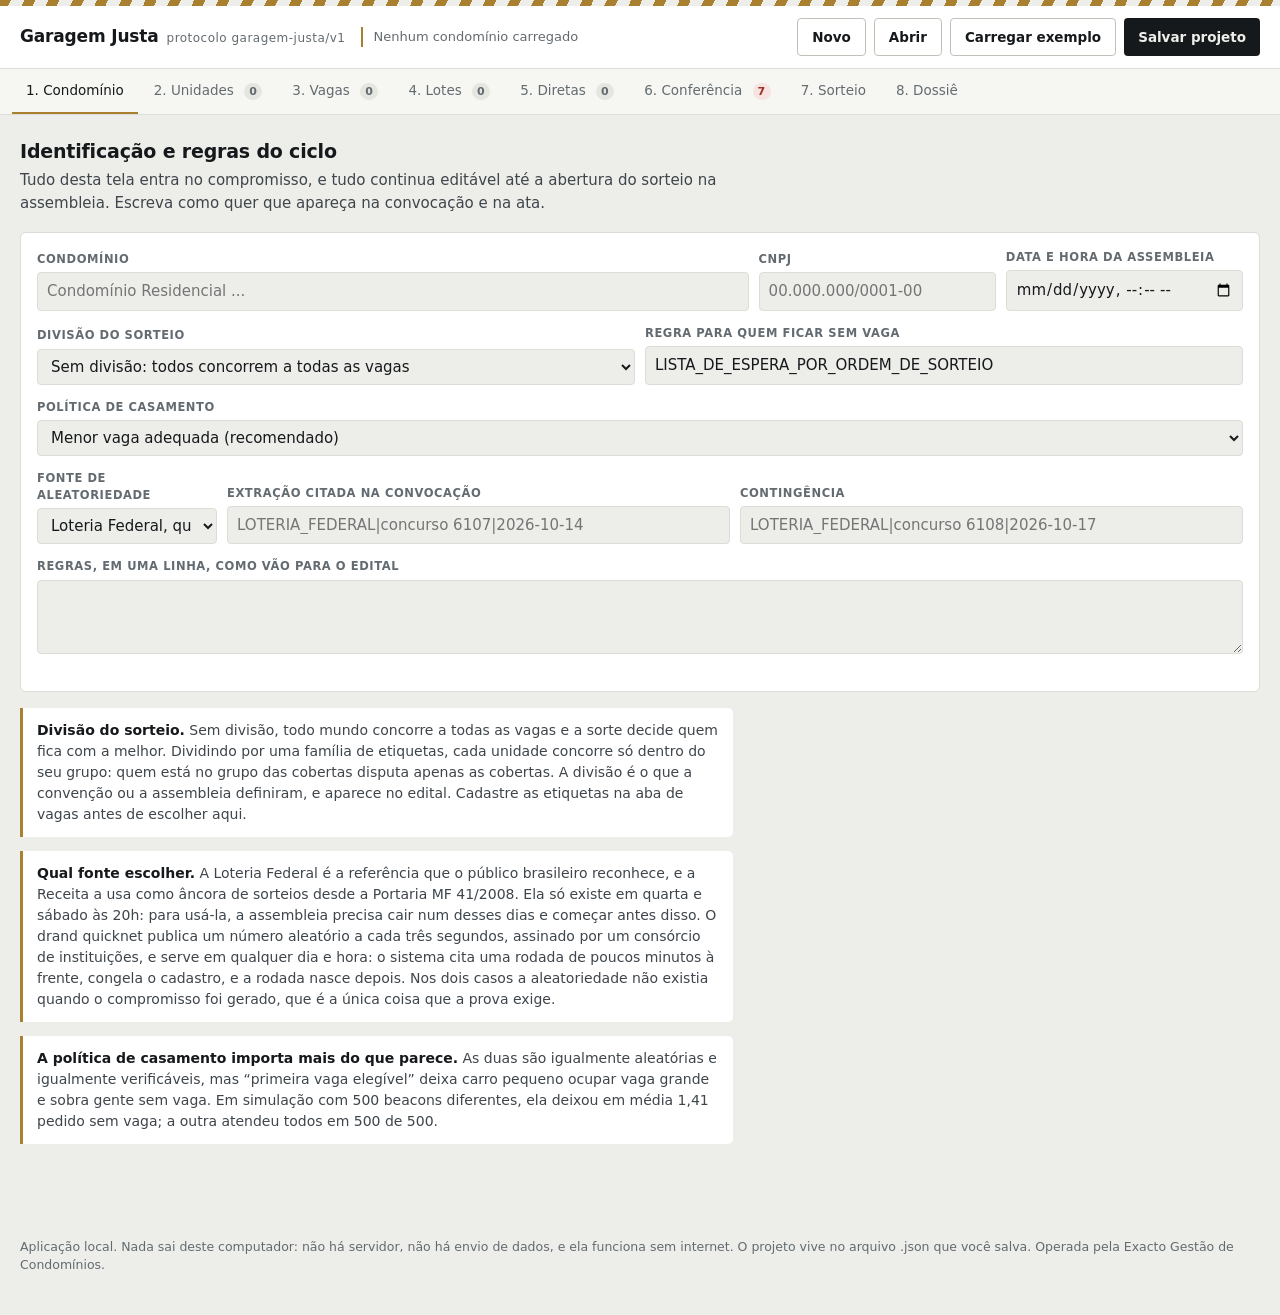
<file: app/index.html>
<!doctype html>
<html lang="pt-BR">
<head>
<meta charset="utf-8">
<meta name="viewport" content="width=device-width, initial-scale=1">
<title>Garagem Justa</title>
<link rel="stylesheet" href="app.css">
</head>
<body>

<div class="faixa"></div>

<header class="topo">
  <div class="topo-in">
    <div class="marca">Garagem Justa<span>protocolo garagem-justa/v1</span></div>
    <div class="ident" id="ident">Nenhum condomínio carregado</div>
    <div class="topo-acoes">
      <button class="b sec" id="btn-novo" type="button">Novo</button>
      <button class="b sec" id="btn-abrir" type="button">Abrir</button>
      <button class="b sec" id="btn-exemplo" type="button">Carregar exemplo</button>
      <button class="b" id="btn-salvar" type="button">Salvar projeto</button>
      <input type="file" id="arquivo-projeto" accept=".json,application/json" class="oculto">
    </div>
  </div>
</header>

<nav class="abas">
  <ul>
    <li><button type="button" data-aba="condominio" aria-current="true">1. Condomínio</button></li>
    <li><button type="button" data-aba="unidades">2. Unidades <span class="selo" id="selo-unidades">0</span></button></li>
    <li><button type="button" data-aba="vagas">3. Vagas <span class="selo" id="selo-vagas">0</span></button></li>
    <li><button type="button" data-aba="lotes">4. Lotes <span class="selo" id="selo-lotes">0</span></button></li>
    <li><button type="button" data-aba="diretas">5. Diretas <span class="selo" id="selo-diretas">0</span></button></li>
    <li><button type="button" data-aba="conferencia">6. Conferência <span class="selo" id="selo-conferencia">-</span></button></li>
    <li><button type="button" data-aba="sorteio">7. Sorteio</button></li>
    <li><button type="button" data-aba="dossie">8. Dossiê</button></li>
  </ul>
</nav>

<main>

<!-- 1 ------------------------------------------------------------------ -->
<section class="aba ativa" id="aba-condominio">
  <h2>Identificação e regras do ciclo</h2>
  <p class="sub">Tudo desta tela entra no compromisso, e tudo continua editável
  até a abertura do sorteio na assembleia. Escreva como quer que apareça na
  convocação e na ata.</p>

  <div class="cartao">
    <div class="linha">
      <div class="campo g"><label for="m-condominio">Condomínio</label>
        <input type="text" id="m-condominio" data-meta="condominio" placeholder="Condomínio Residencial ..."></div>
      <div class="campo"><label for="m-cnpj">CNPJ</label>
        <input type="text" id="m-cnpj" data-meta="cnpj" placeholder="00.000.000/0001-00"></div>
      <div class="campo"><label for="m-assembleia">Data e hora da assembleia</label>
        <input type="datetime-local" id="m-assembleia" data-meta="assembleia"></div>
    </div>
    <div class="linha">
      <div class="campo g"><label for="m-agrupamento">Divisão do sorteio</label>
        <select id="m-agrupamento" data-meta="agrupamento"></select></div>
      <div class="campo g"><label for="m-semvaga">Regra para quem ficar sem vaga</label>
        <input type="text" id="m-semvaga" data-meta="sem_vaga" placeholder="LISTA_DE_ESPERA_POR_ORDEM_DE_SORTEIO"></div>
    </div>
    <div class="linha">
      <div class="campo"><label for="m-politica">Política de casamento</label>
        <select id="m-politica" data-meta="politica_casamento">
          <option value="MENOR_ADEQUADO">Menor vaga adequada (recomendado)</option>
          <option value="PRIMEIRO_ELEGIVEL">Primeira vaga elegível</option>
        </select></div>
    </div>
    <div class="linha">
      <div class="campo"><label for="m-fonte">Fonte de aleatoriedade</label>
        <select id="m-fonte" data-meta="fonte">
          <option value="LOTERIA_FEDERAL">Loteria Federal, quarta e sábado às 20h</option>
          <option value="DRAND_QUICKNET">drand quicknet, qualquer dia e hora</option>
        </select></div>
      <div class="campo g" id="campo-federal"><label for="m-beacon">Extração citada na convocação</label>
        <input type="text" id="m-beacon" data-meta="beacon" placeholder="LOTERIA_FEDERAL|concurso 6107|2026-10-14"></div>
      <div class="campo p oculto" id="campo-antecedencia"><label for="m-antecedencia">Minutos de antecedência</label>
        <input type="number" id="m-antecedencia" data-meta="antecedencia" min="2" max="120" step="1"></div>
      <div class="campo g"><label for="m-fallback">Contingência</label>
        <input type="text" id="m-fallback" data-meta="beacon_fallback" placeholder="LOTERIA_FEDERAL|concurso 6108|2026-10-17"></div>
    </div>
    <div class="linha">
      <div class="campo g"><label for="m-regras">Regras, em uma linha, como vão para o edital</label>
        <textarea id="m-regras" data-meta="regras" rows="3"></textarea></div>
    </div>
  </div>

  <div class="nota">
    <b>Divisão do sorteio.</b> Sem divisão, todo mundo concorre a todas as vagas
    e a sorte decide quem fica com a melhor. Dividindo por uma família de
    etiquetas, cada unidade concorre só dentro do seu grupo: quem está no grupo
    das cobertas disputa apenas as cobertas. A divisão é o que a convenção ou a
    assembleia definiram, e aparece no edital. Cadastre as etiquetas na aba de
    vagas antes de escolher aqui.
  </div>

  <div class="nota">
    <b>Qual fonte escolher.</b> A Loteria Federal é a referência que o público
    brasileiro reconhece, e a Receita a usa como âncora de sorteios desde a
    Portaria MF 41/2008. Ela só existe em quarta e sábado às 20h: para usá-la, a
    assembleia precisa cair num desses dias e começar antes disso. O drand
    quicknet publica um número aleatório a cada três segundos, assinado por um
    consórcio de instituições, e serve em qualquer dia e hora: o sistema cita uma
    rodada de poucos minutos à frente, congela o cadastro, e a rodada nasce
    depois. Nos dois casos a aleatoriedade não existia quando o compromisso foi
    gerado, que é a única coisa que a prova exige.
  </div>

  <div class="nota">
    <b>A política de casamento importa mais do que parece.</b> As duas são
    igualmente aleatórias e igualmente verificáveis, mas “primeira vaga elegível”
    deixa carro pequeno ocupar vaga grande e sobra gente sem vaga. Em simulação
    com 500 beacons diferentes, ela deixou em média 1,41 pedido sem vaga; a
    outra atendeu todos em 500 de 500.
  </div>
</section>

<!-- 2 ------------------------------------------------------------------ -->
<section class="aba" id="aba-unidades">
  <h2>Unidades</h2>
  <p class="sub">Quem concorre, com quantos pedidos e que tamanho de vaga o
  veículo exige. “Importar CSV” acrescenta ao que já existe e pula código
  repetido; “substituir por CSV” apaga o cadastro e põe o arquivo no lugar. Em “pedidos” vai o direito da unidade: vaga já destinada na aba
  de atribuições diretas consome um pedido automaticamente, e a unidade concorre
  com o que sobrar.</p>

  <div class="linha">
    <button class="b sec" id="u-add" type="button">Adicionar unidade</button>
    <button class="b sec" id="u-importar" type="button">Importar CSV</button>
    <button class="b sec" id="u-substituir" type="button">Substituir por CSV</button>
    <button class="b sec" id="u-modelo" type="button">Baixar modelo CSV</button>
    <input type="file" id="u-arquivo" accept=".csv,text/csv" class="oculto">
    <div class="campo busca"><input type="search" id="u-filtro" placeholder="filtrar por código, rótulo ou grupo"></div>
  </div>

  <div class="rolagem">
    <table>
      <thead><tr>
        <th>Código</th><th>Rótulo</th><th>Pedidos</th><th>Porte</th>
        <th id="u-th-grupo" class="oculto">Grupo</th>
        <th>Prioridade</th><th>Doc. conferido</th><th></th>
      </tr></thead>
      <tbody id="u-corpo"></tbody>
    </table>
  </div>
  <p class="sub" style="margin-top:10px" id="u-resumo"></p>
</section>

<!-- 3 ------------------------------------------------------------------ -->
<section class="aba" id="aba-vagas">
  <h2>Vagas e triagem dominial</h2>
  <p class="sub">Antes de sortear é preciso saber o que pode ser sorteado. Vaga
  com matrícula própria e vaga acessória determinada não entram no pool, e o
  sistema bloqueia. Vaga nova criada pelo condomínio entra aqui a qualquer
  momento, uma a uma ou por CSV, até a abertura do sorteio. Vaga acessível e qualquer outra retirada por deliberação
  saem do pool com motivo declarado, que vai para o edital.</p>

  <div class="cartao">
    <h3>Etiquetas das vagas</h3>
    <p class="sub" style="margin:0 0 12px">Cadastre as famílias que fizerem
    sentido para este condomínio e os valores de cada uma: Cobertura com coberta
    e descoberta, Nível com subsolo e térreo, o que for. Uma vaga pode receber
    um valor de cada família. Tudo isso entra no compromisso, de modo que
    ninguém pode dizer depois que a vaga era outra.</p>
    <div class="rolagem">
      <table>
        <thead><tr><th style="width:26%">Família</th><th>Valores, separados por vírgula</th><th style="width:44px"></th></tr></thead>
        <tbody id="f-corpo"></tbody>
      </table>
    </div>
    <div class="linha" style="margin-top:10px">
      <button class="b sec" id="f-add" type="button">Adicionar família</button>
      <button class="b sec" id="f-sugerir" type="button">Usar cobertura e nível</button>
    </div>
  </div>

  <div class="linha">
    <button class="b sec" id="v-add" type="button">Adicionar vaga</button>
    <button class="b sec" id="v-importar" type="button">Importar CSV</button>
    <button class="b sec" id="v-substituir" type="button">Substituir por CSV</button>
    <button class="b sec" id="v-modelo" type="button">Baixar modelo CSV</button>
    <input type="file" id="v-arquivo" accept=".csv,text/csv" class="oculto">
    <div class="campo busca"><input type="search" id="v-filtro" placeholder="filtrar por código, etiqueta, lote ou motivo"></div>
  </div>

  <div class="rolagem">
    <table>
      <thead><tr id="v-cabecalho">
        <th>Código</th><th>Porte</th><th>Classificação dominial</th>
        <th>Lote</th><th>Fora do pool</th><th>Motivo da retirada</th><th></th>
      </tr></thead>
      <tbody id="v-corpo"></tbody>
    </table>
  </div>
  <p class="sub" style="margin-top:10px" id="v-resumo"></p>

  <div class="nota">
    <b>A coluna “concorre em”.</b> Normalmente ela fica vazia e a vaga concorre
    no grupo da própria etiqueta. Preencha quando sobrar vaga de um grupo depois
    de atendidas todas as unidades dele: uma coberta excedente pode concorrer no
    grupo das descobertas, continuando coberta na descrição e na ata. A
    conferência avisa toda vez que isso acontece, porque a exceção precisa ir
    declarada no edital: quem for contemplado leva vantagem sobre os demais do
    grupo, e isso não pode ser decidido em silêncio.
  </div>
</section>

<!-- 4 ------------------------------------------------------------------ -->
<section class="aba" id="aba-lotes">
  <h2>Lotes</h2>
  <p class="sub">Vaga sem código de lote vira um lote sozinha. Vagas com o mesmo
  código de lote formam um conjunto, o caso típico de vagas presas. A capacidade
  diz quantas unidades cabem no lote: igual ao número de vagas quando o par é
  dividido entre dois moradores, ou 1 quando o box inteiro fica com uma unidade só.</p>

  <div class="rolagem">
    <table>
      <thead><tr>
        <th>Lote</th><th>Vagas</th><th>Porte</th><th>Capacidade</th>
        <th id="l-th-grupo" class="oculto">Grupo</th><th>Situação</th>
      </tr></thead>
      <tbody id="l-corpo"></tbody>
    </table>
  </div>
  <p class="sub" style="margin-top:10px" id="l-resumo"></p>
</section>

<!-- 5 ------------------------------------------------------------------ -->
<section class="aba" id="aba-diretas">
  <h2>Atribuições diretas</h2>
  <p class="sub">Vaga que já tem destino certo e por isso não é sorteada: laudo
  médico apresentado, decisão judicial, permuta homologada, direito reconhecido
  em assembleia. Cada linha retira a vaga do pool e consome um pedido da unidade,
  que continua concorrendo com o que sobrar. O motivo é obrigatório e vai para o
  edital e para a ata, exatamente como estiver escrito aqui.</p>

  <div class="linha">
    <button class="b sec" id="a-add" type="button">Adicionar atribuição</button>
  </div>

  <div class="rolagem">
    <table>
      <thead><tr>
        <th style="width:18%">Unidade</th><th style="width:16%">Vaga</th>
        <th>Motivo, com o fundamento</th><th style="width:44px"></th>
      </tr></thead>
      <tbody id="a-corpo"></tbody>
    </table>
  </div>
  <p class="sub" style="margin-top:10px" id="a-resumo"></p>

  <div class="nota">
    <b>Isto não é uma porta dos fundos.</b> Toda atribuição direta aparece no
    bloco da convocação com o nome da unidade, o código da vaga e o motivo, e é
    lida na abertura antes do sorteio. Quanto mais linhas aqui, menos vagas
    restam para os demais, e é por isso que cada uma precisa de fundamento que se
    sustente sozinho diante da assembleia.
  </div>
</section>

<!-- 6 ------------------------------------------------------------------ -->
<section class="aba" id="aba-conferencia">
  <h2>Conferência e abertura do sorteio</h2>
  <p class="sub">O cadastro fica aberto até aqui. Unidades, vagas, exceções e
  regras podem mudar a qualquer momento, inclusive com a assembleia já em curso,
  enquanto ela delibera. O congelamento é o primeiro ato do sorteio, feito diante
  de todos: ele cria o compromisso, e daí em diante nada mais muda. Como a
  aleatoriedade só chega depois, congelar na hora não enfraquece a prova.</p>

  <div class="cartao"><div class="checklist" id="c-lista"></div></div>

  <div class="cartao">
    <h3>Bloco para a convocação</h3>
    <p class="sub" style="margin:0 0 10px">Vai no edital, antes da assembleia.
    Não traz o compromisso, que ainda não existe: anuncia o método, a fonte de
    aleatoriedade, as vagas fora do sorteio e onde conferir depois.</p>
    <textarea id="c-edital" rows="12" readonly></textarea>
    <div class="linha" style="margin-top:10px">
      <button class="b sec" id="c-copiar-edital" type="button">Copiar bloco da convocação</button>
    </div>
  </div>

  <div class="linha">
    <button class="b" id="c-congelar" type="button">Abrir o sorteio e congelar</button>
    <button class="b sec oculto" id="c-descongelar" type="button">Reabrir o cadastro</button>
    <button class="b sec perigo oculto" id="c-anular" type="button">Anular o ciclo</button>
  </div>

  <div class="cartao oculto" id="c-resultado">
    <h3>Compromisso gerado</h3>
    <dl class="kv">
      <dt>Commit</dt><dd id="c-commit">-</dd>
      <dt>Congelado em</dt><dd id="c-quando">-</dd>
      <dt>Fonte declarada</dt><dd id="c-fonte">-</dd>
      <dt>Pedidos</dt><dd id="c-pedidos">-</dd>
      <dt>Capacidade</dt><dd id="c-capacidade">-</dd>
    </dl>
    <h3>Para ler em voz alta e lançar na ata, antes de apurar</h3>
    <textarea id="c-abertura" rows="11" readonly></textarea>
    <div class="linha" style="margin-top:10px">
      <button class="b sec" id="c-copiar-abertura" type="button">Copiar bloco da abertura</button>
      <button class="b sec" id="c-baixar-payload" type="button">Baixar payload</button>
    </div>
  </div>
</section>

<!-- 7 ------------------------------------------------------------------ -->
<section class="aba" id="aba-sorteio">
  <h2>Sorteio</h2>
  <p class="sub">A aleatoriedade vem de fora e chega depois do compromisso. O
  sistema só a transcreve, deriva a semente e apura. Nada aqui usa relógio,
  sessão ou número aleatório do navegador.</p>

  <div class="cartao" id="s-bloqueio">
    <p class="sub" style="margin:0">Abra o sorteio na aba de conferência antes de apurar.</p>
  </div>

  <div class="cartao oculto" id="s-painel">
    <div id="s-federal">
      <h3>Prêmios da Loteria Federal</h3>
      <div class="linha">
        <div class="campo p"><label for="p1">1º prêmio</label><input type="text" id="p1" inputmode="numeric" maxlength="6"></div>
        <div class="campo p"><label for="p2">2º prêmio</label><input type="text" id="p2" inputmode="numeric" maxlength="6"></div>
        <div class="campo p"><label for="p3">3º prêmio</label><input type="text" id="p3" inputmode="numeric" maxlength="6"></div>
        <div class="campo p"><label for="p4">4º prêmio</label><input type="text" id="p4" inputmode="numeric" maxlength="6"></div>
        <div class="campo p"><label for="p5">5º prêmio</label><input type="text" id="p5" inputmode="numeric" maxlength="6"></div>
      </div>
      <p class="sub" style="margin:0">Zero à esquerda pode ser digitado ou não: 064423 e 64423 dão o mesmo resultado.</p>
    </div>

    <div id="s-drand" class="oculto">
      <h3>Rodada do drand citada no compromisso</h3>
      <dl class="kv">
        <dt>Rodada</dt><dd id="dr-rodada">-</dd>
        <dt>Publicação prevista</dt><dd id="dr-quando">-</dd>
        <dt>Endereço público</dt><dd id="dr-url">-</dd>
      </dl>
      <div class="linha">
        <div class="campo g"><label for="dr-valor">Aleatoriedade da rodada, 64 caracteres hexadecimais</label>
          <input type="text" id="dr-valor" spellcheck="false" autocomplete="off"></div>
        <div class="campo p"><label>&nbsp;</label>
          <button class="b sec" id="dr-buscar" type="button">Buscar na internet</button></div>
      </div>
      <p class="sub" style="margin:0">Projete o endereço acima na tela: qualquer
      pessoa presente pode abri-lo no próprio celular e conferir que o número
      transcrito é o mesmo. Sem internet, digite à mão.</p>
    </div>

    <div class="linha" style="margin-top:14px">
      <button class="b" id="s-rodar" type="button">Apurar</button>
      <button class="b sec" id="s-apresentar" type="button" disabled>Modo apresentação</button>
    </div>

    <div class="oculto" id="s-saida">
      <h3>Apuração</h3>
      <dl class="kv">
        <dt>Fonte</dt><dd id="s-fonte">-</dd>
        <dt>Beacon</dt><dd id="s-beacon">-</dd>
        <dt>Semente</dt><dd id="s-semente">-</dd>
        <dt>Hash do resultado</dt><dd id="s-hash">-</dd>
      </dl>
      <div class="rolagem" style="max-height:46vh;margin-top:12px">
        <table>
          <thead><tr><th>Pedido</th><th>Unidade</th><th id="s-th-grupo" class="oculto">Grupo</th><th>Lote</th><th>Vaga</th></tr></thead>
          <tbody id="s-corpo"></tbody>
        </table>
      </div>
    </div>
  </div>
</section>

<!-- 8 ------------------------------------------------------------------ -->
<section class="aba" id="aba-dossie">
  <h2>Dossiê probatório</h2>
  <p class="sub">Os arquivos que sustentam a deliberação se alguém questionar.
  Guarde junto com a ata e mantenha por dez anos.</p>

  <div class="cartao">
    <h3>Cadeia de eventos</h3>
    <p class="sub" style="margin:0 0 10px">Cada evento carrega o hash do anterior.
    Alterar qualquer linha muda o hash final, que é o que vai assinado na ata.</p>
    <div class="rolagem" style="max-height:34vh">
      <table>
        <thead><tr><th>#</th><th>Quando</th><th>Evento</th><th>Hash</th></tr></thead>
        <tbody id="d-log"></tbody>
      </table>
    </div>
    <dl class="kv" style="margin-top:12px"><dt>Hash final</dt><dd id="d-hashfinal">-</dd></dl>
  </div>

  <div class="cartao">
    <h3>Exportar</h3>
    <div class="linha">
      <button class="b sec" id="d-payload" type="button">payload.txt</button>
      <button class="b sec" id="d-resultado" type="button">resultado.txt</button>
      <button class="b sec" id="d-ata" type="button">trecho-da-ata.md</button>
      <button class="b sec" id="d-planilha" type="button">resultado.csv</button>
      <button class="b sec" id="d-cadeia" type="button">cadeia-de-eventos.txt</button>
      <button class="b" id="d-tudo" type="button">Projeto completo (.json)</button>
    </div>
  </div>

  <div class="nota">
    <b>O verificador anda junto.</b> Publique <span class="mono">verificador.html</span>
    em endereço acessível, registre o SHA-256 dele na ata e cite o endereço. É o
    que permite a um condômino refazer a conta sozinho, e é o que transforma a
    alegação de fraude em algo que se responde com um arquivo em vez de com a
    palavra do síndico.
  </div>
</section>

</main>

<footer class="rodape">
  Aplicação local. Nada sai deste computador: não há servidor, não há envio de
  dados, e ela funciona sem internet. O projeto vive no arquivo .json que você
  salva. Operada pela Exacto Gestão de Condomínios.
</footer>

<!-- telão ------------------------------------------------------------- -->
<div id="apresentacao">
  <div class="ap-topo">
    <div class="ap-ident">
      <div class="ap-sobre" id="ap-sobre">Assembleia</div>
      <h2 id="ap-titulo">Sorteio de vagas de garagem</h2>
      <div class="ap-cond" id="ap-cond"></div>
    </div>
    <div class="ap-meta" id="ap-meta"></div>
  </div>
  <div class="ap-corpo"><div id="ap-lista"></div></div>
  <div class="ap-rodape">
    <button class="b" id="ap-proximo" type="button">Revelar próxima</button>
    <button class="b sec" id="ap-todas" type="button">Revelar todas</button>
    <span class="progresso" id="ap-progresso"></span>
    <button class="b sec" id="ap-fechar" type="button" style="margin-left:auto">Fechar</button>
  </div>
</div>

<div id="aviso-flutuante"></div>

<script src="../core/sorteio.browser.js"></script>
<script src="app.js"></script>
</body>
</html>
</file>
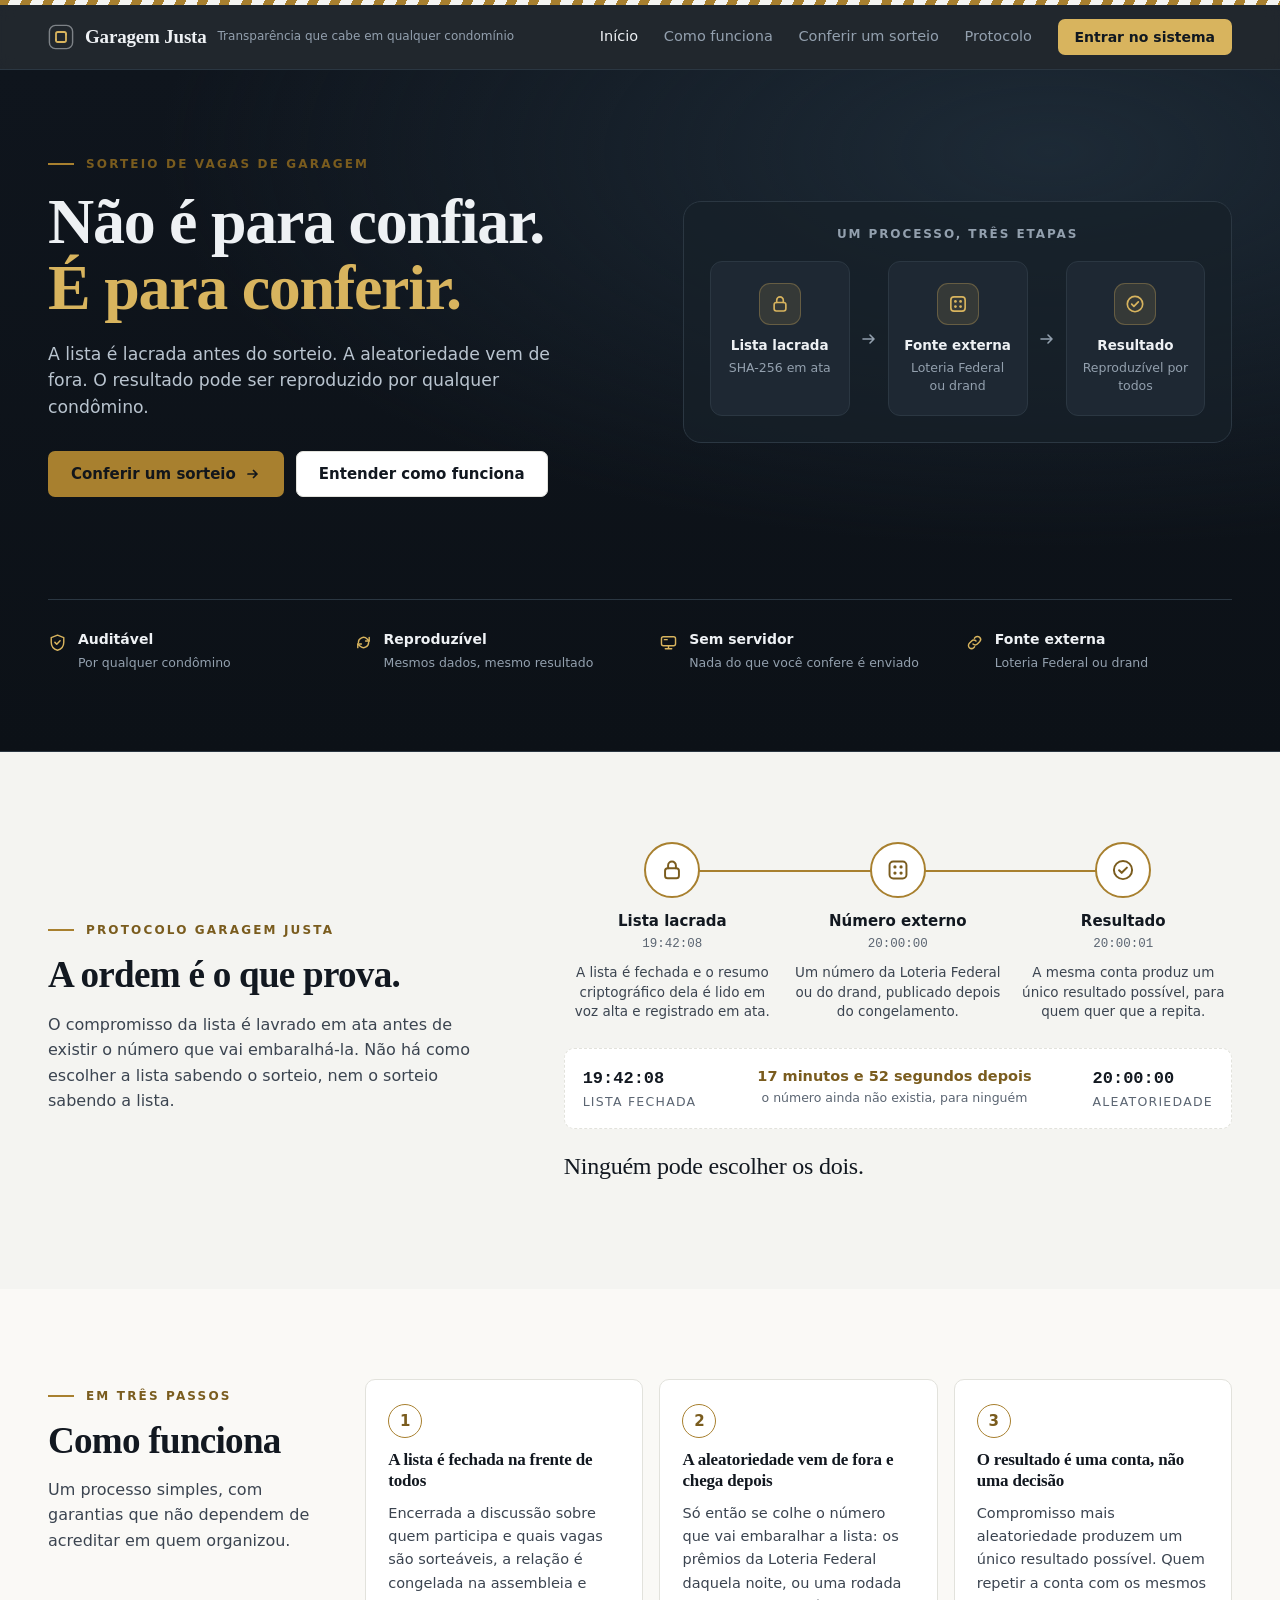
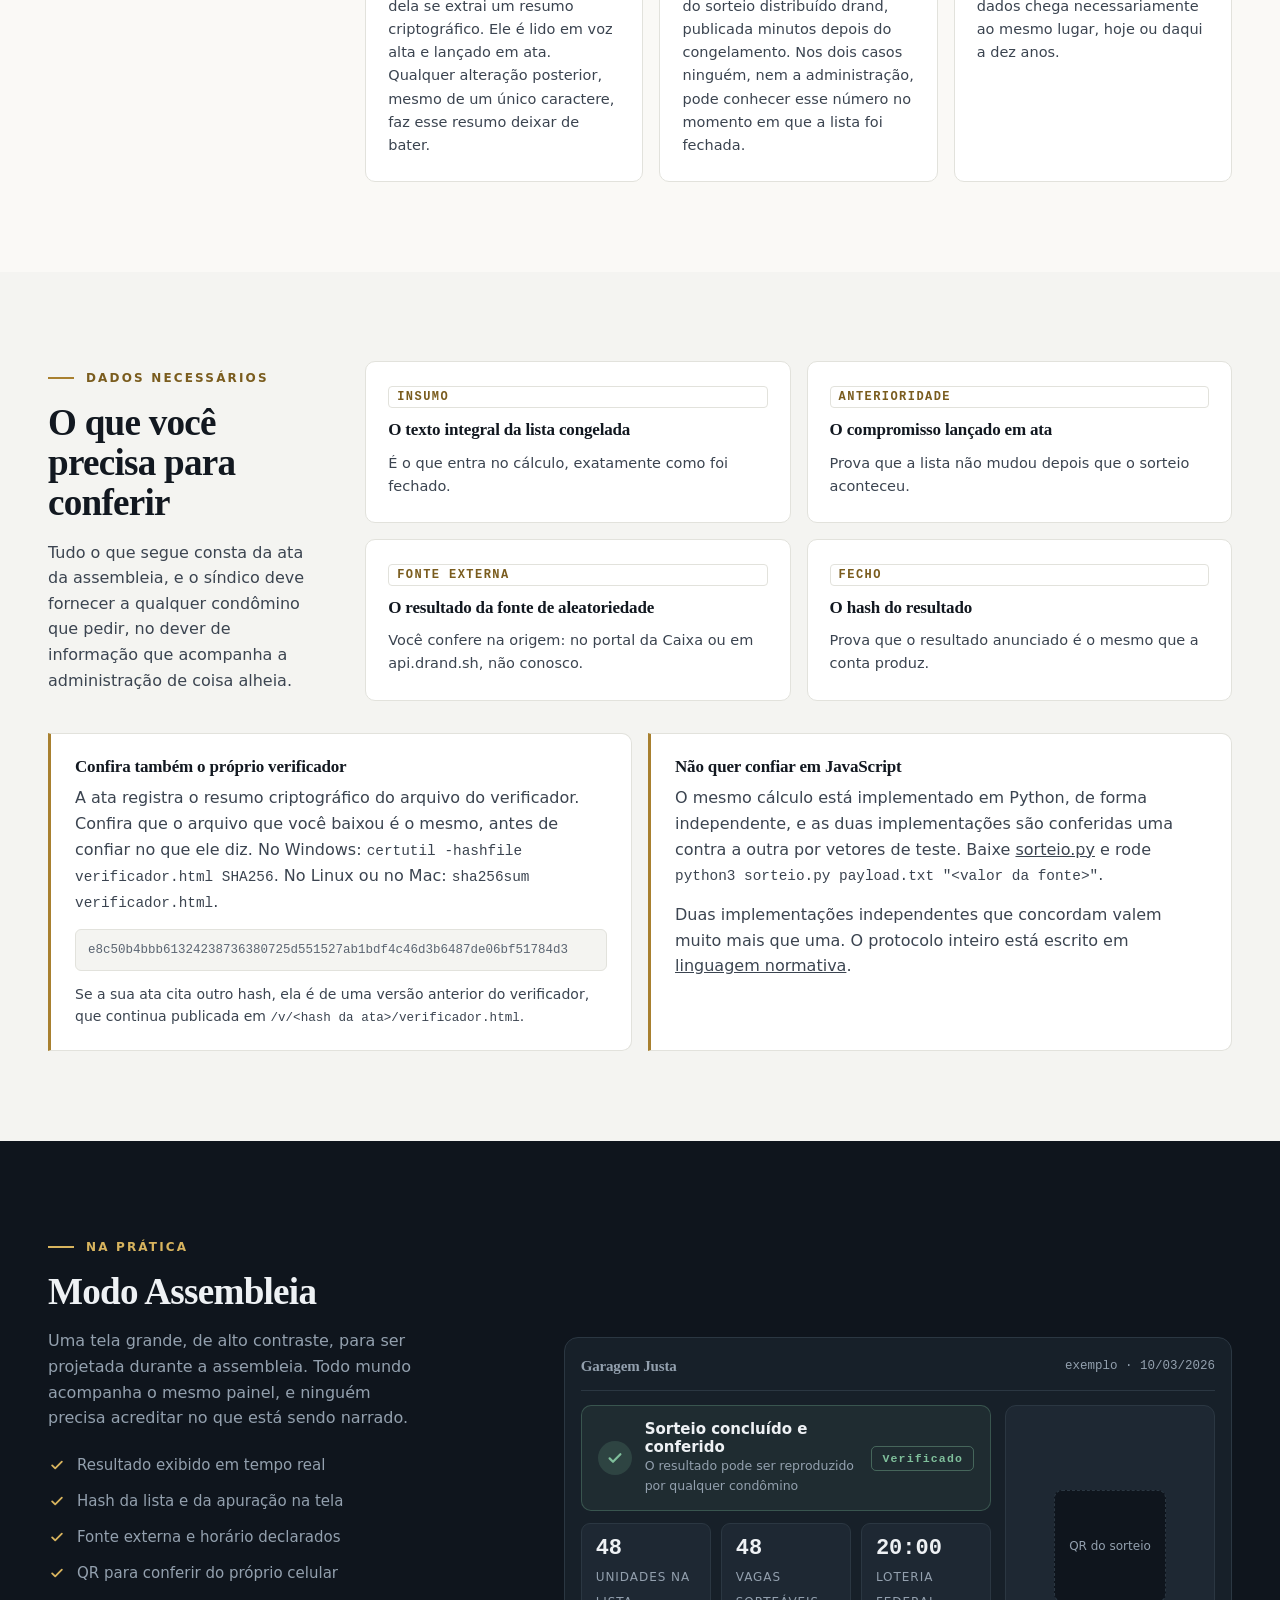
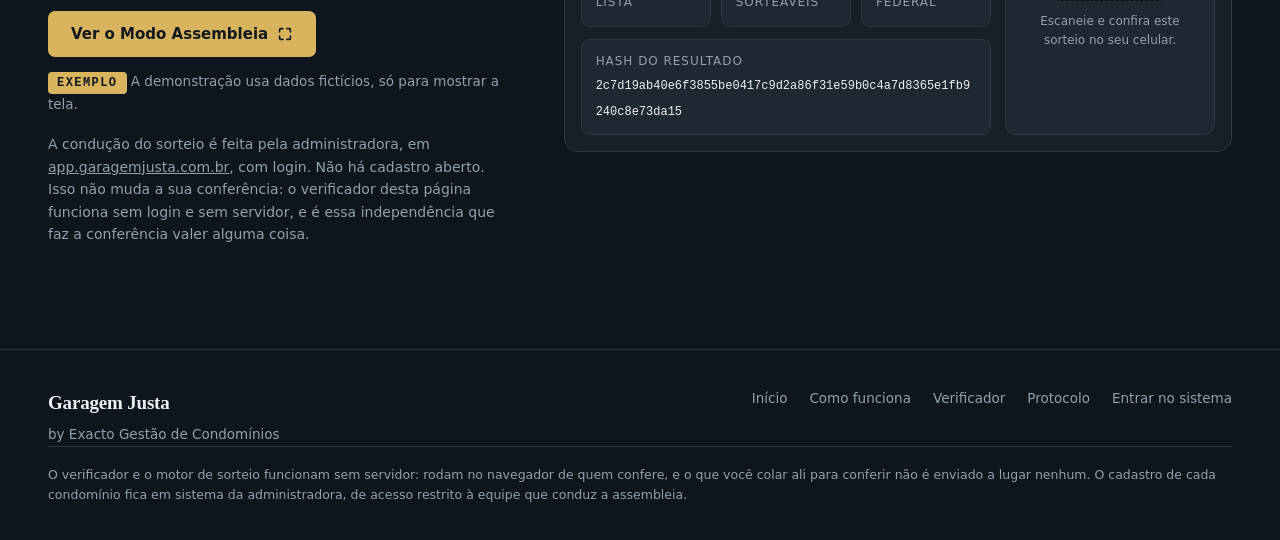
<file: site/index.html>
<!doctype html>
<html lang="pt-BR">
<head>
<meta charset="utf-8">
<meta name="viewport" content="width=device-width, initial-scale=1">
<title>Garagem Justa — sorteio de vagas de garagem verificável</title>
<meta name="description" content="A lista é lacrada antes do sorteio, a aleatoriedade vem de fora e o resultado pode ser reproduzido por qualquer condômino.">
<meta name="color-scheme" content="light dark">
<style>/* ===================================================================
   Garagem Justa — página inicial
   Identidade Exacto: grafite, azul acinzentado, off-white, dourado.
   Nada aqui toca o motor, o protocolo ou o verificador.
   =================================================================== */

:root{
  --ground:#f4f4f1;
  --painel:#ffffff;
  --painel2:#faf9f6;
  --tinta:#121820;
  --tinta2:#3b4450;
  --apagado:#5b6572;
  --regua:#e2e2dc;
  --ouro:#a8802f;
  --ouro-tinta:#7a5c1e;
  --escuro:#0f151d;
  --escuro2:#172029;
  --escuro3:#1e2833;
  --escuro-regua:#2b3742;
  --escuro-tinta:#eef1f4;
  --escuro-apagado:#93a0ae;
  --ouro-escuro:#d8b45e;
  --certo:#2f6b4f;
  --certo-escuro:#7fbf9b;
  --serif:ui-serif,Georgia,Cambria,"Times New Roman",serif;
  --sans:system-ui,-apple-system,"Segoe UI",Roboto,Helvetica,Arial,sans-serif;
  --mono:ui-monospace,SFMono-Regular,"SF Mono",Menlo,Consolas,monospace;
  --borda:10px;
  --gutter:clamp(20px,4vw,48px);
}

@media (prefers-color-scheme:dark){
  :root:not([data-tema="claro"]){
    --ground:#0c1117;
    --painel:#141c25;
    --painel2:#111922;
    --tinta:#eef1f4;
    --tinta2:#c4ccd5;
    --apagado:#8d99a6;
    --regua:#26313c;
    --ouro:#d8b45e;
    --ouro-tinta:#e2c98a;
    --certo:#7fbf9b;
  }
}

*{box-sizing:border-box}
html{scroll-behavior:smooth}
body{margin:0;background:var(--ground);color:var(--tinta);
  font:16px/1.6 var(--sans);-webkit-font-smoothing:antialiased}
a{color:inherit}
:focus-visible{outline:2px solid var(--ouro);outline-offset:3px;border-radius:3px}

.env{max-width:1440px;margin:0 auto;padding-inline:var(--gutter)}
.serif{font-family:var(--serif)}
.mono{font-family:var(--mono)}

/* ---------- faixas ---------- */
.faixa-marca{height:5px;background:repeating-linear-gradient(115deg,var(--ouro) 0 9px,transparent 9px 20px)}
.bloco{padding-block:clamp(56px,7vw,96px)}
.bloco-claro{background:var(--ground)}
.bloco-painel{background:var(--painel2)}
.bloco-escuro{background:var(--escuro);color:var(--escuro-tinta)}

.olho{display:inline-flex;align-items:center;gap:12px;font:600 12px var(--sans);
  letter-spacing:.18em;text-transform:uppercase;color:var(--ouro-tinta);margin-bottom:18px}
.olho::before{content:"";width:26px;height:2px;background:var(--ouro)}
.bloco-escuro .olho{color:var(--ouro-escuro)}
.bloco-escuro .olho::before{background:var(--ouro-escuro)}

h1,h2,h3{font-family:var(--serif);font-weight:600;letter-spacing:-.02em;margin:0}
h1{font-size:clamp(38px,5vw,78px);line-height:1.03}
h2{font-size:clamp(28px,2.9vw,50px);line-height:1.08}
h3{font-size:clamp(17px,1.15vw,21px);line-height:1.25;letter-spacing:-.01em}
p{margin:0 0 14px;color:var(--tinta2)}
.bloco-escuro p{color:var(--escuro-apagado)}

/* ---------- topo ---------- */
.topo{position:sticky;top:0;z-index:40;background:rgba(15,21,29,.92);
  border-bottom:1px solid var(--escuro-regua);color:var(--escuro-tinta);
  backdrop-filter:saturate(140%) blur(8px)}
.topo .env{display:flex;align-items:center;gap:18px;min-height:64px;flex-wrap:wrap}
.marca{display:flex;align-items:center;gap:11px;text-decoration:none;flex:none}
.marca b{font-family:var(--serif);font-size:19px;font-weight:600;letter-spacing:-.01em}
.marca small{color:var(--escuro-apagado);font-size:12px;display:none}
@media (min-width:1080px){ .marca small{display:inline} }
.topo nav{margin-left:auto;display:flex;align-items:center;flex-wrap:wrap;justify-content:flex-end;
  gap:clamp(14px,2vw,28px);font-size:14.5px;min-width:0}
@media (max-width:719px){ .topo nav a:not(.btn){display:none} }
.topo nav a{color:var(--escuro-apagado);text-decoration:none}
.topo nav a:hover{color:var(--escuro-tinta)}
.topo nav a[aria-current]{color:var(--escuro-tinta)}

.btn{display:inline-flex;align-items:center;justify-content:center;gap:9px;
  border-radius:7px;padding:13px 22px;font:600 15px var(--sans);text-decoration:none;
  border:1px solid transparent;cursor:pointer;transition:transform .15s ease,opacity .15s ease}
.btn:hover{transform:translateY(-1px)}
.btn-ouro{background:var(--ouro);color:#12161b}
.bloco-escuro .btn-ouro,.topo .btn-ouro{background:var(--ouro-escuro);color:#111820}
.btn-linha{border-color:var(--regua);color:var(--tinta);background:var(--painel)}
.bloco-escuro .btn-linha,.topo .btn-linha{border-color:var(--escuro-regua);color:var(--escuro-tinta);background:transparent}
.btn-peq{padding:9px 16px;font-size:14px}

/* ---------- herói ---------- */
.heroi{background:
   radial-gradient(120% 100% at 82% 12%, #1d2a36 0%, transparent 58%),
   linear-gradient(180deg,#0f151d 0%,#0c1117 100%);
  color:var(--escuro-tinta);border-bottom:1px solid var(--escuro-regua)}
.heroi .env{display:grid;gap:clamp(32px,5vw,64px);padding-block:clamp(48px,6vw,86px);align-items:center}
@media (min-width:1000px){ .heroi .env{grid-template-columns:1.02fr .98fr} }
.heroi .env>*{min-width:0}
.heroi h1 .ouro{color:var(--ouro-escuro);display:block}
.heroi .sub{font-size:clamp(16.5px,1.35vw,19px);line-height:1.55;color:#b9c4cf;max-width:46ch;margin:20px 0 30px}
.heroi .ctas{display:flex;flex-wrap:wrap;gap:12px}
.selos{grid-column:1/-1;display:grid;grid-template-columns:repeat(2,minmax(0,1fr));
  gap:20px clamp(26px,3vw,56px);margin-top:clamp(26px,3vw,44px);
  padding-top:clamp(22px,2.4vw,32px);border-top:1px solid var(--escuro-regua)}
@media (min-width:760px){ .selos{grid-template-columns:repeat(4,minmax(0,1fr))} }
.selo{display:flex;gap:11px;align-items:flex-start}
.selo svg{flex:none;margin-top:2px;color:var(--ouro-escuro)}
.selo b{display:block;font:600 clamp(14px,.9vw,16px) var(--sans);color:var(--escuro-tinta);margin-bottom:2px}
.selo span{font-size:clamp(12.5px,.78vw,14px);color:var(--escuro-apagado);line-height:1.4}

/* painel de três etapas do herói */
.vitrine{background:rgba(23,32,41,.72);border:1px solid var(--escuro-regua);
  border-radius:18px;padding:clamp(22px,2vw,34px)}
.vitrine .titulo{font:600 12px var(--sans);letter-spacing:.16em;text-transform:uppercase;
  color:var(--escuro-apagado);text-align:center;margin-bottom:20px}
.etapas{display:flex;align-items:stretch;gap:10px}
.etapa{flex:1;background:var(--escuro3);border:1px solid var(--escuro-regua);
  border-radius:12px;padding:clamp(18px,1.6vw,26px) clamp(12px,1.2vw,18px);
  text-align:center;min-width:0}
.etapa .ic{width:42px;height:42px;margin:0 auto 12px;border-radius:11px;
  background:rgba(216,180,94,.12);border:1px solid rgba(216,180,94,.3);
  display:flex;align-items:center;justify-content:center;color:var(--ouro-escuro)}
.etapa b{display:block;font:600 clamp(13.5px,.92vw,16px) var(--sans);
  color:var(--escuro-tinta);margin-bottom:6px}
.etapa span{display:block;font-size:clamp(12.5px,.8vw,14px);line-height:1.45;
  color:var(--escuro-apagado);overflow-wrap:anywhere}
.seta{align-self:center;color:var(--escuro-apagado);flex:none}

/* ---------- linha do tempo ---------- */
.duasCol{display:grid;gap:clamp(28px,4vw,56px)}
.duasCol>*{min-width:0}
@media (min-width:1040px){ .duasColLargo{display:grid;gap:clamp(32px,3.4vw,64px);
  grid-template-columns:minmax(260px,.72fr) 2.28fr;align-items:start} }
.duasColLargo>*{min-width:0}
@media (min-width:940px){ .duasCol{grid-template-columns:.82fr 1.18fr;align-items:center} }
.tl{position:relative;min-width:0}
.tl-nos{display:grid;grid-template-columns:repeat(3,1fr);gap:8px;position:relative}
.tl-no{text-align:center;min-width:0}
.tl-bolha{width:56px;height:56px;margin:0 auto 14px;border-radius:50%;
  background:var(--painel);border:2px solid var(--ouro);
  display:flex;align-items:center;justify-content:center;color:var(--ouro-tinta);position:relative;z-index:2}
.tl-no b{display:block;font:600 15px var(--sans);margin-bottom:4px}
.tl-hora{font-family:var(--mono);font-size:12.5px;color:var(--apagado);margin-bottom:9px}
.tl-no p{font-size:13.5px;line-height:1.45;margin:0;max-width:24ch;margin-inline:auto}
.tl-linha{position:absolute;top:28px;left:16.6%;right:16.6%;height:2px;
  background:var(--regua);z-index:1;overflow:hidden}
.tl-linha i{display:block;height:100%;width:100%;background:var(--ouro);
  transform:scaleX(0);transform-origin:left center}
.reveal .tl-linha i{transform:scaleX(1);transition:transform .9s cubic-bezier(.65,0,.35,1) .15s}

.intervalo{margin-top:26px;border:1px dashed var(--regua);border-radius:var(--borda);
  padding:16px 18px;display:flex;flex-wrap:wrap;align-items:center;gap:10px 18px;background:var(--painel)}
.intervalo .par{display:flex;flex-direction:column}
.intervalo .par b{font-family:var(--mono);font-size:17px}
.intervalo .par span{font-size:12.5px;letter-spacing:.1em;text-transform:uppercase;color:var(--apagado)}
.intervalo .meio{flex:1;text-align:center;min-width:180px}
.intervalo .meio b{display:block;font:600 14.5px var(--sans);color:var(--ouro-tinta)}
.intervalo .meio span{font-size:12.5px;color:var(--apagado)}
.fecho{margin-top:18px;font-family:var(--serif);font-size:clamp(19px,2vw,24px);
  color:var(--tinta);letter-spacing:-.01em}

/* ---------- grades de cartão ---------- */
.grade{display:grid;gap:16px}
@media (min-width:760px){ .g3{grid-template-columns:repeat(3,1fr)} .g2{grid-template-columns:repeat(2,1fr)} }
@media (min-width:1060px){ .g4{grid-template-columns:repeat(4,1fr)} }
@media (min-width:640px) and (max-width:1059px){ .g4{grid-template-columns:repeat(2,1fr)} }
.cartao{background:var(--painel);border:1px solid var(--regua);border-radius:var(--borda);
  padding:24px 22px;display:flex;flex-direction:column;gap:11px}
.cartao .topo-cartao{display:flex;align-items:center;justify-content:space-between;gap:12px}
.num{width:34px;height:34px;border-radius:50%;border:1px solid var(--ouro);color:var(--ouro-tinta);
  display:flex;align-items:center;justify-content:center;font:600 15px var(--sans);flex:none}
.cartao svg{color:var(--ouro)}
.cartao p{font-size:clamp(14.5px,.95vw,16px);margin:0}
.etiqueta{display:inline-block;font:600 12px var(--mono);letter-spacing:.12em;text-transform:uppercase;
  color:var(--ouro-tinta);border:1px solid var(--regua);border-radius:4px;padding:3px 8px}

/* ---------- modo assembleia (vitrine) ---------- */
.tela{background:var(--escuro2);border:1px solid var(--escuro-regua);border-radius:14px;
  padding:16px;display:grid;gap:14px}
@media (min-width:860px){ .tela{grid-template-columns:1fr 210px} }
.tela-barra{grid-column:1/-1;display:flex;flex-wrap:wrap;gap:10px;align-items:center;
  padding-bottom:12px;border-bottom:1px solid var(--escuro-regua);font-size:12.5px;color:var(--escuro-apagado)}
.tela-barra .marca b{font-size:15px}
.tela-barra .dir{margin-left:auto;font-family:var(--mono)}
.tela-ok{display:flex;align-items:center;gap:13px;background:rgba(127,191,155,.08);
  border:1px solid rgba(127,191,155,.28);border-radius:10px;padding:14px 16px}
.tela-ok .bola{width:34px;height:34px;border-radius:50%;background:rgba(127,191,155,.16);
  display:flex;align-items:center;justify-content:center;color:var(--certo-escuro);flex:none}
.tela-ok b{display:block;font:600 15px var(--sans);color:var(--escuro-tinta)}
.tela-ok span{font-size:12.5px;color:var(--escuro-apagado)}
.tela-ok .verificado{margin-left:auto;font:600 11.5px var(--mono);letter-spacing:.1em;
  color:var(--certo-escuro);border:1px solid rgba(127,191,155,.4);border-radius:5px;padding:5px 10px;white-space:nowrap}
.tela-num{display:grid;gap:10px;grid-template-columns:repeat(2,1fr)}
@media (min-width:620px){ .tela-num{grid-template-columns:repeat(3,1fr)} }
.tela-num div{background:var(--escuro3);border:1px solid var(--escuro-regua);border-radius:9px;padding:12px 14px}
.tela-num b{display:block;font-family:var(--mono);font-size:22px;color:var(--escuro-tinta);line-height:1.2}
.tela-num span{font-size:12px;letter-spacing:.08em;text-transform:uppercase;color:var(--escuro-apagado)}
.tela-hash{background:var(--escuro3);border:1px solid var(--escuro-regua);border-radius:9px;padding:12px 14px}
.tela-hash span{display:block;font-size:12px;letter-spacing:.08em;text-transform:uppercase;color:var(--escuro-apagado)}
.tela-hash code{font-family:var(--mono);font-size:12px;color:var(--escuro-tinta);overflow-wrap:anywhere}
.qr{background:var(--escuro3);border:1px solid var(--escuro-regua);border-radius:11px;
  padding:16px;text-align:center;display:flex;flex-direction:column;gap:10px;align-items:center;justify-content:center}
.qr .quadro{width:112px;height:112px;border-radius:8px;background:var(--escuro);
  border:1px dashed var(--escuro-regua);display:flex;align-items:center;justify-content:center;
  color:var(--escuro-apagado);font-size:12px;text-align:center;padding:8px}
.qr p{font-size:12px;margin:0;color:var(--escuro-apagado)}
.lista-check{list-style:none;padding:0;margin:22px 0 0;display:grid;gap:12px}
.lista-check li{display:flex;gap:11px;align-items:flex-start;font-size:15px;color:var(--escuro-apagado)}
.lista-check svg{flex:none;margin-top:3px;color:var(--ouro-escuro)}

.exemplo{display:inline-flex;align-items:center;gap:7px;font:600 12px var(--mono);
  letter-spacing:.12em;text-transform:uppercase;color:#12161b;background:var(--ouro-escuro);
  border-radius:4px;padding:4px 9px}

/* ---------- conferir ---------- */
.hash-cartao{background:var(--painel);border:1px solid var(--regua);border-left:3px solid var(--ouro);
  border-radius:0 var(--borda) var(--borda) 0;padding:22px 24px}
.hash-cartao .valor{font-family:var(--mono);font-size:12.5px;overflow-wrap:anywhere;color:var(--apagado);
  background:var(--ground);border:1px solid var(--regua);border-radius:6px;padding:10px 12px;margin:12px 0}
code{font-family:var(--mono);font-size:.9em}

/* ---------- rodapé ---------- */
.rodape{background:var(--escuro);color:var(--escuro-apagado);border-top:1px solid var(--escuro-regua);
  padding-block:38px;font-size:13.5px}
.rodape .env{display:flex;flex-wrap:wrap;gap:22px 40px;align-items:flex-start}
.rodape nav{margin-left:auto;display:flex;gap:22px}
.rodape a{color:var(--escuro-apagado);text-decoration:none}
.rodape a:hover{color:var(--escuro-tinta)}
.rodape .fim{margin-top:24px;padding-top:18px;border-top:1px solid var(--escuro-regua);
  font-size:12.5px;line-height:1.6}

/* ---------- entrada dos elementos ---------- */
.sobe{opacity:0;transform:translateY(18px)}
.reveal.sobe,.reveal .sobe{opacity:1;transform:none;
  transition:opacity .5s ease,transform .55s cubic-bezier(.2,.65,.3,1)}
.reveal .d1{transition-delay:.06s} .reveal .d2{transition-delay:.12s}
.reveal .d3{transition-delay:.18s} .reveal .d4{transition-delay:.24s}

.cadeado .arco{transform-origin:12px 10px;transform:translateY(-3px) rotate(-14deg)}
.reveal .cadeado .arco{transform:none;transition:transform .5s cubic-bezier(.4,1.4,.5,1) .25s}

.surge{opacity:0;transform:translateY(-22px)}
.reveal .surge{opacity:1;transform:none;transition:opacity .45s ease .5s,transform .6s cubic-bezier(.2,.7,.3,1) .5s}

.cresce{opacity:0;transform:scale(.93)}
.reveal .cresce{opacity:1;transform:none;transition:opacity .4s ease .95s,transform .5s cubic-bezier(.2,.8,.3,1) .95s}

@media (prefers-reduced-motion:reduce){
  html{scroll-behavior:auto}
  .sobe,.surge,.cresce{opacity:1;transform:none;transition:none}
  .tl-linha i{transform:scaleX(1);transition:none}
  .cadeado .arco{transform:none;transition:none}
  .btn:hover{transform:none}
}

/* ---------- modo assembleia em tela cheia ---------- */
.palco{position:fixed;inset:0;z-index:90;background:#080c11;color:#f2f5f8;
  display:none;flex-direction:column;padding:clamp(20px,3vw,44px);overflow-y:auto}
.palco[data-aberto]{display:flex}
.palco-topo{display:flex;flex-wrap:wrap;align-items:center;gap:14px;
  padding-bottom:18px;border-bottom:1px solid #232e3a}
.palco-topo .cond{font-family:var(--serif);font-size:clamp(22px,2.4vw,34px);font-weight:600}
.palco-topo .meta{font-family:var(--mono);font-size:clamp(12px,1vw,15px);color:#8e9bab}
.palco-topo .fim{margin-left:auto;display:flex;gap:10px;align-items:center}
.palco-corpo{flex:1;display:grid;gap:clamp(18px,2.4vw,34px);align-content:center;padding-block:clamp(18px,3vw,40px)}
@media (min-width:1100px){ .palco-corpo{grid-template-columns:1.15fr .85fr;align-items:center} }
.passos{display:grid;gap:14px}
.passo-linha{display:flex;align-items:center;gap:16px;padding:16px 20px;border-radius:12px;
  background:#111923;border:1px solid #232e3a}
.passo-linha .bola{width:40px;height:40px;border-radius:50%;flex:none;
  display:flex;align-items:center;justify-content:center;
  background:rgba(216,180,94,.12);border:1px solid rgba(216,180,94,.32);color:var(--ouro-escuro)}
.passo-linha b{font-size:clamp(17px,1.7vw,24px);font-weight:600}
.passo-linha .quando{margin-left:auto;font-family:var(--mono);font-size:clamp(13px,1.1vw,17px);color:#8e9bab}
.passo-linha[data-feito]{border-color:rgba(127,191,155,.34);background:rgba(127,191,155,.06)}
.passo-linha[data-feito] .bola{background:rgba(127,191,155,.14);border-color:rgba(127,191,155,.4);color:var(--certo-escuro)}
.certificado{background:#111923;border:1px solid #232e3a;border-radius:14px;padding:clamp(18px,2vw,26px)}
.certificado h3{font-size:clamp(18px,1.7vw,23px);margin-bottom:14px}
.certificado dl{display:grid;gap:12px;margin:0}
.certificado .par{display:grid;gap:3px;padding-bottom:11px;border-bottom:1px solid #1c2631}
.certificado dt{font-size:12.5px;letter-spacing:.1em;text-transform:uppercase;color:#8e9bab}
.certificado dd{margin:0;font-family:var(--mono);font-size:clamp(13px,1.05vw,16px);overflow-wrap:anywhere}
.certificado .grande{font-family:var(--sans);font-weight:600;font-size:clamp(19px,1.9vw,26px)}
.palco .qr{background:#111923;border-color:#232e3a}
@media (prefers-reduced-motion:no-preference){
  .palco[data-aberto] .passo-linha{animation:entra .45s cubic-bezier(.2,.7,.3,1) both}
  .palco[data-aberto] .passo-linha:nth-child(2){animation-delay:.1s}
  .palco[data-aberto] .passo-linha:nth-child(3){animation-delay:.2s}
  .palco[data-aberto] .passo-linha:nth-child(4){animation-delay:.3s}
  .palco[data-aberto] .certificado{animation:entra .5s cubic-bezier(.2,.7,.3,1) .42s both}
}
@keyframes entra{from{opacity:0;transform:translateY(14px)}to{opacity:1;transform:none}}
body[data-travado]{overflow:hidden}
</style>
</head>
<body>
<div class="faixa-marca"></div>
<header class="topo">
  <div class="env">
    <a class="marca" href="/">
      <svg width="26" height="26" viewBox="0 0 26 26" aria-hidden="true" fill="none">
        <rect x="1.4" y="1.4" width="23.2" height="23.2" rx="6" stroke="currentColor" stroke-opacity=".45" stroke-width="1.4"/>
        <path d="M8 16.2V9.8a1.8 1.8 0 0 1 1.8-1.8h6.4A1.8 1.8 0 0 1 18 9.8v.9" stroke="#d8b45e" stroke-width="1.8" stroke-linecap="round"/>
        <path d="M18 9.8v6.4a1.8 1.8 0 0 1-1.8 1.8H9.8A1.8 1.8 0 0 1 8 16.2v-.9" stroke="#d8b45e" stroke-width="1.8" stroke-linecap="round"/>
      </svg>
      <b>Garagem Justa</b>
      <small>Transparência que cabe em qualquer condomínio</small>
    </a>
    <nav>
      <a href="#inicio" aria-current="page">Início</a>
      <a href="#como-funciona">Como funciona</a>
      <a href="/verificador.html">Conferir um sorteio</a>
      <a href="/protocolo.html">Protocolo</a>
      <a class="btn btn-ouro btn-peq" href="https://app.garagemjusta.com.br">Entrar no sistema</a>
    </nav>
  </div>
</header>

<!-- ============================ HERÓI ============================ -->
<section class="heroi" id="inicio">
  <div class="env">
    <div class="sobe">
      <span class="olho">Sorteio de vagas de garagem</span>
      <h1>Não é para confiar.<span class="ouro">É para conferir.</span></h1>
      <p class="sub">A lista é lacrada antes do sorteio. A aleatoriedade vem de fora.
      O resultado pode ser reproduzido por qualquer condômino.</p>
      <div class="ctas">
        <a class="btn btn-ouro" href="/verificador.html">
          Conferir um sorteio
          <svg width="16" height="16" viewBox="0 0 16 16" fill="none" aria-hidden="true">
            <path d="M3 8h9m0 0L8.5 4.5M12 8l-3.5 3.5" stroke="currentColor" stroke-width="1.7" stroke-linecap="round" stroke-linejoin="round"/>
          </svg>
        </a>
        <a class="btn btn-linha" href="#como-funciona">Entender como funciona</a>
      </div>

    </div>

    <div class="vitrine sobe d2" role="img" aria-label="Três etapas do processo: lista lacrada, fonte externa e resultado.">
      <p class="titulo">Um processo, três etapas</p>
      <div class="etapas">
        <div class="etapa">
          <div class="ic cadeado">
            <svg width="22" height="22" viewBox="0 0 24 24" fill="none" aria-hidden="true">
              <path class="arco" d="M8.4 10.4V7.8a3.6 3.6 0 0 1 7.2 0v2.6" stroke="currentColor" stroke-width="1.8" stroke-linecap="round"/>
              <rect x="5.6" y="10.4" width="12.8" height="9.2" rx="2.4" stroke="currentColor" stroke-width="1.8"/>
            </svg>
          </div>
          <b>Lista lacrada</b>
          <span>SHA-256 em ata</span>
        </div>
        <svg class="seta" width="18" height="18" viewBox="0 0 18 18" fill="none" aria-hidden="true">
          <path d="M3 9h11m0 0-4-4m4 4-4 4" stroke="currentColor" stroke-width="1.6" stroke-linecap="round" stroke-linejoin="round"/>
        </svg>
        <div class="etapa">
          <div class="ic">
            <svg width="22" height="22" viewBox="0 0 24 24" fill="none" aria-hidden="true">
              <rect x="4.2" y="4.2" width="15.6" height="15.6" rx="3.4" stroke="currentColor" stroke-width="1.8"/>
              <circle cx="9.2" cy="9.2" r="1.5" fill="currentColor"/>
              <circle cx="14.8" cy="9.2" r="1.5" fill="currentColor"/>
              <circle cx="9.2" cy="14.8" r="1.5" fill="currentColor"/>
              <circle cx="14.8" cy="14.8" r="1.5" fill="currentColor"/>
            </svg>
          </div>
          <b>Fonte externa</b>
          <span>Loteria Federal ou drand</span>
        </div>
        <svg class="seta" width="18" height="18" viewBox="0 0 18 18" fill="none" aria-hidden="true">
          <path d="M3 9h11m0 0-4-4m4 4-4 4" stroke="currentColor" stroke-width="1.6" stroke-linecap="round" stroke-linejoin="round"/>
        </svg>
        <div class="etapa">
          <div class="ic">
            <svg width="22" height="22" viewBox="0 0 24 24" fill="none" aria-hidden="true">
              <circle cx="12" cy="12" r="8.4" stroke="currentColor" stroke-width="1.8"/>
              <path d="m8.4 12.2 2.4 2.4 4.8-4.8" stroke="currentColor" stroke-width="1.9" stroke-linecap="round" stroke-linejoin="round"/>
            </svg>
          </div>
          <b>Resultado</b>
          <span>Reproduzível por todos</span>
        </div>
      </div>
    </div>
      <div class="selos sobe d3">
        <div class="selo">
          <svg width="19" height="19" viewBox="0 0 20 20" fill="none" aria-hidden="true">
            <path d="M10 2.2 3.4 4.8v5c0 4 2.7 7.3 6.6 8.4 3.9-1.1 6.6-4.4 6.6-8.4v-5L10 2.2Z" stroke="currentColor" stroke-width="1.5" stroke-linejoin="round"/>
            <path d="m7.3 9.9 1.9 1.9 3.5-3.6" stroke="currentColor" stroke-width="1.6" stroke-linecap="round" stroke-linejoin="round"/>
          </svg>
          <div><b>Auditável</b><span>Por qualquer condômino</span></div>
        </div>
        <div class="selo">
          <svg width="19" height="19" viewBox="0 0 20 20" fill="none" aria-hidden="true">
            <path d="M4.6 10a5.4 5.4 0 0 1 9.2-3.8L16 8.4" stroke="currentColor" stroke-width="1.5" stroke-linecap="round" stroke-linejoin="round"/>
            <path d="M16 4.6v3.8h-3.8M15.4 10a5.4 5.4 0 0 1-9.2 3.8L4 11.6" stroke="currentColor" stroke-width="1.5" stroke-linecap="round" stroke-linejoin="round"/>
            <path d="M4 15.4v-3.8h3.8" stroke="currentColor" stroke-width="1.5" stroke-linecap="round" stroke-linejoin="round"/>
          </svg>
          <div><b>Reproduzível</b><span>Mesmos dados, mesmo resultado</span></div>
        </div>
        <div class="selo">
          <svg width="19" height="19" viewBox="0 0 20 20" fill="none" aria-hidden="true">
            <rect x="2.6" y="4" width="14.8" height="9.4" rx="2" stroke="currentColor" stroke-width="1.5"/>
            <path d="M6.6 16.6h6.8M10 13.4v3.2" stroke="currentColor" stroke-width="1.5" stroke-linecap="round"/>
            <path d="M5.6 7h3" stroke="currentColor" stroke-width="1.5" stroke-linecap="round"/>
          </svg>
          <div><b>Sem servidor</b><span>Nada do que você confere é enviado</span></div>
        </div>
        <div class="selo">
          <svg width="19" height="19" viewBox="0 0 20 20" fill="none" aria-hidden="true">
            <path d="M8.4 11.6a3.2 3.2 0 0 0 4.6 0l2.4-2.4a3.25 3.25 0 0 0-4.6-4.6l-.9.9" stroke="currentColor" stroke-width="1.5" stroke-linecap="round" stroke-linejoin="round"/>
            <path d="M11.6 8.4a3.2 3.2 0 0 0-4.6 0l-2.4 2.4a3.25 3.25 0 0 0 4.6 4.6l.9-.9" stroke="currentColor" stroke-width="1.5" stroke-linecap="round" stroke-linejoin="round"/>
          </svg>
          <div><b>Fonte externa</b><span>Loteria Federal ou drand</span></div>
        </div>
  </div>
</section>

<!-- ======================= A ORDEM É O QUE PROVA ======================= -->
<section class="bloco bloco-claro" id="ordem">
  <div class="env duasCol">
    <div class="sobe">
      <span class="olho">Protocolo Garagem Justa</span>
      <h2>A ordem é o que prova.</h2>
      <p style="margin-top:16px;max-width:42ch">O compromisso da lista é lavrado em ata
      antes de existir o número que vai embaralhá-la. Não há como escolher a lista
      sabendo o sorteio, nem o sorteio sabendo a lista.</p>
    </div>

    <div class="tl">
      <div class="tl-nos">
        <div class="tl-linha" aria-hidden="true"><i></i></div>
        <div class="tl-no sobe d1">
          <div class="tl-bolha cadeado">
            <svg width="26" height="26" viewBox="0 0 24 24" fill="none" aria-hidden="true">
              <path class="arco" d="M8.4 10.4V7.8a3.6 3.6 0 0 1 7.2 0v2.6" stroke="currentColor" stroke-width="1.8" stroke-linecap="round"/>
              <rect x="5.6" y="10.4" width="12.8" height="9.2" rx="2.4" stroke="currentColor" stroke-width="1.8"/>
            </svg>
          </div>
          <b>Lista lacrada</b>
          <div class="tl-hora">19:42:08</div>
          <p>A lista é fechada e o resumo criptográfico dela é lido em voz alta e registrado em ata.</p>
        </div>
        <div class="tl-no surge">
          <div class="tl-bolha">
            <svg width="26" height="26" viewBox="0 0 24 24" fill="none" aria-hidden="true">
              <rect x="4.2" y="4.2" width="15.6" height="15.6" rx="3.4" stroke="currentColor" stroke-width="1.8"/>
              <circle cx="9.2" cy="9.2" r="1.5" fill="currentColor"/>
              <circle cx="14.8" cy="9.2" r="1.5" fill="currentColor"/>
              <circle cx="9.2" cy="14.8" r="1.5" fill="currentColor"/>
              <circle cx="14.8" cy="14.8" r="1.5" fill="currentColor"/>
            </svg>
          </div>
          <b>Número externo</b>
          <div class="tl-hora">20:00:00</div>
          <p>Um número da Loteria Federal ou do drand, publicado depois do congelamento.</p>
        </div>
        <div class="tl-no cresce">
          <div class="tl-bolha">
            <svg width="26" height="26" viewBox="0 0 24 24" fill="none" aria-hidden="true">
              <circle cx="12" cy="12" r="8.4" stroke="currentColor" stroke-width="1.8"/>
              <path d="m8.4 12.2 2.4 2.4 4.8-4.8" stroke="currentColor" stroke-width="1.9" stroke-linecap="round" stroke-linejoin="round"/>
            </svg>
          </div>
          <b>Resultado</b>
          <div class="tl-hora">20:00:01</div>
          <p>A mesma conta produz um único resultado possível, para quem quer que a repita.</p>
        </div>
      </div>

      <div class="intervalo sobe d3">
        <div class="par"><b>19:42:08</b><span>Lista fechada</span></div>
        <div class="meio"><b>17 minutos e 52 segundos depois</b><span>o número ainda não existia, para ninguém</span></div>
        <div class="par"><b>20:00:00</b><span>Aleatoriedade</span></div>
      </div>
      <p class="fecho sobe d4">Ninguém pode escolher os dois.</p>
    </div>
  </div>
</section>

<!-- ========================== COMO FUNCIONA ========================== -->
<section class="bloco bloco-painel" id="como-funciona">
  <div class="env">
    <div class="duasColLargo">
      <div class="sobe">
        <span class="olho">Em três passos</span>
        <h2>Como funciona</h2>
        <p style="margin-top:16px;max-width:34ch">Um processo simples, com garantias
        que não dependem de acreditar em quem organizou.</p>
      </div>
      <div class="grade g3">
        <article class="cartao sobe d1">
          <div class="topo-cartao"><span class="num">1</span></div>
          <h3>A lista é fechada na frente de todos</h3>
          <p>Encerrada a discussão sobre quem participa e quais vagas são sorteáveis, a
          relação é congelada na assembleia e dela se extrai um resumo criptográfico. Ele
          é lido em voz alta e lançado em ata. Qualquer alteração posterior, mesmo de um
          único caractere, faz esse resumo deixar de bater.</p>
        </article>
        <article class="cartao sobe d2">
          <div class="topo-cartao"><span class="num">2</span></div>
          <h3>A aleatoriedade vem de fora e chega depois</h3>
          <p>Só então se colhe o número que vai embaralhar a lista: os prêmios da Loteria
          Federal daquela noite, ou uma rodada do sorteio distribuído drand, publicada
          minutos depois do congelamento. Nos dois casos ninguém, nem a administração,
          pode conhecer esse número no momento em que a lista foi fechada.</p>
        </article>
        <article class="cartao sobe d3">
          <div class="topo-cartao"><span class="num">3</span></div>
          <h3>O resultado é uma conta, não uma decisão</h3>
          <p>Compromisso mais aleatoriedade produzem um único resultado possível. Quem
          repetir a conta com os mesmos dados chega necessariamente ao mesmo lugar, hoje
          ou daqui a dez anos.</p>
        </article>
      </div>
    </div>
  </div>
</section>

<!-- ===================== O QUE VOCÊ PRECISA ===================== -->
<section class="bloco bloco-claro" id="conferir">
  <div class="env">
    <div class="duasColLargo">
      <div class="sobe">
        <span class="olho">Dados necessários</span>
        <h2>O que você precisa para conferir</h2>
        <p style="margin-top:16px;max-width:38ch">Tudo o que segue consta da ata da
        assembleia, e o síndico deve fornecer a qualquer condômino que pedir, no dever de
        informação que acompanha a administração de coisa alheia.</p>
      </div>
      <div class="grade g2">
        <article class="cartao sobe d1">
          <span class="etiqueta">Insumo</span>
          <h3>O texto integral da lista congelada</h3>
          <p>É o que entra no cálculo, exatamente como foi fechado.</p>
        </article>
        <article class="cartao sobe d2">
          <span class="etiqueta">Anterioridade</span>
          <h3>O compromisso lançado em ata</h3>
          <p>Prova que a lista não mudou depois que o sorteio aconteceu.</p>
        </article>
        <article class="cartao sobe d3">
          <span class="etiqueta">Fonte externa</span>
          <h3>O resultado da fonte de aleatoriedade</h3>
          <p>Você confere na origem: no portal da Caixa ou em api.drand.sh, não conosco.</p>
        </article>
        <article class="cartao sobe d4">
          <span class="etiqueta">Fecho</span>
          <h3>O hash do resultado</h3>
          <p>Prova que o resultado anunciado é o mesmo que a conta produz.</p>
        </article>
      </div>
    </div>

    <div class="grade g2" style="margin-top:26px">
      <div class="hash-cartao sobe">
        <h3>Confira também o próprio verificador</h3>
        <p style="margin-top:8px">A ata registra o resumo criptográfico do arquivo do
        verificador. Confira que o arquivo que você baixou é o mesmo, antes de confiar no
        que ele diz. No Windows: <code>certutil -hashfile verificador.html SHA256</code>.
        No Linux ou no Mac: <code>sha256sum verificador.html</code>.</p>
        <div class="valor">e8c50b4bbb61324238736380725d551527ab1bdf4c46d3b6487de06bf51784d3</div>
        <p style="margin:0;font-size:14px">Se a sua ata cita outro hash, ela é de uma versão
        anterior do verificador, que continua publicada em
        <code>/v/&lt;hash da ata&gt;/verificador.html</code>.</p>
      </div>
      <div class="hash-cartao sobe d2">
        <h3>Não quer confiar em JavaScript</h3>
        <p style="margin-top:8px">O mesmo cálculo está implementado em Python, de forma
        independente, e as duas implementações são conferidas uma contra a outra por
        vetores de teste. Baixe <a href="/core/sorteio.py">sorteio.py</a> e rode
        <code>python3 sorteio.py payload.txt "&lt;valor da fonte&gt;"</code>.</p>
        <p style="margin:0">Duas implementações independentes que concordam valem muito
        mais que uma. O protocolo inteiro está escrito em
        <a href="/protocolo.html">linguagem normativa</a>.</p>
      </div>
    </div>
  </div>
</section>

<!-- ======================= MODO ASSEMBLEIA ======================= -->
<section class="bloco bloco-escuro" id="assembleia">
  <div class="env duasCol">
    <div class="sobe">
      <span class="olho">Na prática</span>
      <h2>Modo Assembleia</h2>
      <p style="margin-top:16px;max-width:36ch">Uma tela grande, de alto contraste, para
      ser projetada durante a assembleia. Todo mundo acompanha o mesmo painel, e ninguém
      precisa acreditar no que está sendo narrado.</p>
      <ul class="lista-check">
        <li><svg width="18" height="18" viewBox="0 0 20 20" fill="none" aria-hidden="true"><path d="m4.6 10.4 3.4 3.4 7.4-7.6" stroke="currentColor" stroke-width="2" stroke-linecap="round" stroke-linejoin="round"/></svg> Resultado exibido em tempo real</li>
        <li><svg width="18" height="18" viewBox="0 0 20 20" fill="none" aria-hidden="true"><path d="m4.6 10.4 3.4 3.4 7.4-7.6" stroke="currentColor" stroke-width="2" stroke-linecap="round" stroke-linejoin="round"/></svg> Hash da lista e da apuração na tela</li>
        <li><svg width="18" height="18" viewBox="0 0 20 20" fill="none" aria-hidden="true"><path d="m4.6 10.4 3.4 3.4 7.4-7.6" stroke="currentColor" stroke-width="2" stroke-linecap="round" stroke-linejoin="round"/></svg> Fonte externa e horário declarados</li>
        <li><svg width="18" height="18" viewBox="0 0 20 20" fill="none" aria-hidden="true"><path d="m4.6 10.4 3.4 3.4 7.4-7.6" stroke="currentColor" stroke-width="2" stroke-linecap="round" stroke-linejoin="round"/></svg> QR para conferir do próprio celular</li>
      </ul>
      <div class="ctas" style="margin-top:26px">
        <button class="btn btn-ouro" type="button" data-abrir-palco>
          Ver o Modo Assembleia
          <svg width="16" height="16" viewBox="0 0 16 16" fill="none" aria-hidden="true">
            <path d="M2.6 6V3.4a.8.8 0 0 1 .8-.8H6M10 2.6h2.6a.8.8 0 0 1 .8.8V6M13.4 10v2.6a.8.8 0 0 1-.8.8H10M6 13.4H3.4a.8.8 0 0 1-.8-.8V10" stroke="currentColor" stroke-width="1.6" stroke-linecap="round"/>
          </svg>
        </button>
      </div>
      <p style="margin-top:14px;font-size:13.5px"><span class="exemplo">Exemplo</span>
      A demonstração usa dados fictícios, só para mostrar a tela.</p>

      <p style="margin-top:18px;font-size:14px">A condução do sorteio é feita pela
      administradora, em <a href="https://app.garagemjusta.com.br">app.garagemjusta.com.br</a>,
      com login. Não há cadastro aberto. Isso não muda a sua conferência: o
      verificador desta página funciona sem login e sem servidor, e é essa
      independência que faz a conferência valer alguma coisa.</p>
    </div>

    <div class="tela sobe d2" role="img" aria-label="Exemplo da tela de assembleia com resultado verificado, números do sorteio e espaço para QR Code.">
      <div class="tela-barra">
        <span class="marca"><b>Garagem Justa</b></span>
        <span class="dir">exemplo &middot; 10/03/2026</span>
      </div>
      <div style="display:grid;gap:12px;min-width:0">
        <div class="tela-ok">
          <span class="bola">
            <svg width="20" height="20" viewBox="0 0 20 20" fill="none" aria-hidden="true"><path d="m4.6 10.4 3.4 3.4 7.4-7.6" stroke="currentColor" stroke-width="2.2" stroke-linecap="round" stroke-linejoin="round"/></svg>
          </span>
          <span>
            <b>Sorteio concluído e conferido</b>
            <span>O resultado pode ser reproduzido por qualquer condômino</span>
          </span>
          <span class="verificado">Verificado</span>
        </div>
        <div class="tela-num">
          <div><b>48</b><span>Unidades na lista</span></div>
          <div><b>48</b><span>Vagas sorteáveis</span></div>
          <div><b>20:00</b><span>Loteria Federal</span></div>
        </div>
        <div class="tela-hash">
          <span>Hash do resultado</span>
          <code>2c7d19ab40e6f3855be0417c9d2a86f31e59b0c4a7d8365e1fb9240c8e73da15</code>
        </div>
      </div>
      <div class="qr">
        <div class="quadro">QR do sorteio</div>
        <p>Escaneie e confira este sorteio no seu celular.</p>
      </div>
    </div>
  </div>
</section>

<footer class="rodape">
  <div class="env" style="display:block">
    <div style="display:flex;flex-wrap:wrap;gap:22px 40px;align-items:flex-start">
      <div>
        <span class="marca" style="color:inherit"><b style="color:var(--escuro-tinta)">Garagem Justa</b></span>
        <div style="margin-top:6px">by Exacto Gestão de Condomínios</div>
      </div>
      <nav>
        <a href="#inicio">Início</a>
        <a href="#como-funciona">Como funciona</a>
        <a href="/verificador.html">Verificador</a>
        <a href="/protocolo.html">Protocolo</a>
        <a href="https://app.garagemjusta.com.br">Entrar no sistema</a>
      </nav>
    </div>
    <p class="fim" style="color:inherit;margin:0">O verificador e o motor de sorteio
    funcionam sem servidor: rodam no navegador de quem confere, e o que você colar
    ali para conferir não é enviado a lugar nenhum. O cadastro de cada condomínio
    fica em sistema da administradora, de acesso restrito à equipe que conduz a
    assembleia.</p>
  </div>
</footer>

<!-- ================== MODO ASSEMBLEIA EM TELA CHEIA ================== -->
<div class="palco" id="palco" role="dialog" aria-modal="true" aria-labelledby="palco-titulo" hidden>
  <div class="palco-topo">
    <div>
      <div class="cond" id="palco-titulo">Condomínio Exemplo</div>
      <div class="meta">Sorteio de vagas de garagem &middot; 10/03/2026 &middot; 48 unidades &middot; 48 vagas</div>
    </div>
    <div class="fim">
      <span class="exemplo">Demonstração com dados fictícios</span>
      <button class="btn btn-linha btn-peq" type="button" data-fechar-palco>Fechar</button>
    </div>
  </div>

  <div class="palco-corpo">
    <div class="passos">
      <div class="passo-linha" data-feito>
        <span class="bola">
          <svg width="20" height="20" viewBox="0 0 24 24" fill="none" aria-hidden="true">
            <path d="M8.4 10.4V7.8a3.6 3.6 0 0 1 7.2 0v2.6" stroke="currentColor" stroke-width="1.8" stroke-linecap="round"/>
            <rect x="5.6" y="10.4" width="12.8" height="9.2" rx="2.4" stroke="currentColor" stroke-width="1.8"/>
          </svg>
        </span>
        <b>Lista lacrada</b>
        <span class="quando">19:42:08</span>
      </div>
      <div class="passo-linha" data-feito>
        <span class="bola">
          <svg width="20" height="20" viewBox="0 0 24 24" fill="none" aria-hidden="true">
            <rect x="4.2" y="4.2" width="15.6" height="15.6" rx="3.4" stroke="currentColor" stroke-width="1.8"/>
            <circle cx="9.2" cy="9.2" r="1.5" fill="currentColor"/><circle cx="14.8" cy="9.2" r="1.5" fill="currentColor"/>
            <circle cx="9.2" cy="14.8" r="1.5" fill="currentColor"/><circle cx="14.8" cy="14.8" r="1.5" fill="currentColor"/>
          </svg>
        </span>
        <b>Fonte externa recebida</b>
        <span class="quando">20:00:00</span>
      </div>
      <div class="passo-linha" data-feito>
        <span class="bola">
          <svg width="20" height="20" viewBox="0 0 24 24" fill="none" aria-hidden="true">
            <path d="M12 4.2v3M12 16.8v3M4.2 12h3M16.8 12h3M6.5 6.5l2.1 2.1M15.4 15.4l2.1 2.1M17.5 6.5l-2.1 2.1M8.6 15.4l-2.1 2.1" stroke="currentColor" stroke-width="1.8" stroke-linecap="round"/>
          </svg>
        </span>
        <b>Apuração</b>
        <span class="quando">20:00:01</span>
      </div>
      <div class="passo-linha" data-feito>
        <span class="bola">
          <svg width="20" height="20" viewBox="0 0 24 24" fill="none" aria-hidden="true">
            <circle cx="12" cy="12" r="8.4" stroke="currentColor" stroke-width="1.8"/>
            <path d="m8.4 12.2 2.4 2.4 4.8-4.8" stroke="currentColor" stroke-width="1.9" stroke-linecap="round" stroke-linejoin="round"/>
          </svg>
        </span>
        <b>Resultado certificado</b>
        <span class="quando">Verificado</span>
      </div>
    </div>

    <div class="certificado">
      <h3>Certificado do sorteio</h3>
      <dl>
        <div class="par"><dt>Data e hora</dt><dd>10/03/2026 &middot; 20:00:01 (UTC-03:00)</dd></div>
        <div class="par"><dt>Hash da lista congelada</dt><dd>a3f0e9c6d2b74188fe0c5a2d9b41e7c3a8d55f2019bb4c7e6d3a91f08b24c5e7d</dd></div>
        <div class="par"><dt>Fonte de aleatoriedade</dt><dd>Loteria Federal &middot; concurso 5881</dd></div>
        <div class="par"><dt>Valor externo utilizado</dt><dd>48219|07734|91650|22408|63915</dd></div>
        <div class="par"><dt>Hash do resultado</dt><dd>2c7d19ab40e6f3855be0417c9d2a86f31e59b0c4a7d8365e1fb9240c8e73da15</dd></div>
        <div class="par"><dt>Status</dt><dd class="grande" style="color:#7fbf9b">Verificado</dd></div>
      </dl>
      <div class="qr" style="margin-top:16px">
        <div class="quadro">QR do sorteio</div>
        <p>Escaneie e confira este sorteio no seu celular.</p>
      </div>
    </div>
  </div>
</div>

<script>/* Garagem Justa — microinterações da página inicial.
   Só apresentação: nada aqui calcula, altera ou simula sorteio. */
(function () {
  "use strict";

  var paradoQuemPede = window.matchMedia("(prefers-reduced-motion: reduce)");

  /* ---- entrada dos elementos ao aparecerem na tela, uma vez só ---- */
  var alvos = document.querySelectorAll(".sobe, .tl, .vitrine");
  if (paradoQuemPede.matches || !("IntersectionObserver" in window)) {
    Array.prototype.forEach.call(alvos, function (el) { el.classList.add("reveal"); });
  } else {
    var olho = new IntersectionObserver(function (entradas) {
      entradas.forEach(function (e) {
        if (!e.isIntersecting) return;
        e.target.classList.add("reveal");
        olho.unobserve(e.target);
      });
    }, { threshold: 0.22, rootMargin: "0px 0px -8% 0px" });
    Array.prototype.forEach.call(alvos, function (el) { olho.observe(el); });
  }

  /* ---- navegação: marca a seção em que se está ---- */
  var secoes = document.querySelectorAll("section[id]");
  var elos = {};
  Array.prototype.forEach.call(document.querySelectorAll('.topo nav a[href^="#"]'), function (a) {
    elos[a.getAttribute("href").slice(1)] = a;
  });
  if ("IntersectionObserver" in window && secoes.length) {
    var olhoNav = new IntersectionObserver(function (entradas) {
      entradas.forEach(function (e) {
        var a = elos[e.target.id];
        if (!a) return;
        if (e.isIntersecting) {
          Object.keys(elos).forEach(function (k) { elos[k].removeAttribute("aria-current"); });
          a.setAttribute("aria-current", "page");
        }
      });
    }, { threshold: 0.5 });
    Array.prototype.forEach.call(secoes, function (s) { olhoNav.observe(s); });
  }

  /* ---- Modo Assembleia em tela cheia ---- */
  var palco = document.getElementById("palco");
  var abrir = document.querySelector("[data-abrir-palco]");
  var fechar = palco && palco.querySelector("[data-fechar-palco]");
  var voltarFoco = null;

  function abrirPalco() {
    if (!palco) return;
    voltarFoco = document.activeElement;
    palco.hidden = false;
    palco.setAttribute("data-aberto", "");
    document.body.setAttribute("data-travado", "");
    if (document.documentElement.requestFullscreen) {
      document.documentElement.requestFullscreen().catch(function () { /* sem tela cheia, segue */ });
    }
    if (fechar) fechar.focus();
  }

  function fecharPalco() {
    if (!palco) return;
    palco.removeAttribute("data-aberto");
    palco.hidden = true;
    document.body.removeAttribute("data-travado");
    if (document.fullscreenElement && document.exitFullscreen) {
      document.exitFullscreen().catch(function () { /* já saiu */ });
    }
    if (voltarFoco && voltarFoco.focus) voltarFoco.focus();
  }

  if (abrir) abrir.addEventListener("click", abrirPalco);
  if (fechar) fechar.addEventListener("click", fecharPalco);

  document.addEventListener("keydown", function (e) {
    if (!palco || palco.hidden) return;
    if (e.key === "Escape") { e.preventDefault(); fecharPalco(); return; }
    if (e.key !== "Tab") return;
    // mantém o foco dentro do painel enquanto ele estiver aberto
    var focaveis = palco.querySelectorAll("button, [href], input, select, textarea, [tabindex]:not([tabindex='-1'])");
    if (!focaveis.length) return;
    var primeiro = focaveis[0];
    var ultimo = focaveis[focaveis.length - 1];
    if (e.shiftKey && document.activeElement === primeiro) { e.preventDefault(); ultimo.focus(); }
    else if (!e.shiftKey && document.activeElement === ultimo) { e.preventDefault(); primeiro.focus(); }
  });

  // sair da tela cheia pelo navegador fecha o painel junto
  document.addEventListener("fullscreenchange", function () {
    if (!document.fullscreenElement && palco && !palco.hidden) fecharPalco();
  });
})();
</script>
</body>
</html>
</file>
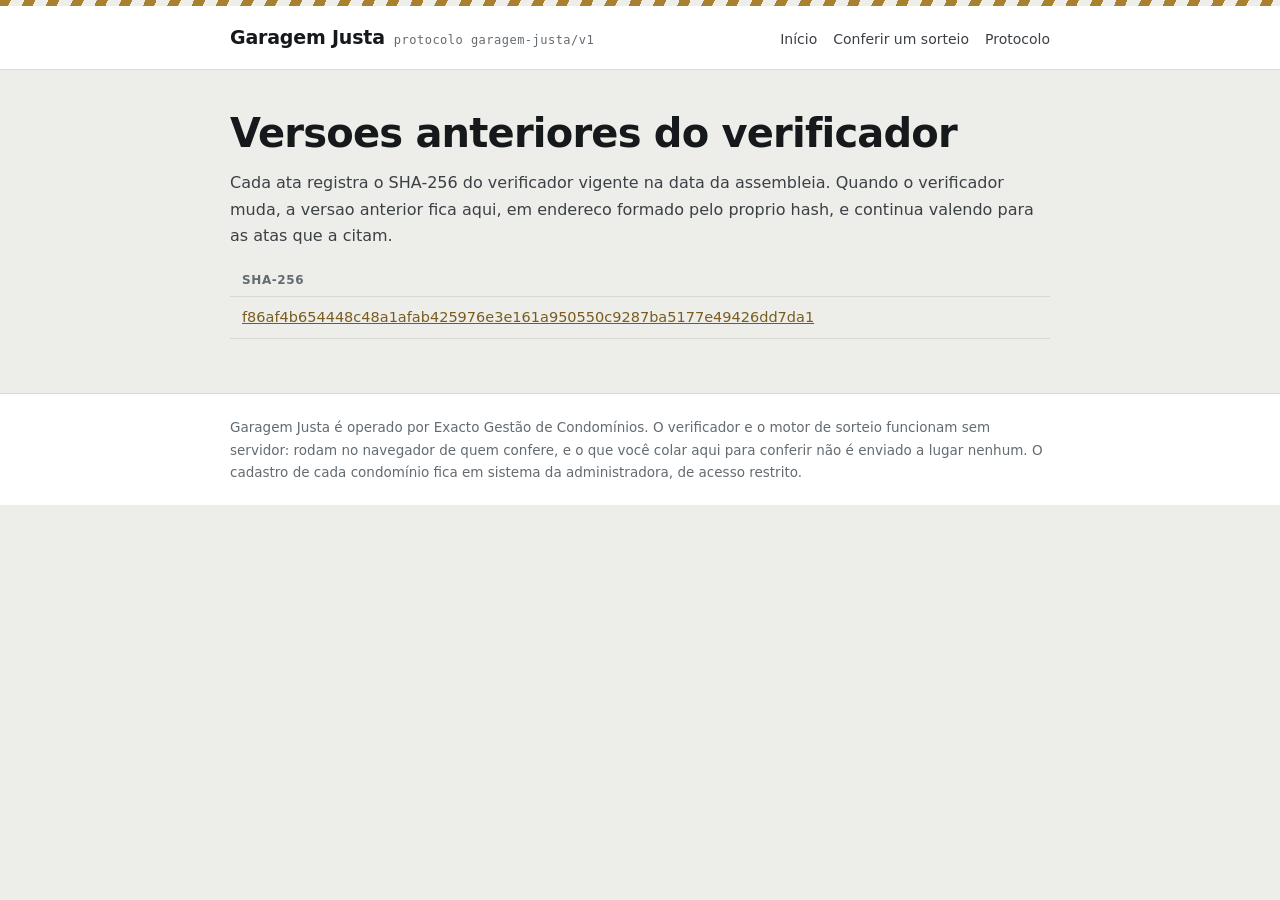
<file: site/v/index.html>
<!doctype html>
<html lang="pt-BR">
<head>
<meta charset="utf-8">
<meta name="viewport" content="width=device-width, initial-scale=1">
<title>Versoes anteriores do verificador</title>
<meta name="description" content="Acervo das versoes do verificador citadas em atas ja lavradas.">
<style>
:root{
  --ground:#edeee9; --panel:#fff; --ink:#16191c; --ink2:#3b4046; --muted:#636b71;
  --rule:#d7d9d2; --marca:#a8802f; --marca-ink:#7a5c1e; --ok:#2f6b4f;
  --sans:system-ui,-apple-system,"Segoe UI",Roboto,Helvetica,Arial,sans-serif;
  --mono:ui-monospace,SFMono-Regular,"SF Mono",Menlo,Consolas,monospace;
}
@media (prefers-color-scheme:dark){
  :root:not([data-tema="claro"]){
    --ground:#14161a; --panel:#1b1e23; --ink:#f0ede4; --ink2:#cfcbc0; --muted:#9aa0a6;
    --rule:#2c3036; --marca:#d8b45e; --marca-ink:#e6c87f; --ok:#7fbf9b;
  }
}
*{box-sizing:border-box}
body{margin:0;background:var(--ground);color:var(--ink);font:16px/1.65 var(--sans);
  -webkit-font-smoothing:antialiased}
.faixa{height:6px;background:repeating-linear-gradient(115deg,var(--marca) 0 10px,transparent 10px 22px)}
.wrap{max-width:860px;margin:0 auto;padding:0 20px}
header.topo{background:var(--panel);border-bottom:1px solid var(--rule)}
header.topo .wrap{padding-block:16px;display:flex;align-items:baseline;gap:14px;flex-wrap:wrap}
.marca{font-weight:700;font-size:19px;letter-spacing:-.01em}
.marca span{color:var(--muted);font-weight:400;font-size:12px;margin-left:9px;letter-spacing:.04em;
  font-family:var(--mono)}
nav.topo-links{margin-left:auto;display:flex;gap:16px;font-size:14px}
nav.topo-links a{color:var(--ink2);text-decoration:none;border-bottom:1px solid transparent}
nav.topo-links a:hover{color:var(--marca-ink);border-bottom-color:var(--marca)}
h1{font-size:clamp(28px,4.2vw,40px);line-height:1.15;letter-spacing:-.02em;margin:40px 0 14px}
h2{font-size:22px;letter-spacing:-.01em;margin:38px 0 10px}
h3{font-size:17px;margin:26px 0 8px}
p{margin:0 0 14px;color:var(--ink2)}
a{color:var(--marca-ink)}
.chamada{font-size:19px;line-height:1.55;color:var(--ink)}
.botoes{display:flex;gap:12px;flex-wrap:wrap;margin:26px 0 8px}
.b{display:inline-block;background:var(--ink);color:var(--ground);border-radius:5px;
  padding:12px 22px;font-weight:600;font-size:15px;text-decoration:none}
.b.sec{background:var(--panel);color:var(--ink);border:1px solid var(--rule)}
.cartao{background:var(--panel);border:1px solid var(--rule);border-radius:7px;padding:20px 22px;margin:18px 0}
.passos{counter-reset:p;list-style:none;padding:0;margin:18px 0}
.passos li{counter-increment:p;position:relative;padding:0 0 0 44px;margin:0 0 18px;color:var(--ink2)}
.passos li::before{content:counter(p);position:absolute;left:0;top:1px;width:28px;height:28px;
  border-radius:50%;border:1px solid var(--marca);color:var(--marca-ink);
  display:flex;align-items:center;justify-content:center;font-weight:700;font-size:14px}
.passos b{color:var(--ink)}
code,.mono{font-family:var(--mono);font-size:.9em}
.hash{font-family:var(--mono);font-size:12.5px;word-break:break-all;color:var(--muted)}
table{border-collapse:collapse;width:100%;font-size:14.5px;margin:14px 0}
th,td{text-align:left;padding:9px 12px;border-bottom:1px solid var(--rule);vertical-align:top}
th{font:600 12px var(--sans);letter-spacing:.05em;text-transform:uppercase;color:var(--muted)}
blockquote{margin:16px 0;padding:2px 0 2px 16px;border-left:3px solid var(--marca);color:var(--ink2)}
pre{background:var(--panel);border:1px solid var(--rule);border-radius:6px;padding:14px 16px;
  overflow-x:auto;font-family:var(--mono);font-size:13px;line-height:1.55}
pre code{font-size:inherit}
hr{border:0;border-top:1px solid var(--rule);margin:34px 0}
footer.rodape{border-top:1px solid var(--rule);margin-top:54px;background:var(--panel)}
footer.rodape .wrap{padding-block:22px;font-size:13.5px;color:var(--muted)}
@media (max-width:560px){ .botoes .b{width:100%;text-align:center} }

/* ---- cartões, grades e figuras da página inicial ---- */
.heroi{padding:52px 0 10px}
.heroi h1{margin:0 0 16px}
.grade{display:grid;gap:16px;margin:22px 0}
@media (min-width:720px){ .grade-3{grid-template-columns:repeat(3,1fr)} .grade-2{grid-template-columns:repeat(2,1fr)} }
.passo{background:var(--panel);border:1px solid var(--rule);border-radius:7px;padding:20px 20px 22px;
  display:flex;flex-direction:column;gap:10px}
.passo .n{width:30px;height:30px;border-radius:50%;border:1px solid var(--marca);color:var(--marca-ink);
  display:flex;align-items:center;justify-content:center;font-weight:700;font-size:14px;flex:none}
.passo h3{margin:0;font-size:16.5px;letter-spacing:-.005em}
.passo p{margin:0;font-size:14.5px}
.precisa{background:var(--panel);border:1px solid var(--rule);border-radius:7px;padding:18px 20px}
.precisa h3{margin:0 0 6px;font-size:15.5px}
.precisa p{margin:0;font-size:14px;color:var(--muted)}
.precisa .tag{display:inline-block;font-family:var(--mono);font-size:11px;letter-spacing:.06em;
  text-transform:uppercase;color:var(--marca-ink);border:1px solid var(--rule);border-radius:3px;
  padding:2px 7px;margin-bottom:9px}
.figura{background:var(--panel);border:1px solid var(--rule);border-radius:7px;padding:18px 16px 10px;margin:26px 0}
.figura .rolagem{overflow-x:auto}
.figura svg{display:block;width:100%;min-width:620px;height:auto}
.figura figcaption{font-size:13.5px;color:var(--muted);padding:6px 6px 8px;margin:0}
.linha-tempo .trilho{stroke:var(--rule);stroke-width:2}
.linha-tempo .vao{fill:var(--marca);opacity:.07}
.linha-tempo .marco{fill:var(--panel);stroke:var(--marca);stroke-width:2}
.linha-tempo .rot{fill:var(--ink);font:600 14px var(--sans)}
.linha-tempo .sub{fill:var(--muted);font:12px var(--mono)}
.linha-tempo .chip{fill:var(--ground);stroke:var(--rule)}
.linha-tempo .glifo{fill:var(--marca-ink)}
.linha-tempo .pulso{fill:var(--marca);animation:correr 7s cubic-bezier(.65,0,.35,1) infinite}
.linha-tempo .pulsa{animation:pulsar 7s ease-in-out infinite}
@keyframes correr{
  0%,8%    {transform:translateX(0);opacity:0}
  14%      {transform:translateX(0);opacity:1}
  52%      {transform:translateX(380px);opacity:1}
  62%      {transform:translateX(380px);opacity:1}
  86%,100% {transform:translateX(590px);opacity:0}
}
@keyframes pulsar{0%,30%{opacity:.07} 48%{opacity:.17} 66%,100%{opacity:.07}}
@media (prefers-reduced-motion:reduce){
  .linha-tempo .pulso,.linha-tempo .pulsa{animation:none}
  .linha-tempo .pulso{opacity:0}
}
.aviso{background:var(--panel);border:1px solid var(--rule);border-left:3px solid var(--marca);
  border-radius:0 7px 7px 0;padding:16px 18px;margin:22px 0}
.aviso h3{margin:0 0 6px;font-size:15.5px}
.aviso p{margin:0;font-size:14.5px}

</style>
</head>
<body>
<div class="faixa"></div>
<header class="topo"><div class="wrap">
  <div class="marca"><a href="/" style="color:inherit;text-decoration:none">Garagem Justa</a><span>protocolo garagem-justa/v1</span></div>
  <nav class="topo-links">
    <a href="/">Início</a>
    <a href="/verificador.html">Conferir um sorteio</a>
    <a href="/protocolo.html">Protocolo</a>
  </nav>
</div></header>
<main class="wrap">
<h1>Versoes anteriores do verificador</h1><p>Cada ata registra o SHA-256 do verificador vigente na data da assembleia. Quando o verificador muda, a versao anterior fica aqui, em endereco formado pelo proprio hash, e continua valendo para as atas que a citam.</p><table><tr><th>SHA-256</th></tr>
  <tr><td><a href="/v/f86af4b654448c48a1afab425976e3e161a950550c9287ba5177e49426dd7da1/verificador.html">f86af4b654448c48a1afab425976e3e161a950550c9287ba5177e49426dd7da1</a></td></tr>
</table>
</main>
<footer class="rodape"><div class="wrap">
  Garagem Justa é operado por Exacto Gestão de Condomínios. O verificador e o
  motor de sorteio funcionam sem servidor: rodam no navegador de quem confere, e
  o que você colar aqui para conferir não é enviado a lugar nenhum. O cadastro de
  cada condomínio fica em sistema da administradora, de acesso restrito.
</div></footer>
</body>
</html>
</file>
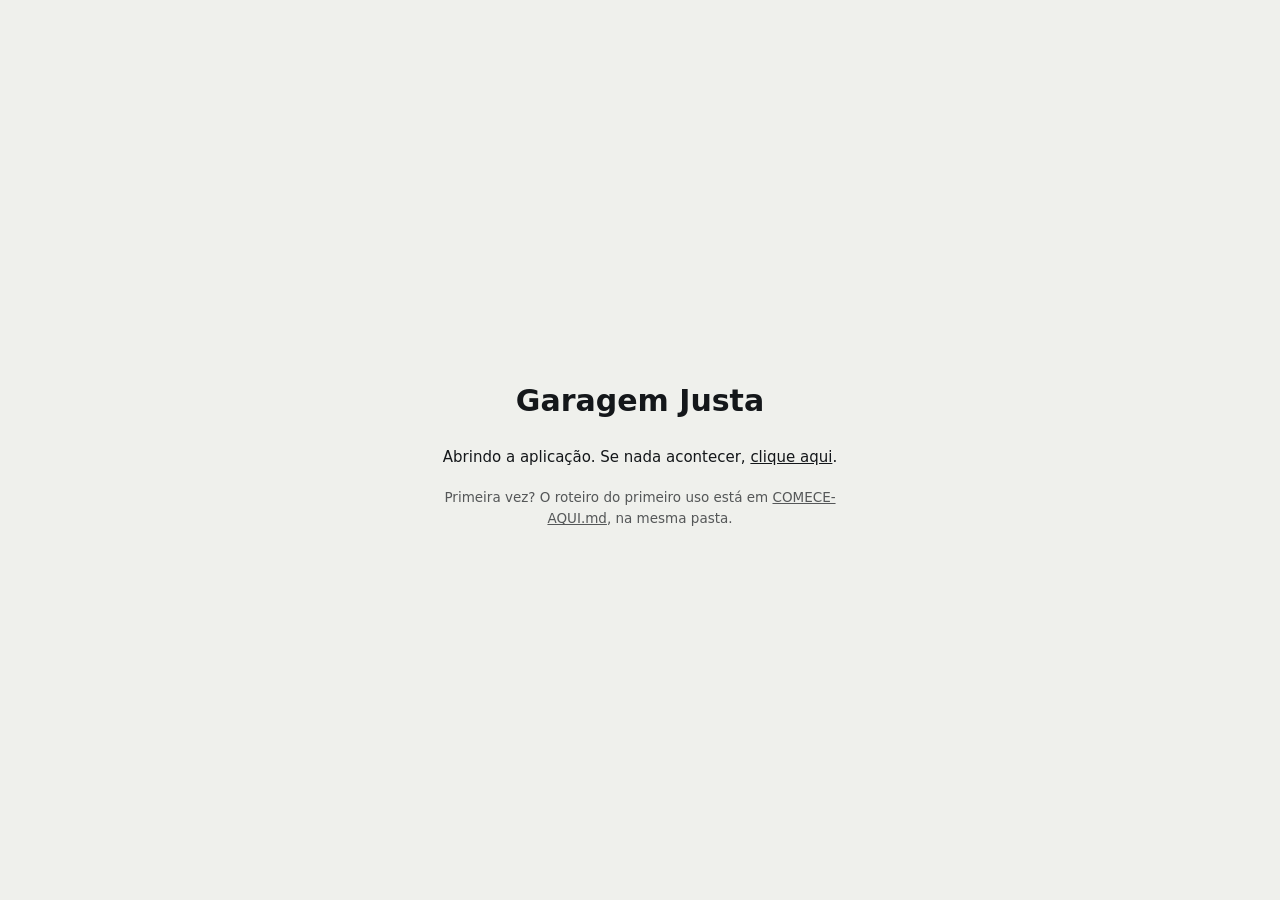
<file: ABRIR-GARAGEM-JUSTA.html>
<!doctype html>
<html lang="pt-BR">
<head>
<meta charset="utf-8">
<title>Garagem Justa</title>
<meta http-equiv="refresh" content="4; url=app/index.html">
<style>
body{margin:0;min-height:100vh;display:grid;place-items:center;background:#eff0ec;color:#14171a;
  font:15px/1.6 system-ui,-apple-system,"Segoe UI",Roboto,Arial,sans-serif}
@media (prefers-color-scheme:dark){body{background:#111316;color:#e9eae6}}
.c{text-align:center;max-width:44ch;padding:24px}
a{color:inherit}
.p{opacity:.7;font-size:13.5px;margin-top:18px}
</style>
</head>
<body>
<div class="c">
  <h1>Garagem Justa</h1>
  <p>Abrindo a aplicação. Se nada acontecer,
  <a href="app/index.html">clique aqui</a>.</p>
  <p class="p">Primeira vez? O roteiro do primeiro uso está em
  <a href="COMECE-AQUI.md">COMECE-AQUI.md</a>, na mesma pasta.</p>
</div>
</body>
</html>
</file>
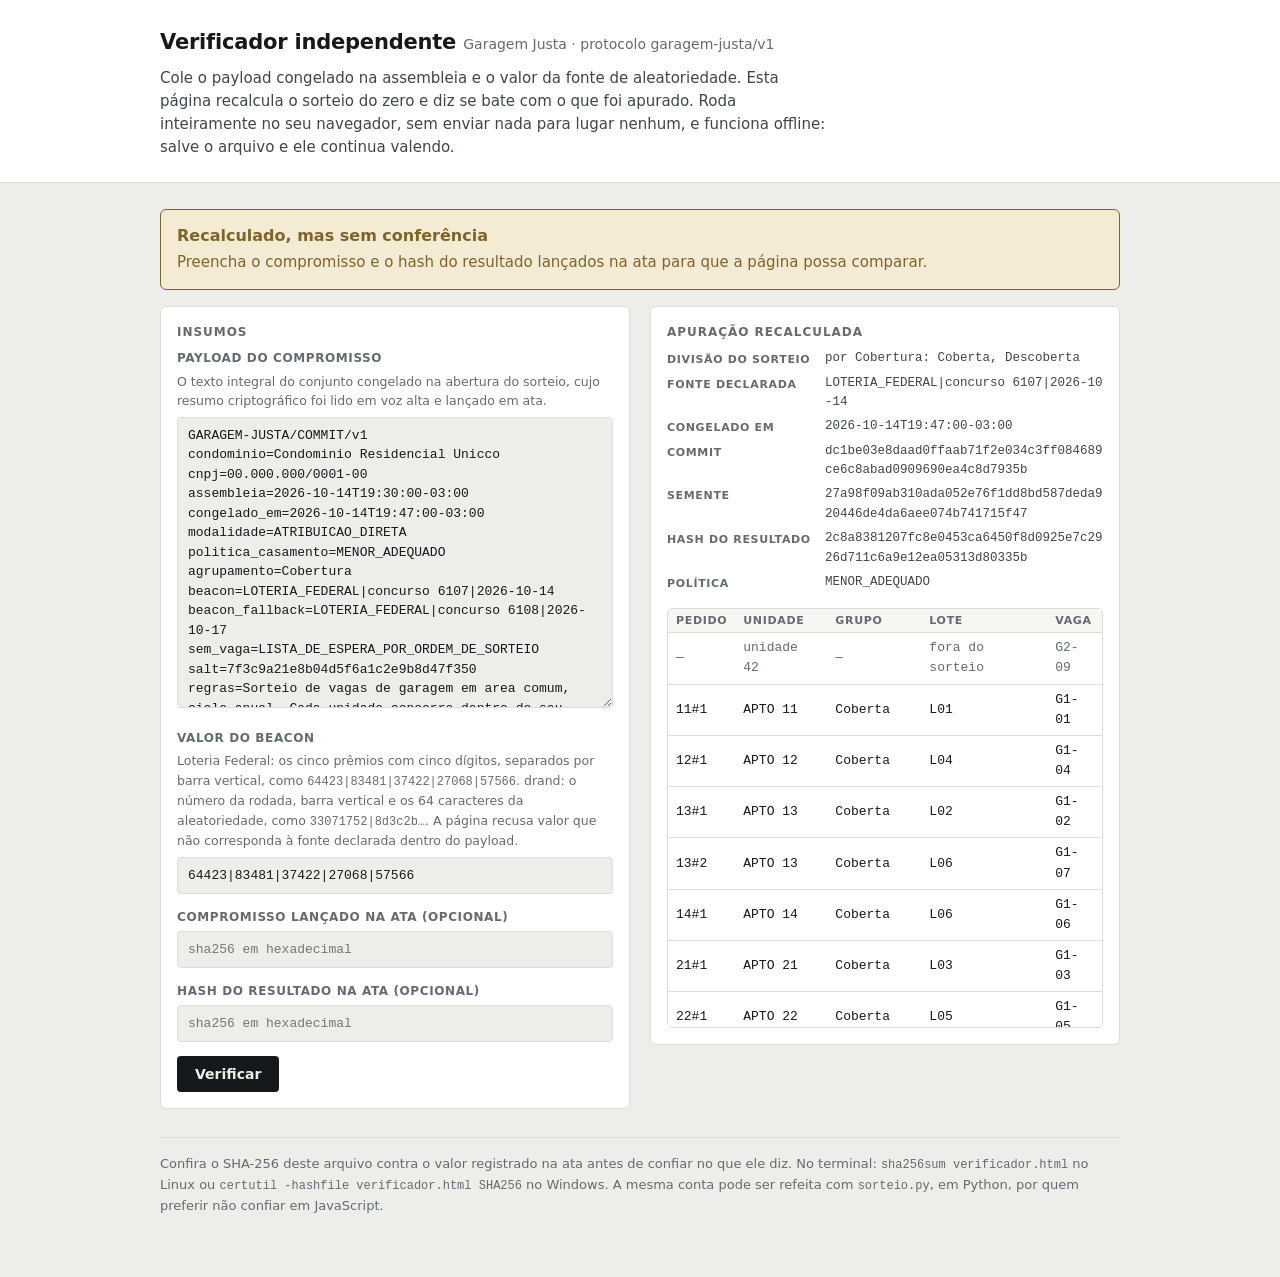
<file: app/verificador.html>
<!doctype html>
<html lang="pt-BR">
<head>
<meta charset="utf-8">
<meta name="viewport" content="width=device-width, initial-scale=1">
<title>Verificador independente — Garagem Justa</title>
<style>
/* Sem fontes externas, sem CDN, sem bundler: este arquivo tem que funcionar
   offline daqui a dez anos, salvo em um pen drive, sem internet nenhuma. */
:root{
  --ground:#edeee9; --panel:#fff; --panel2:#f6f7f2;
  --ink:#16191c; --ink2:#3e454b; --muted:#636b71;
  --rule:#dbddd6; --rule2:#bec2b9;
  --marca:#a8802f; --marca-ink:#7a5c1e;
  --ok:#2c6b4f; --ok-bg:#e2efe8;
  --erro:#9b3128; --erro-bg:#f7e3e0;
  --aviso:#7f6427; --aviso-bg:#f4ebd5;
  --mono:ui-monospace,SFMono-Regular,"SF Mono",Menlo,Consolas,monospace;
  --sans:system-ui,-apple-system,"Segoe UI",Roboto,Helvetica,Arial,sans-serif;
}
@media (prefers-color-scheme:dark){
  :root{
    --ground:#14161a; --panel:#1c1f24; --panel2:#23272d;
    --ink:#f0ede4; --ink2:#c6c3b9; --muted:#939790;
    --rule:#2c3137; --rule2:#3e444b;
    --marca:#d8b45e; --marca-ink:#d8b45e;
    --ok:#6dbe93; --ok-bg:#1a2c22;
    --erro:#dd8077; --erro-bg:#33201d;
    --aviso:#d8b45e; --aviso-bg:#302814;
  }
}
*{box-sizing:border-box}
body{margin:0;background:var(--ground);color:var(--ink);font:15px/1.55 var(--sans)}
.wrap{max-width:1000px;margin:0 auto;padding:0 20px 64px}
header{border-bottom:1px solid var(--rule);background:var(--panel);margin-bottom:26px}
header .wrap{padding-block:26px 22px}
h1{font-size:21px;margin:0 0 4px;letter-spacing:-.01em}
h1 small{font-weight:400;color:var(--muted);font-size:14px;letter-spacing:0}
header p{margin:8px 0 0;color:var(--ink2);max-width:70ch}
h2{font-size:12px;letter-spacing:.08em;text-transform:uppercase;color:var(--muted);margin:0 0 8px}
.cols{display:grid;grid-template-columns:1fr 1fr;gap:20px;align-items:start}
@media (max-width:800px){.cols{grid-template-columns:1fr}}
.card{background:var(--panel);border:1px solid var(--rule);border-radius:6px;padding:16px}
label{display:block;font-size:12px;letter-spacing:.05em;text-transform:uppercase;color:var(--muted);margin:0 0 4px;font-weight:600}
.hint{font-size:12.5px;color:var(--muted);margin:0 0 6px}
textarea,input[type=text]{width:100%;font:13px/1.5 var(--mono);color:var(--ink);background:var(--ground);
  border:1px solid var(--rule);border-radius:4px;padding:8px 10px;resize:vertical}
textarea:focus,input:focus{outline:2px solid var(--marca);outline-offset:1px}
.field{margin-bottom:14px}
button{font:600 14px var(--sans);background:var(--ink);color:var(--ground);border:0;border-radius:4px;
  padding:10px 18px;cursor:pointer}
button:hover{background:var(--ink2)}
button:focus-visible{outline:2px solid var(--marca);outline-offset:2px}
.veredito{border-radius:6px;padding:14px 16px;margin-bottom:16px;border:1px solid transparent;display:none}
.veredito.on{display:block}
.veredito b{display:block;font-size:16px;margin-bottom:3px}
.v-ok{background:var(--ok-bg);border-color:var(--ok);color:var(--ok)}
.v-erro{background:var(--erro-bg);border-color:var(--erro);color:var(--erro)}
.v-aviso{background:var(--aviso-bg);border-color:var(--aviso);color:var(--aviso)}
dl.kv{display:grid;grid-template-columns:auto 1fr;gap:5px 14px;margin:0 0 16px;font-size:13px}
dl.kv dt{font-size:11px;letter-spacing:.06em;text-transform:uppercase;color:var(--muted);font-weight:600;padding-top:2px}
.mono{font-family:var(--mono);font-size:12px}
dl.kv dd{margin:0;font-family:var(--mono);font-size:12.5px;word-break:break-all;color:var(--ink2)}
table{border-collapse:collapse;width:100%;font-size:13px;font-family:var(--mono)}
th,td{text-align:left;padding:5px 8px;border-bottom:1px solid var(--rule)}
th{font:600 11px var(--sans);letter-spacing:.06em;text-transform:uppercase;color:var(--muted);
  background:var(--panel2);position:sticky;top:0}
.rolagem{max-height:420px;overflow:auto;border:1px solid var(--rule);border-radius:5px;background:var(--panel)}
.sem{color:var(--erro)}
.pre{color:var(--muted)}
footer{margin-top:28px;padding-top:16px;border-top:1px solid var(--rule);font-size:13px;color:var(--muted)}
footer code{font-family:var(--mono);font-size:12px}
</style>
</head>
<body>

<header><div class="wrap">
  <h1>Verificador independente <small>Garagem Justa · protocolo garagem-justa/v1</small></h1>
  <p>Cole o payload congelado na assembleia e o valor da fonte de aleatoriedade.
  Esta página recalcula o sorteio do zero e diz se bate com o que foi apurado.
  Roda inteiramente no seu navegador, sem enviar nada para lugar nenhum, e
  funciona offline: salve o arquivo e ele continua valendo.</p>
</div></header>

<div class="wrap">

  <div id="veredito" class="veredito"></div>

  <div class="cols">
    <div class="card">
      <h2>Insumos</h2>

      <div class="field">
        <label for="payload">Payload do compromisso</label>
        <p class="hint">O texto integral do conjunto congelado na abertura do sorteio,
        cujo resumo criptográfico foi lido em voz alta e lançado em ata.</p>
        <textarea id="payload" rows="14" spellcheck="false"></textarea>
      </div>

      <div class="field">
        <label for="beacon">Valor do beacon</label>
        <p class="hint">Loteria Federal: os cinco prêmios com cinco dígitos, separados
        por barra vertical, como <span class="mono">64423|83481|37422|27068|57566</span>.
        drand: o número da rodada, barra vertical e os 64 caracteres da aleatoriedade,
        como <span class="mono">33071752|8d3c2b…</span>. A página recusa valor que não
        corresponda à fonte declarada dentro do payload.</p>
        <input type="text" id="beacon" spellcheck="false" value="64423|83481|37422|27068|57566">
      </div>

      <div class="field">
        <label for="commitEsperado">Compromisso lançado na ata (opcional)</label>
        <input type="text" id="commitEsperado" spellcheck="false" placeholder="sha256 em hexadecimal">
      </div>

      <div class="field">
        <label for="hashEsperado">Hash do resultado na ata (opcional)</label>
        <input type="text" id="hashEsperado" spellcheck="false" placeholder="sha256 em hexadecimal">
      </div>

      <button id="btn" type="button">Verificar</button>
    </div>

    <div class="card">
      <h2>Apuração recalculada</h2>
      <dl class="kv">
        <dt>Divisão do sorteio</dt><dd id="o-agrupamento">-</dd>
        <dt>Fonte declarada</dt><dd id="o-fonte">-</dd>
        <dt>Congelado em</dt><dd id="o-congelado">-</dd>
        <dt>Commit</dt><dd id="o-commit">-</dd>
        <dt>Semente</dt><dd id="o-semente">-</dd>
        <dt>Hash do resultado</dt><dd id="o-hash">-</dd>
        <dt>Política</dt><dd id="o-politica">-</dd>
      </dl>
      <div class="rolagem">
        <table>
          <thead><tr><th>Pedido</th><th>Unidade</th><th>Grupo</th><th>Lote</th><th>Vaga</th></tr></thead>
          <tbody id="o-tabela"></tbody>
        </table>
      </div>
    </div>
  </div>

  <footer>
    Confira o SHA-256 deste arquivo contra o valor registrado na ata antes de
    confiar no que ele diz. No terminal: <code>sha256sum verificador.html</code>
    no Linux ou <code>certutil -hashfile verificador.html SHA256</code> no Windows.
    A mesma conta pode ser refeita com <code>sorteio.py</code>, em Python, por
    quem preferir não confiar em JavaScript.
  </footer>

</div>

<script type="module">
/* ==========================================================================
   Motor de sorteio, embutido aqui de propósito.
   Este arquivo não importa nada de fora e não depende de servidor: é isso que
   o torna verificável de forma independente. É uma cópia fiel de core/sorteio.mjs;
   core/teste.py garante que a versão em Python chega ao mesmo resultado.
   ========================================================================== */
const PROTO = "garagem-justa/v1";
const CABECALHO = "GARAGEM-JUSTA/COMMIT/v1";
const CAMPOS_ORDEM = ["condominio","cnpj","assembleia","congelado_em","modalidade","politica_casamento","agrupamento",
  "beacon","beacon_fallback","sem_vaga","salt","regras"];
const PORTES = { P:1, M:2, G:3 };
const enc = new TextEncoder();

const hex = (b) => Array.from(b, (x) => x.toString(16).padStart(2,"0")).join("");
function concat(...ps){const t=ps.reduce((s,p)=>s+p.length,0);const o=new Uint8Array(t);let f=0;
  for(const p of ps){o.set(p,f);f+=p.length;}return o;}
function u32be(n){const b=new Uint8Array(4);new DataView(b.buffer).setUint32(0,n,false);return b;}
const sha256 = async (b) => new Uint8Array(await crypto.subtle.digest("SHA-256", b));
async function hmac(k,m){const key=await crypto.subtle.importKey("raw",k,{name:"HMAC",hash:"SHA-256"},false,["sign"]);
  return new Uint8Array(await crypto.subtle.sign("HMAC",key,m));}
function cmpBytes(a,b){const A=enc.encode(a),B=enc.encode(b),n=Math.min(A.length,B.length);
  for(let i=0;i<n;i++){if(A[i]!==B[i])return A[i]-B[i];}return A.length-B.length;}

const normalizarEntrada = (t) => t.normalize("NFC").replace(/\r\n?/g,"\n").replace(/\n+$/,"");

const GRUPO_UNICO="GERAL";
const grupoDe = (x) => ((x.grupo||"").trim()===""?GRUPO_UNICO:(x.grupo||"").trim());

function serializePayload(s){
  const L=[CABECALHO];
  for(const c of CAMPOS_ORDEM){
    const v=s.meta[c];
    if(v===undefined||v==="")throw new Error("campo obrigatório ausente: "+c);
    L.push(c+"="+String(v).trim());
  }
  L.push("[DEMANDANTES]");
  for(const d of [...s.demandantes].sort((a,b)=>cmpBytes(a.codigo,b.codigo)))
    L.push(`${d.codigo};${d.rotulo};tickets=${d.tickets};porte=${d.porte};grupo=${grupoDe(d)}`);
  L.push("[LOTES]");
  for(const l of [...s.lotes].sort((a,b)=>cmpBytes(a.codigo,b.codigo)))
    L.push(`${l.codigo};${l.vagas.join("+")};porte=${l.porte};capacidade=${l.capacidade};grupo=${grupoDe(l)}`);
  L.push("[ETIQUETAS]");
  for(const e of [...(s.etiquetas||[])].sort((a,b)=>cmpBytes(a.vaga,b.vaga))){
    const pares=Object.keys(e.valores).sort(cmpBytes).map(f=>`${f}=${e.valores[f]}`);
    if(pares.length) L.push(`${e.vaga};${pares.join(";")}`);
  }
  L.push("[PRE_ATRIBUIDAS]");
  for(const a of [...(s.preAtribuidas||[])].sort((x,y)=>cmpBytes(x.vaga,y.vaga)))
    L.push(`${a.vaga};${a.unidade};${a.motivo}`);
  L.push("[FORA_DO_POOL]");
  for(const f of [...(s.foraDoPool||[])].sort((a,b)=>cmpBytes(a.vaga,b.vaga)))
    L.push(`${f.vaga};${f.motivo}`);
  return L.join("\n").normalize("NFC");
}

function parsePayload(texto){
  const linhas = normalizarEntrada(texto).split("\n");
  if(linhas[0]!==CABECALHO) throw new Error("payload não começa com "+CABECALHO);
  const meta={},demandantes=[],lotes=[],etiquetas=[],preAtribuidas=[],foraDoPool=[];let secao="META";
  for(let i=1;i<linhas.length;i++){
    const L=linhas[i];
    if(L==="") throw new Error(`linha ${i+1}: payload canônico não tem linha em branco`);
    if(L!==L.trim()) throw new Error(`linha ${i+1}: espaço no início ou no fim não é permitido`);
    if(L==="[DEMANDANTES]"){secao="DEMANDANTES";continue;}
    if(L==="[LOTES]"){secao="LOTES";continue;}
    if(L==="[ETIQUETAS]"){secao="ETIQUETAS";continue;}
    if(L==="[PRE_ATRIBUIDAS]"){secao="PRE_ATRIBUIDAS";continue;}
    if(L==="[FORA_DO_POOL]"){secao="FORA_DO_POOL";continue;}
    if(secao==="META"){
      const eq=L.indexOf("="); if(eq<1) throw new Error(`linha ${i+1}: esperado campo=valor`);
      meta[L.slice(0,eq)]=L.slice(eq+1);
    } else if(secao==="DEMANDANTES"){
      const [codigo,rotulo,...r]=L.split(";");const kv=kvp(r,i+1);
      demandantes.push({codigo,rotulo,tickets:inteiro(kv.tickets,"tickets",i+1),
                        porte:porte(kv.porte,i+1),grupo:nome(kv.grupo,"grupo",i+1)});
    } else if(secao==="LOTES"){
      const [codigo,vagas,...r]=L.split(";");const kv=kvp(r,i+1);
      lotes.push({codigo,vagas:vagas.split("+"),porte:porte(kv.porte,i+1),
                  capacidade:inteiro(kv.capacidade,"capacidade",i+1),
                  grupo:nome(kv.grupo,"grupo",i+1)});
    } else if(secao==="ETIQUETAS"){
      const [vaga,...r]=L.split(";");
      if(!vaga||!r.length) throw new Error(`linha ${i+1}: esperado vaga;familia=valor`);
      etiquetas.push({vaga,valores:kvp(r,i+1)});
    } else if(secao==="PRE_ATRIBUIDAS"){
      const p=L.split(";");
      if(p.length<3) throw new Error(`linha ${i+1}: esperado vaga;unidade;motivo`);
      preAtribuidas.push({vaga:p[0],unidade:p[1],motivo:p.slice(2).join(";")});
    } else {
      const idx=L.indexOf(";"); if(idx<1) throw new Error(`linha ${i+1}: esperado vaga;motivo`);
      foraDoPool.push({vaga:L.slice(0,idx),motivo:L.slice(idx+1)});
    }
  }
  for(const c of CAMPOS_ORDEM) if(meta[c]===undefined) throw new Error("campo obrigatório ausente: "+c);
  return {meta,demandantes,lotes,etiquetas,preAtribuidas,foraDoPool};
}
function kvp(ps,n){const kv={};for(const p of ps){const eq=p.indexOf("=");
  if(eq<1)throw new Error(`linha ${n}: esperado chave=valor em "${p}"`);kv[p.slice(0,eq)]=p.slice(eq+1);}return kv;}
function inteiro(v,nome,n){if(!/^[1-9][0-9]*$/.test(v??""))throw new Error(`linha ${n}: ${nome} deve ser inteiro positivo`);return Number(v);}
function porte(v,n){if(!(v in PORTES))throw new Error(`linha ${n}: porte deve ser P, M ou G`);return v;}
function nome(v,campo,n){const t=(v??"").trim();
  if(t==="")throw new Error(`linha ${n}: ${campo} não pode ser vazio`);
  if(/[;=+\[\]]/.test(t))throw new Error(`linha ${n}: ${campo} não pode conter ; = + [ ]`);return t;}

function assertCanonico(t){
  const spec=parsePayload(t);
  if(serializePayload(spec)!==normalizarEntrada(t))
    throw new Error("payload não está na forma canônica (ordem, espaços ou normalização divergem)");
  return spec;
}

function criarPrng(semente){
  let buf=new Uint8Array(0),ctr=0;
  return {async proximos(n){
    while(buf.length<n) buf=concat(buf, await hmac(semente, concat(enc.encode(PROTO+"/prng"),u32be(ctr++))));
    const o=buf.slice(0,n); buf=buf.slice(n); return o;
  }};
}
async function uniforme(prng,n){
  if(n<1) throw new Error("n deve ser >= 1");
  if(n===1) return 0;
  const nbytes=Math.ceil(Math.ceil(Math.log2(n))/8);
  const espaco=2n**BigInt(8*nbytes), limite=(espaco/BigInt(n))*BigInt(n);
  for(;;){
    const b=await prng.proximos(nbytes); let x=0n;
    for(const by of b) x=(x<<8n)|BigInt(by);
    if(x<limite) return Number(x%BigInt(n));
  }
}
async function embaralhar(lista,prng){
  const a=lista.slice();
  for(let i=a.length-1;i>0;i--){const j=await uniforme(prng,i+1);const t=a[i];a[i]=a[j];a[j]=t;}
  return a;
}

function serializarResultado(atrib,sem){
  const L=["GARAGEM-JUSTA/RESULTADO/v1"];
  for(const a of atrib) L.push(`${a.pedido};${a.grupo};${a.lote};${a.vagas.join("+")}`);
  for(const s of sem)  L.push(`${s.pedido};${s.grupo};SEM_VAGA`);
  return L.join("\n");
}

/* Fontes de aleatoriedade admitidas. A fonte é o primeiro segmento do campo
   beacon do payload, e portanto está dentro do compromisso. */
const DRAND={cadeia:"52db9ba70e0cc0f6eaf7803dd07447a1f5477735fd3f661792ba94600c84e971",
             genesis:1692803367, periodo:3};
const FONTES=["LOTERIA_FEDERAL","DRAND_QUICKNET"];

function instanteDaRodada(r){ return (DRAND.genesis + (Number(r)-1)*DRAND.periodo)*1000; }
function urlDaRodada(r){ return `https://api.drand.sh/v2/chains/${DRAND.cadeia}/rounds/${Number(r)}`; }

function fonteDoBeacon(decl){
  const f=String(decl).split("|")[0];
  if(FONTES.indexOf(f)===-1) throw new Error("fonte de aleatoriedade desconhecida: "+f);
  return f;
}
function rodadaDeclarada(decl){
  const p=String(decl).split("|");
  if(p[1]!==DRAND.cadeia) throw new Error("a cadeia citada no beacon não é a quicknet do drand");
  if(!/^[1-9][0-9]*$/.test(p[2]||"")) throw new Error("o beacon do drand deve terminar com o número da rodada");
  return Number(p[2]);
}
function validarBeacon(decl, valor, congeladoEm){
  const fonte=fonteDoBeacon(decl);
  if(fonte==="LOTERIA_FEDERAL"){
    if(!/^[0-9]{5}(\|[0-9]{5}){4}$/.test(valor))
      throw new Error("valor da Loteria Federal fora do formato: cinco prêmios de cinco dígitos");
    return fonte;
  }
  const rodada=rodadaDeclarada(decl);
  if(!/^[1-9][0-9]*\|[0-9a-f]{64}$/.test(valor))
    throw new Error("valor do drand fora do formato: rodada|aleatoriedade");
  if(Number(valor.split("|")[0])!==rodada)
    throw new Error(`a rodada apurada (${valor.split("|")[0]}) não é a rodada do compromisso (${rodada})`);
  const t=Date.parse(congeladoEm);
  if(Number.isNaN(t)) throw new Error("congelado_em não é uma data válida: "+congeladoEm);
  if(instanteDaRodada(rodada)<=t)
    throw new Error("a rodada citada já existia quando o ciclo foi congelado: o compromisso não antecede a aleatoriedade");
  return fonte;
}

async function sortear(payloadTexto, beaconValor){
  const spec=assertCanonico(payloadTexto);
  const fonte=validarBeacon(spec.meta.beacon, beaconValor, spec.meta.congelado_em);
  const C=await sha256(enc.encode(normalizarEntrada(payloadTexto)));
  const semente=await hmac(C, enc.encode(`${PROTO}/seed|${beaconValor}`));
  const prng=criarPrng(semente);

  const pedidos=[];
  for(const d of spec.demandantes)
    for(let k=1;k<=d.tickets;k++)
      pedidos.push({id:`${d.codigo}#${k}`,codigo:d.codigo,rotulo:d.rotulo,
                    porte:d.porte,grupo:grupoDe(d)});
  pedidos.sort((a,b)=>cmpBytes(a.id,b.id));

  const politica=spec.meta.politica_casamento;
  if(politica!=="PRIMEIRO_ELEGIVEL"&&politica!=="MENOR_ADEQUADO")
    throw new Error("politica_casamento desconhecida: "+politica);

  // Um sorteio por grupo, na ordem crescente de bytes do nome do grupo.
  const grupos=[...new Set([...pedidos.map(p=>p.grupo),...spec.lotes.map(grupoDe)])].sort(cmpBytes);

  const atribuicoes=[], semVaga=[], ordemSorteada=[];

  for(const grupo of grupos){
    const pedidosG=pedidos.filter(p=>p.grupo===grupo);
    const lotesG=spec.lotes.filter(l=>grupoDe(l)===grupo);
    const permPedidos=await embaralhar(pedidosG,prng);
    const permLotes=await embaralhar(lotesG,prng);
    for(const p of permPedidos) ordemSorteada.push(p.id);

    const restante=new Map(permLotes.map(l=>[l.codigo,l.capacidade]));

    for(const pedido of permPedidos){
      const livres=permLotes.filter(l=>restante.get(l.codigo)>0 && PORTES[l.porte]>=PORTES[pedido.porte]);
      let esc=null;
      if(livres.length){
        esc = politica==="PRIMEIRO_ELEGIVEL"
          ? livres[0]
          : livres.reduce((m,l)=>PORTES[l.porte]<PORTES[m.porte]?l:m);
      }
      if(!esc){ semVaga.push({pedido:pedido.id,rotulo:pedido.rotulo,porte:pedido.porte,grupo}); continue; }
      const indice=esc.capacidade-restante.get(esc.codigo);
      const vagas = esc.capacidade===esc.vagas.length ? [esc.vagas[indice]] : esc.vagas;
      restante.set(esc.codigo,restante.get(esc.codigo)-1);
      atribuicoes.push({pedido:pedido.id,codigo:pedido.codigo,rotulo:pedido.rotulo,
                        grupo,lote:esc.codigo,vagas});
    }
  }

  const apresentacao=atribuicoes.slice().sort((a,b)=>cmpBytes(a.pedido,b.pedido));
  const texto=serializarResultado(apresentacao,semVaga);
  return {
    commit:hex(C), semente:hex(semente), politica, fonte,
    agrupamento:spec.meta.agrupamento, grupos,
    preAtribuidas:spec.preAtribuidas||[],
    beaconDeclarado:spec.meta.beacon, congeladoEm:spec.meta.congelado_em,
    atribuicoes:apresentacao, semVaga,
    resultadoHash:hex(await sha256(enc.encode(texto))),
  };
}

/* ==========================================================================
   Interface
   ========================================================================== */
const $ = (id) => document.getElementById(id);

const EXEMPLO = `GARAGEM-JUSTA/COMMIT/v1
condominio=Condominio Residencial Unicco
cnpj=00.000.000/0001-00
assembleia=2026-10-14T19:30:00-03:00
congelado_em=2026-10-14T19:47:00-03:00
modalidade=ATRIBUICAO_DIRETA
politica_casamento=MENOR_ADEQUADO
agrupamento=Cobertura
beacon=LOTERIA_FEDERAL|concurso 6107|2026-10-14
beacon_fallback=LOTERIA_FEDERAL|concurso 6108|2026-10-17
sem_vaga=LISTA_DE_ESPERA_POR_ORDEM_DE_SORTEIO
salt=7f3c9a21e8b04d5f6a1c2e9b8d47f350
regras=Sorteio de vagas de garagem em area comum, ciclo anual. Cada unidade concorre dentro do seu grupo de cobertura, na forma da convencao. Vagas acessiveis ficam sob administracao do condominio e fora do pool. Unidade com direito a duas vagas concorre com dois pedidos. Lote duplo comporta duas unidades em vagas presas. Pedido sem lote elegivel entra em lista de espera pela ordem sorteada.
[DEMANDANTES]
11;APTO 11;tickets=1;porte=M;grupo=Coberta
12;APTO 12;tickets=1;porte=P;grupo=Coberta
13;APTO 13;tickets=2;porte=M;grupo=Coberta
14;APTO 14;tickets=1;porte=G;grupo=Coberta
21;APTO 21;tickets=1;porte=M;grupo=Coberta
22;APTO 22;tickets=1;porte=M;grupo=Coberta
23;APTO 23;tickets=1;porte=P;grupo=Coberta
24;APTO 24;tickets=2;porte=M;grupo=Coberta
31;APTO 31;tickets=1;porte=G;grupo=Descoberta
32;APTO 32;tickets=1;porte=M;grupo=Descoberta
33;APTO 33;tickets=1;porte=M;grupo=Descoberta
34;APTO 34;tickets=1;porte=P;grupo=Descoberta
41;APTO 41;tickets=1;porte=M;grupo=Descoberta
42;APTO 42;tickets=1;porte=G;grupo=Descoberta
43;APTO 43;tickets=1;porte=M;grupo=Descoberta
44;APTO 44;tickets=1;porte=M;grupo=Descoberta
[LOTES]
L01;G1-01;porte=M;capacidade=1;grupo=Coberta
L02;G1-02;porte=M;capacidade=1;grupo=Coberta
L03;G1-03;porte=G;capacidade=1;grupo=Coberta
L04;G1-04;porte=P;capacidade=1;grupo=Coberta
L05;G1-05;porte=M;capacidade=1;grupo=Coberta
L06;G1-06+G1-07;porte=G;capacidade=2;grupo=Coberta
L07;G1-08;porte=M;capacidade=1;grupo=Coberta
L08;G1-09;porte=M;capacidade=1;grupo=Coberta
L09;G1-10;porte=P;capacidade=1;grupo=Coberta
L10;G2-01;porte=G;capacidade=1;grupo=Descoberta
L11;G2-02;porte=G;capacidade=1;grupo=Descoberta
L12;G2-03+G2-04;porte=M;capacidade=2;grupo=Descoberta
L13;G2-05;porte=M;capacidade=1;grupo=Descoberta
L14;G2-06;porte=P;capacidade=1;grupo=Descoberta
L15;G2-07;porte=M;capacidade=1;grupo=Descoberta
L16;G2-08;porte=M;capacidade=1;grupo=Descoberta
[ETIQUETAS]
G1-01;Cobertura=Coberta;Nivel=Subsolo
G1-02;Cobertura=Coberta;Nivel=Subsolo
G1-03;Cobertura=Coberta;Nivel=Subsolo
G1-04;Cobertura=Coberta;Nivel=Subsolo
G1-05;Cobertura=Coberta;Nivel=Subsolo
G1-06;Cobertura=Coberta;Nivel=Subsolo
G1-07;Cobertura=Coberta;Nivel=Subsolo
G1-08;Cobertura=Coberta;Nivel=Subsolo
G1-09;Cobertura=Coberta;Nivel=Subsolo
G1-10;Cobertura=Coberta;Nivel=Subsolo
G1-11;Cobertura=Coberta;Nivel=Subsolo
G1-12;Cobertura=Coberta;Nivel=Subsolo
G2-01;Cobertura=Descoberta;Nivel=Patio
G2-02;Cobertura=Descoberta;Nivel=Patio
G2-03;Cobertura=Descoberta;Nivel=Patio
G2-04;Cobertura=Descoberta;Nivel=Patio
G2-05;Cobertura=Descoberta;Nivel=Patio
G2-06;Cobertura=Descoberta;Nivel=Patio
G2-07;Cobertura=Descoberta;Nivel=Patio
G2-08;Cobertura=Descoberta;Nivel=Patio
G2-09;Cobertura=Descoberta;Nivel=Patio
[PRE_ATRIBUIDAS]
G2-09;42;Vaga contigua a rampa destinada a unidade 42 por laudo medico apresentado, deliberado em AGE de 12/09/2026
[FORA_DO_POOL]
G1-11;Vaga acessivel, Decreto 9.451/2018 art. 8 par. 3, sob administracao do condominio
G1-12;Vaga acessivel adicional aprovada em AGE, ata de 12/09/2026`;

function veredito(classe, titulo, texto){
  const el=$("veredito");
  el.className="veredito on "+classe;
  el.innerHTML="";
  const b=document.createElement("b"); b.textContent=titulo;
  const s=document.createElement("span"); s.textContent=texto;
  el.appendChild(b); el.appendChild(s);
}

async function verificar(){
  try{
    const r = await sortear($("payload").value, $("beacon").value.trim());

    $("o-agrupamento").textContent = (r.agrupamento && r.agrupamento !== "NENHUM")
      ? "por " + r.agrupamento + ": " + r.grupos.join(", ")
      : "nenhuma, todas as unidades concorreram a todas as vagas";
    $("o-fonte").textContent   = r.beaconDeclarado;
    $("o-congelado").textContent = r.congeladoEm;
    $("o-commit").textContent  = r.commit;
    $("o-semente").textContent = r.semente;
    $("o-hash").textContent    = r.resultadoHash;
    $("o-politica").textContent= r.politica;

    const tb=$("o-tabela"); tb.textContent="";
    function linha(classe, celulas){
      const tr=document.createElement("tr"); if(classe) tr.className=classe;
      for(const v of celulas){ const td=document.createElement("td"); td.textContent=v; tr.appendChild(td); }
      tb.appendChild(tr);
    }
    for(const a of r.preAtribuidas)
      linha("pre", ["—", "unidade "+a.unidade, "—", "fora do sorteio", a.vaga]);
    for(const a of r.atribuicoes)
      linha("", [a.pedido, a.rotulo, a.grupo, a.lote, a.vagas.join(" + ")]);
    for(const s of r.semVaga)
      linha("sem", [s.pedido, s.rotulo, s.grupo, "SEM VAGA", "lista de espera"]);

    const cEsp=$("commitEsperado").value.trim().toLowerCase();
    const hEsp=$("hashEsperado").value.trim().toLowerCase();

    if(!cEsp && !hEsp){
      veredito("v-aviso","Recalculado, mas sem conferência",
        "Preencha o compromisso e o hash do resultado lançados na ata para que a página possa comparar.");
      return;
    }
    const erros=[];
    if(cEsp && cEsp!==r.commit) erros.push("o compromisso não confere com o lançado na ata");
    if(hEsp && hEsp!==r.resultadoHash) erros.push("o resultado não confere com o registrado na ata");

    if(erros.length){
      veredito("v-erro","NÃO CONFERE", erros.join("; ") + ".");
    }else{
      veredito("v-ok","CONFERE",
        "O resultado recalculado é idêntico ao apurado na assembleia, a partir dos mesmos insumos públicos.");
    }
  }catch(e){
    veredito("v-erro","Erro na verificação", e.message);
  }
}

$("payload").value = EXEMPLO;
$("btn").addEventListener("click", verificar);
for(const id of ["payload","beacon","commitEsperado","hashEsperado"])
  $(id).addEventListener("input", verificar);
verificar();
</script>
</body>
</html>
</file>
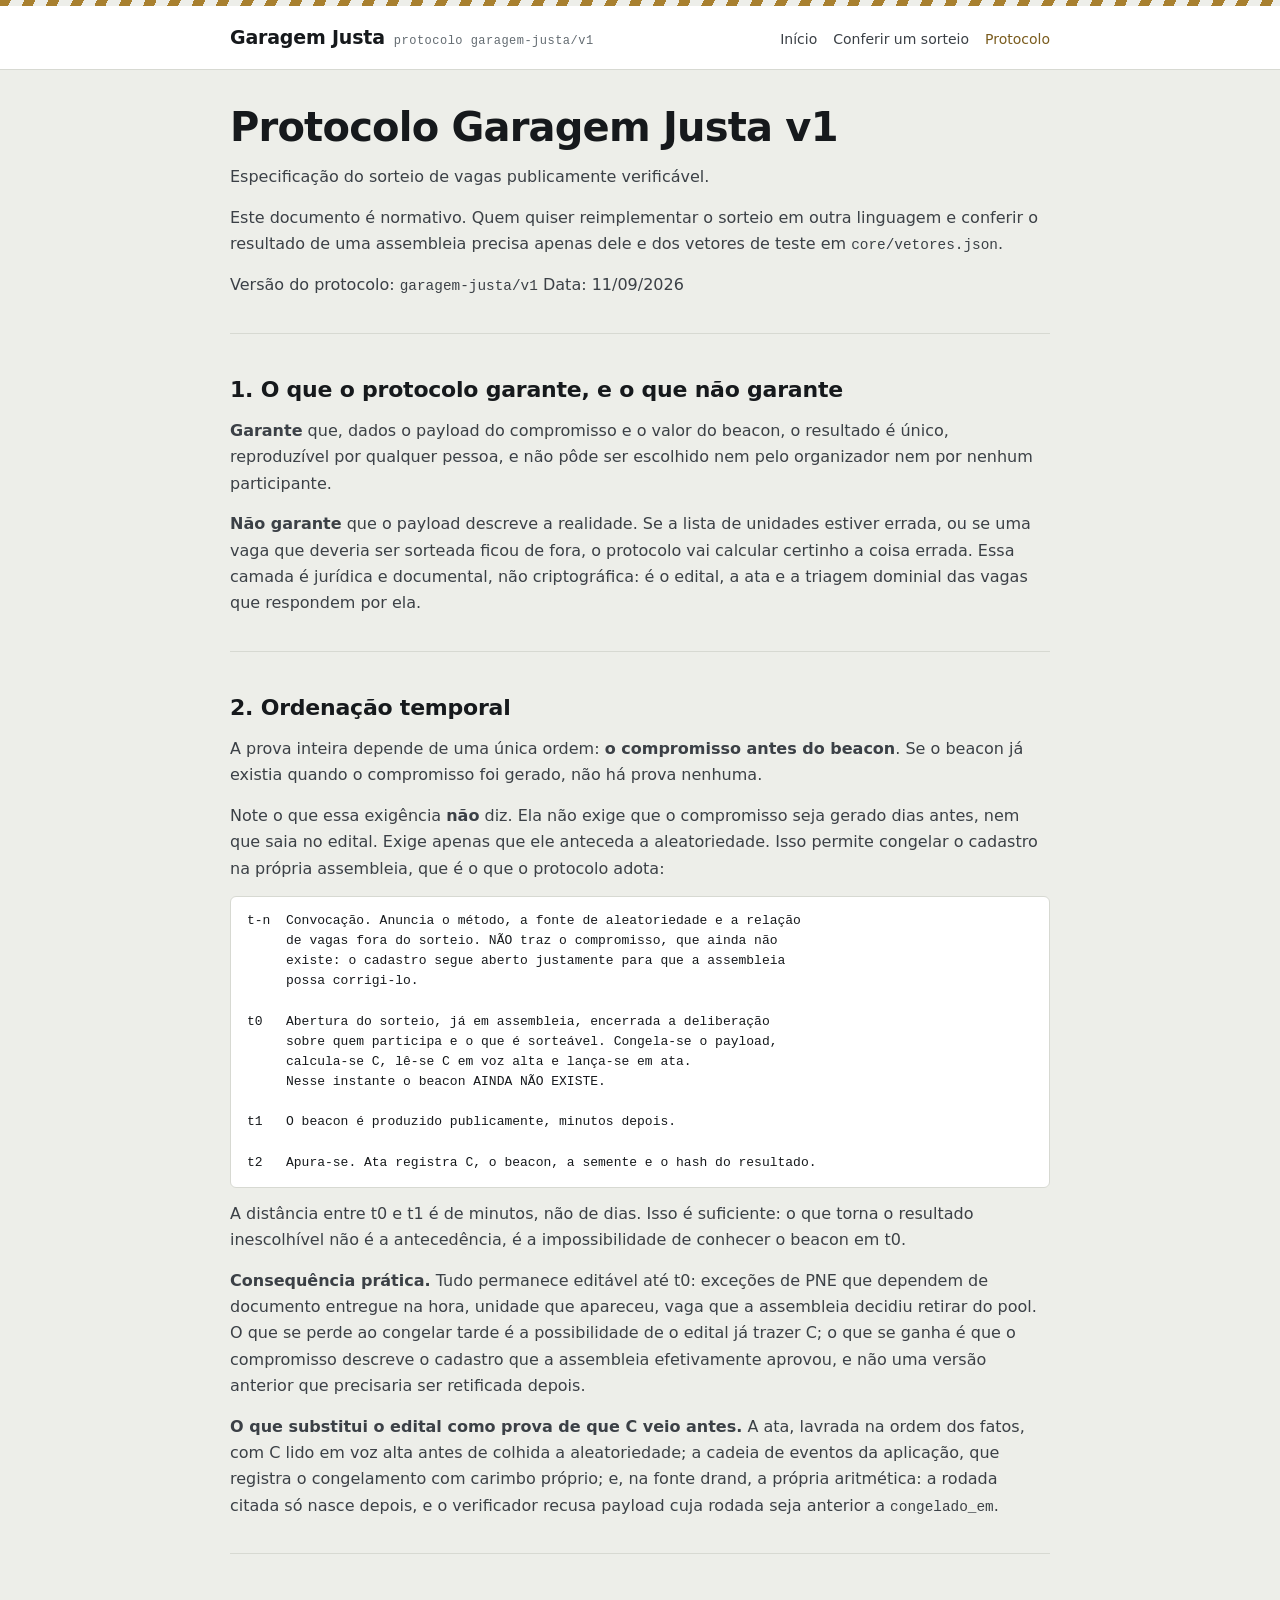
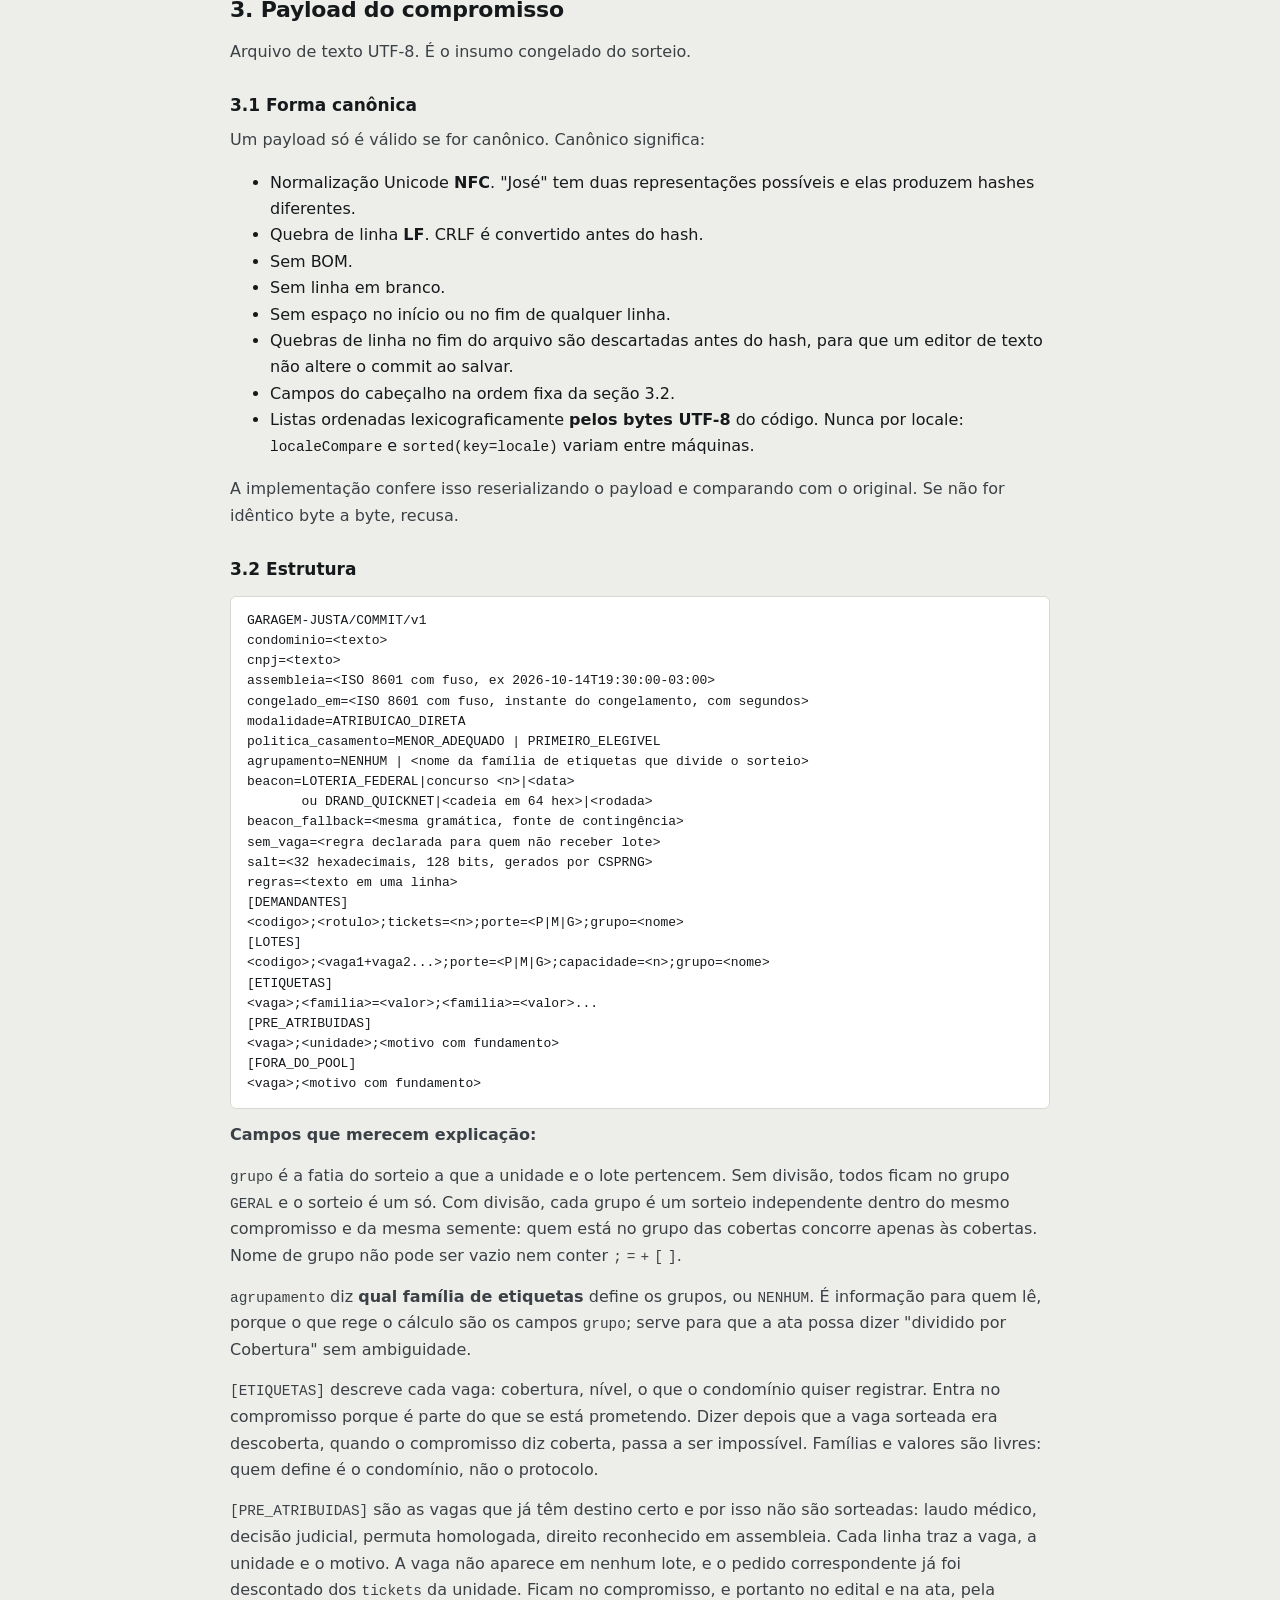
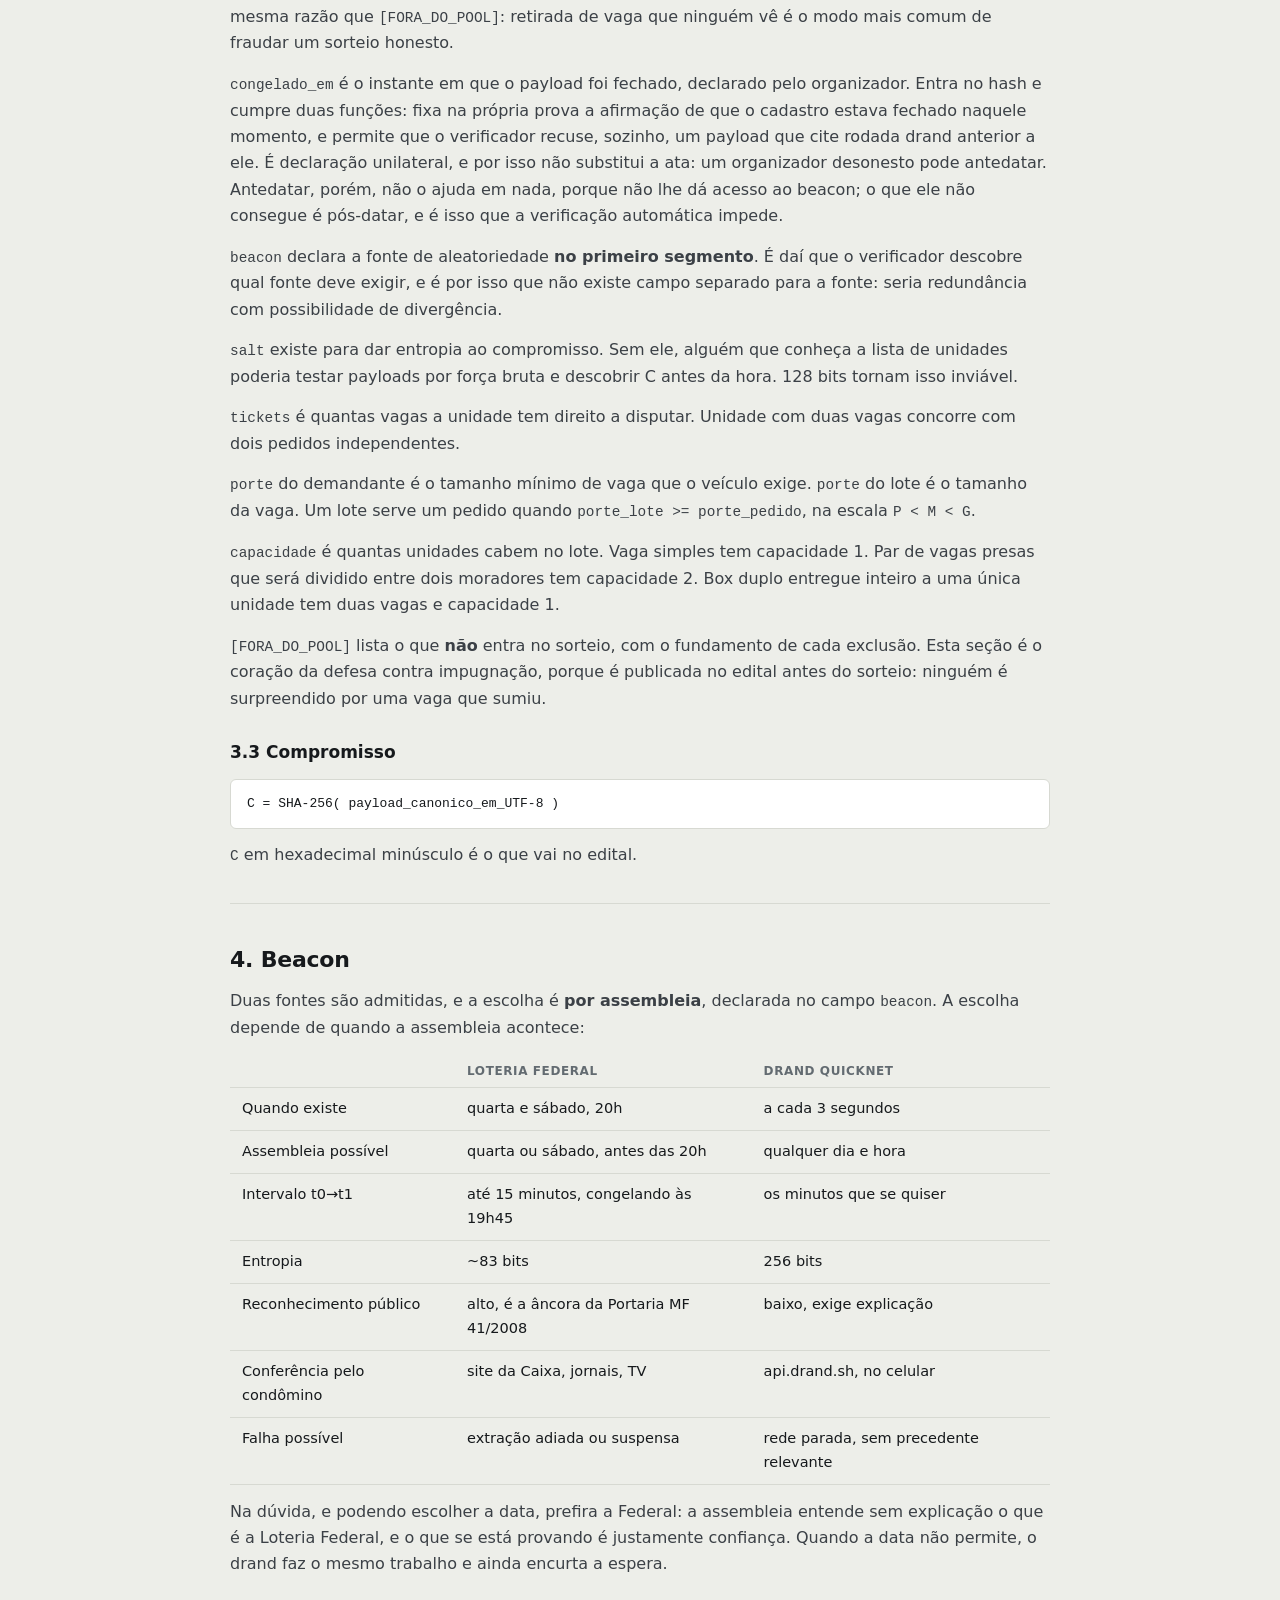
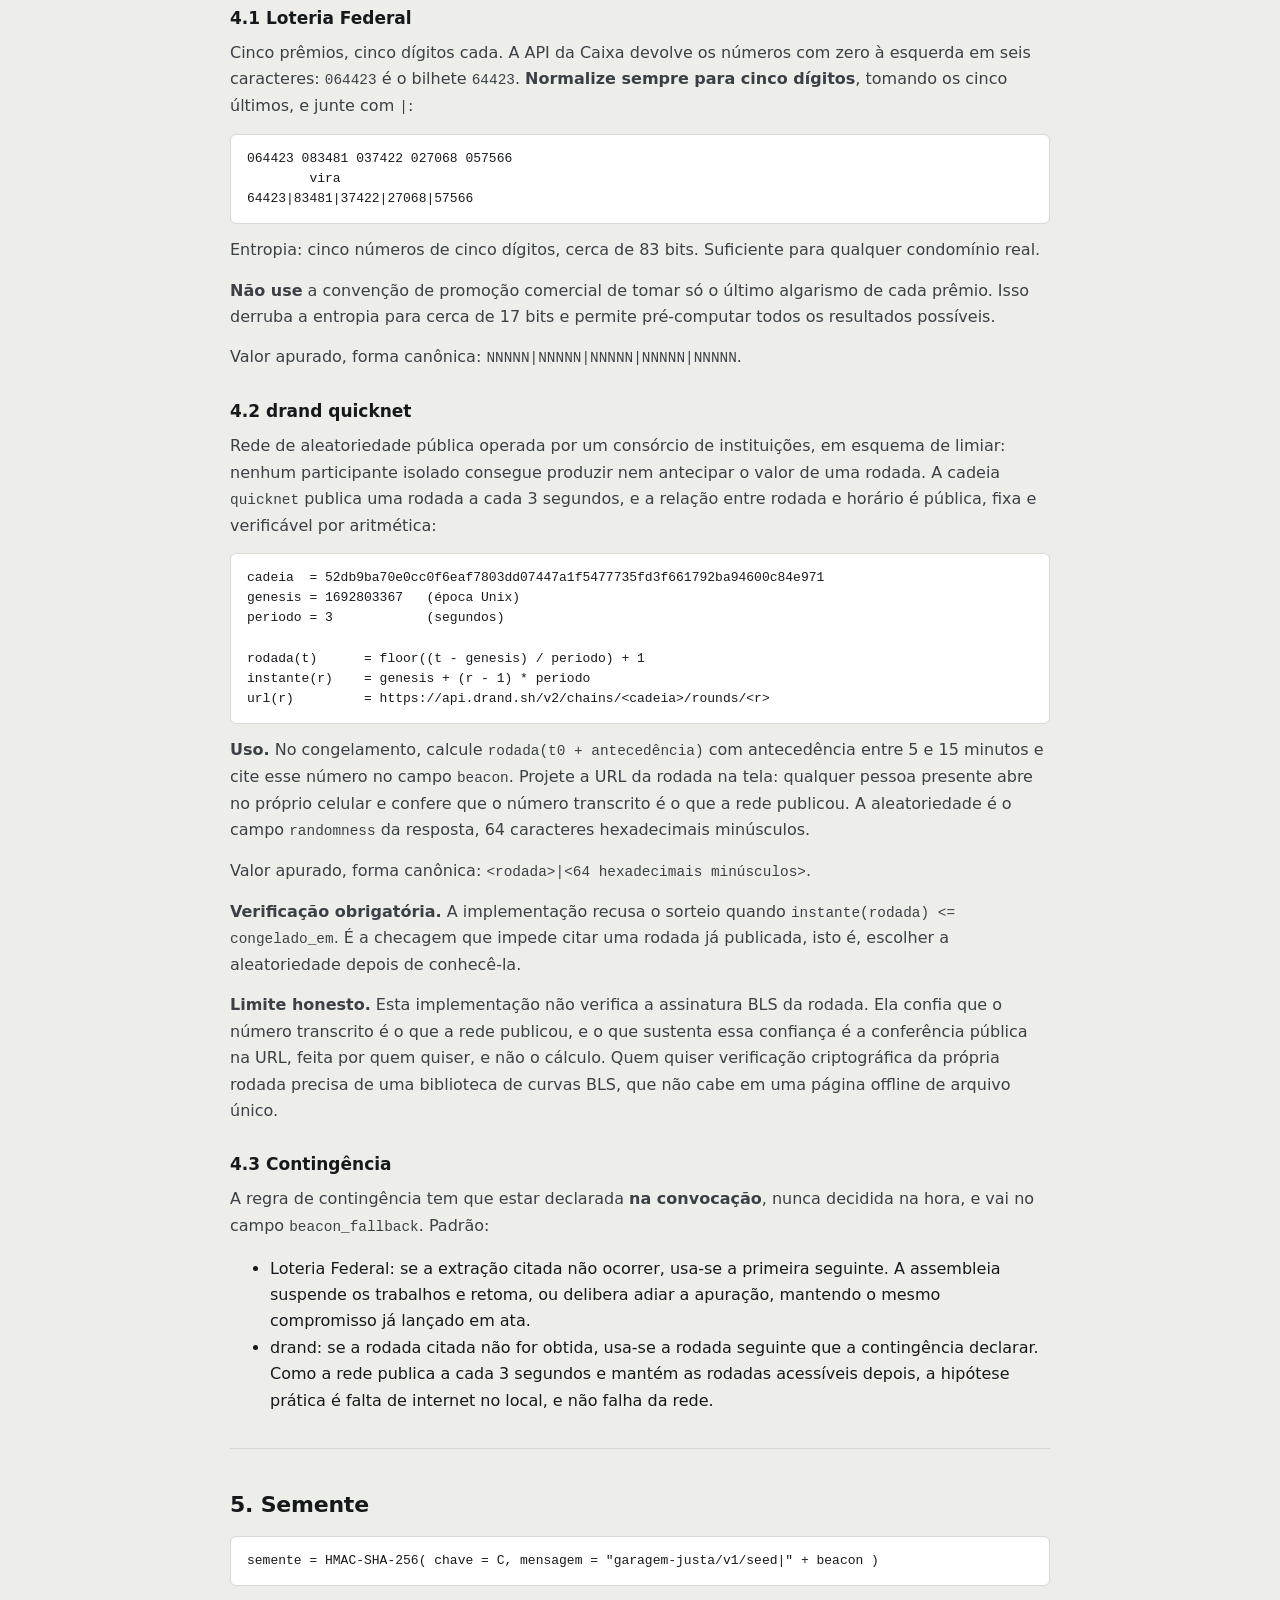
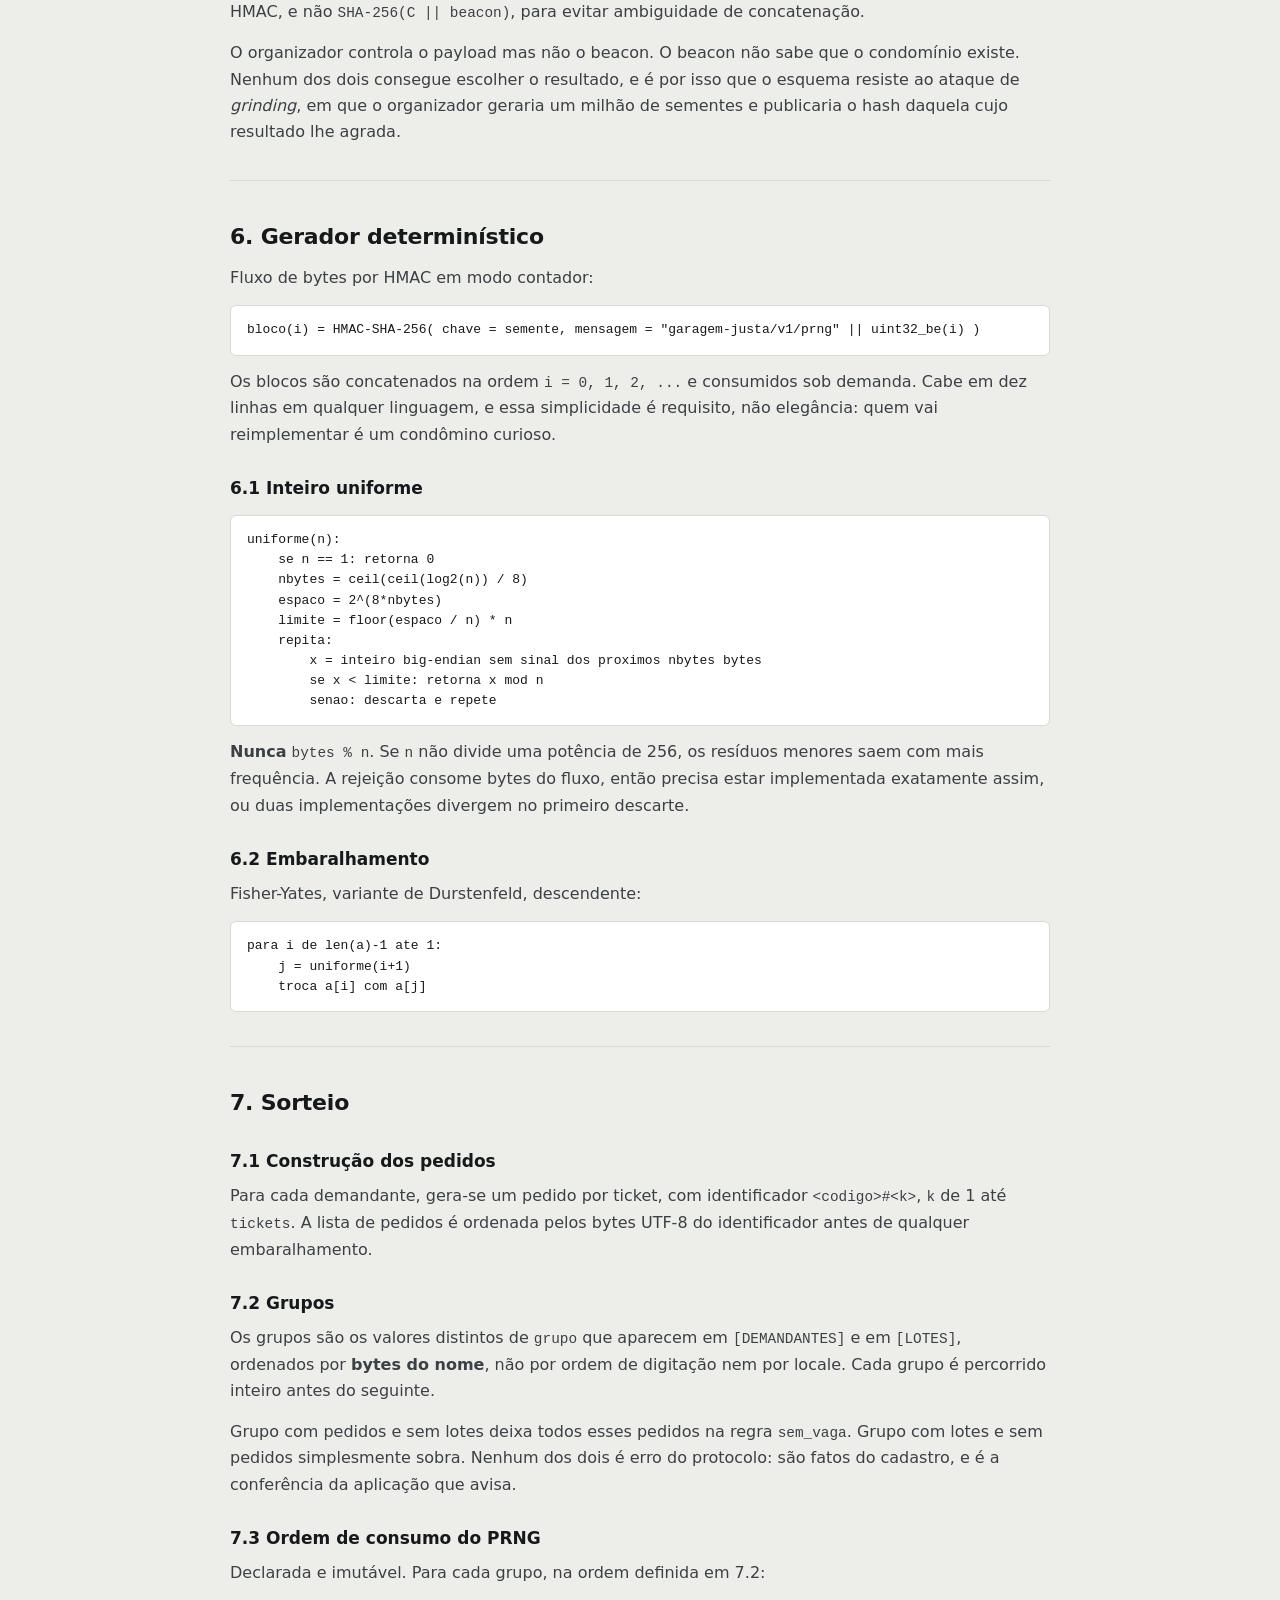
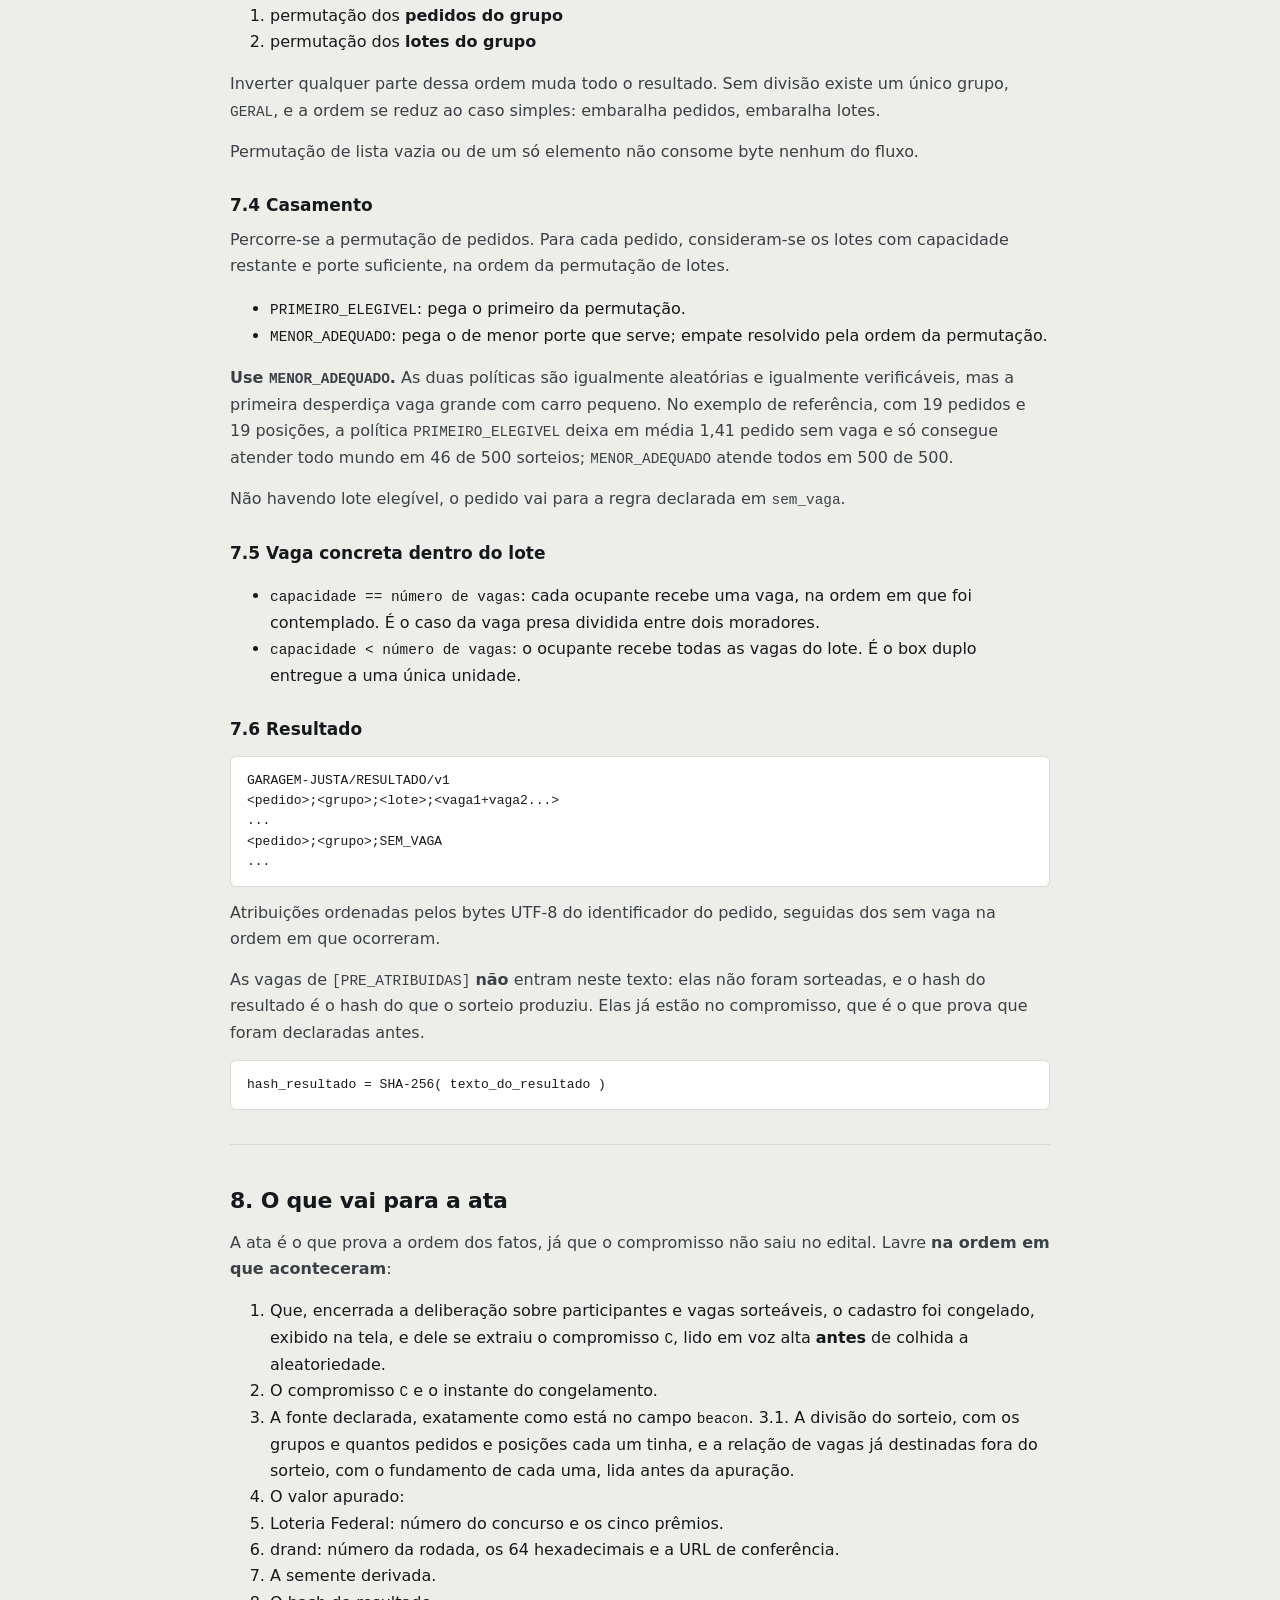
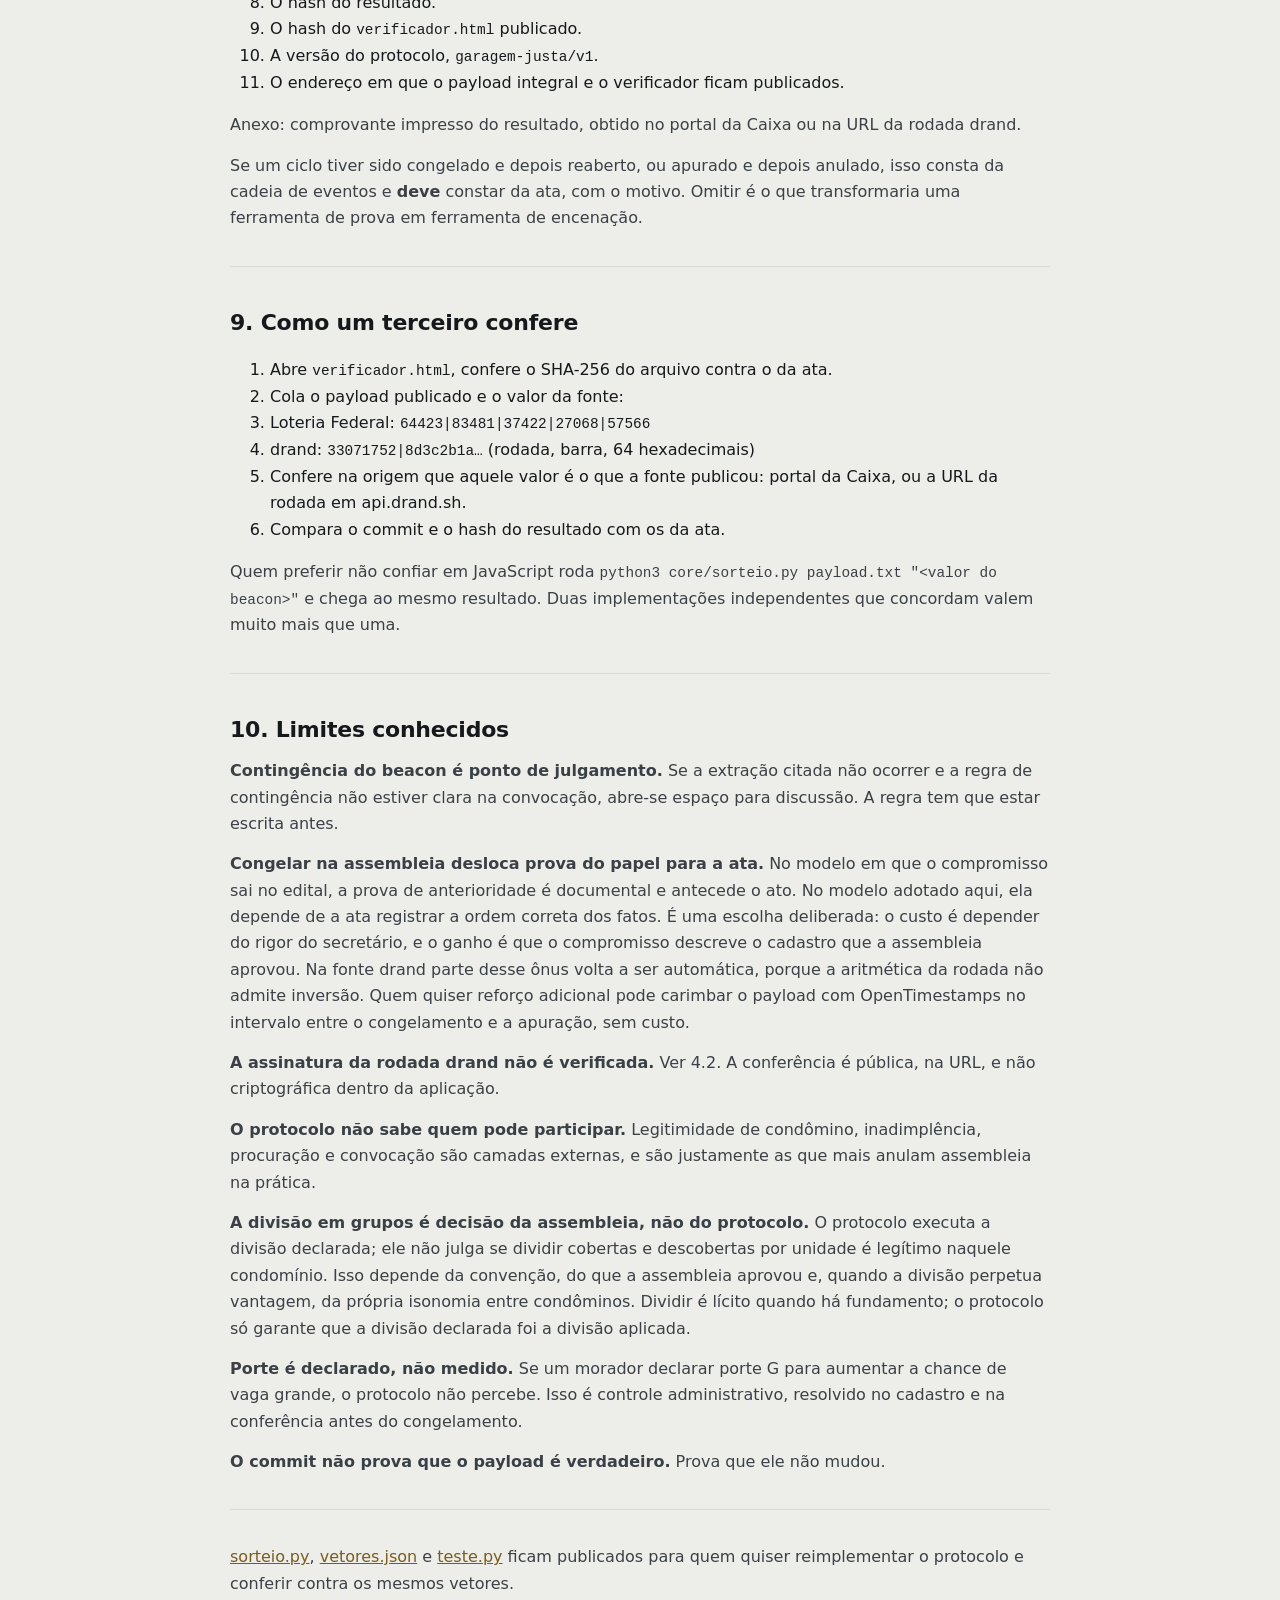
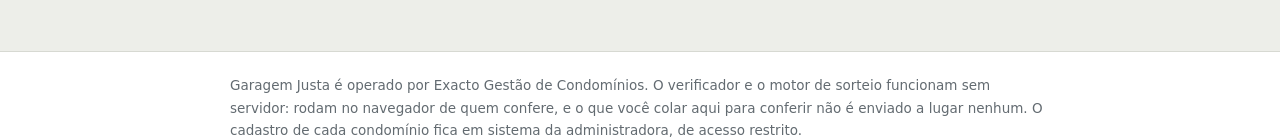
<file: site/protocolo.html>
<!doctype html>
<html lang="pt-BR">
<head>
<meta charset="utf-8">
<meta name="viewport" content="width=device-width, initial-scale=1">
<title>Protocolo Garagem Justa</title>
<meta name="description" content="Especificação normativa do sorteio de vagas publicamente verificável.">
<style>
:root{
  --ground:#edeee9; --panel:#fff; --ink:#16191c; --ink2:#3b4046; --muted:#636b71;
  --rule:#d7d9d2; --marca:#a8802f; --marca-ink:#7a5c1e; --ok:#2f6b4f;
  --sans:system-ui,-apple-system,"Segoe UI",Roboto,Helvetica,Arial,sans-serif;
  --mono:ui-monospace,SFMono-Regular,"SF Mono",Menlo,Consolas,monospace;
}
@media (prefers-color-scheme:dark){
  :root:not([data-tema="claro"]){
    --ground:#14161a; --panel:#1b1e23; --ink:#f0ede4; --ink2:#cfcbc0; --muted:#9aa0a6;
    --rule:#2c3036; --marca:#d8b45e; --marca-ink:#e6c87f; --ok:#7fbf9b;
  }
}
*{box-sizing:border-box}
body{margin:0;background:var(--ground);color:var(--ink);font:16px/1.65 var(--sans);
  -webkit-font-smoothing:antialiased}
.faixa{height:6px;background:repeating-linear-gradient(115deg,var(--marca) 0 10px,transparent 10px 22px)}
.wrap{max-width:860px;margin:0 auto;padding:0 20px}
header.topo{background:var(--panel);border-bottom:1px solid var(--rule)}
header.topo .wrap{padding-block:16px;display:flex;align-items:baseline;gap:14px;flex-wrap:wrap}
.marca{font-weight:700;font-size:19px;letter-spacing:-.01em}
.marca span{color:var(--muted);font-weight:400;font-size:12px;margin-left:9px;letter-spacing:.04em;
  font-family:var(--mono)}
nav.topo-links{margin-left:auto;display:flex;gap:16px;font-size:14px}
nav.topo-links a{color:var(--ink2);text-decoration:none;border-bottom:1px solid transparent}
nav.topo-links a:hover{color:var(--marca-ink);border-bottom-color:var(--marca)}
h1{font-size:clamp(28px,4.2vw,40px);line-height:1.15;letter-spacing:-.02em;margin:40px 0 14px}
h2{font-size:22px;letter-spacing:-.01em;margin:38px 0 10px}
h3{font-size:17px;margin:26px 0 8px}
p{margin:0 0 14px;color:var(--ink2)}
a{color:var(--marca-ink)}
.chamada{font-size:19px;line-height:1.55;color:var(--ink)}
.botoes{display:flex;gap:12px;flex-wrap:wrap;margin:26px 0 8px}
.b{display:inline-block;background:var(--ink);color:var(--ground);border-radius:5px;
  padding:12px 22px;font-weight:600;font-size:15px;text-decoration:none}
.b.sec{background:var(--panel);color:var(--ink);border:1px solid var(--rule)}
.cartao{background:var(--panel);border:1px solid var(--rule);border-radius:7px;padding:20px 22px;margin:18px 0}
.passos{counter-reset:p;list-style:none;padding:0;margin:18px 0}
.passos li{counter-increment:p;position:relative;padding:0 0 0 44px;margin:0 0 18px;color:var(--ink2)}
.passos li::before{content:counter(p);position:absolute;left:0;top:1px;width:28px;height:28px;
  border-radius:50%;border:1px solid var(--marca);color:var(--marca-ink);
  display:flex;align-items:center;justify-content:center;font-weight:700;font-size:14px}
.passos b{color:var(--ink)}
code,.mono{font-family:var(--mono);font-size:.9em}
.hash{font-family:var(--mono);font-size:12.5px;word-break:break-all;color:var(--muted)}
table{border-collapse:collapse;width:100%;font-size:14.5px;margin:14px 0}
th,td{text-align:left;padding:9px 12px;border-bottom:1px solid var(--rule);vertical-align:top}
th{font:600 12px var(--sans);letter-spacing:.05em;text-transform:uppercase;color:var(--muted)}
blockquote{margin:16px 0;padding:2px 0 2px 16px;border-left:3px solid var(--marca);color:var(--ink2)}
pre{background:var(--panel);border:1px solid var(--rule);border-radius:6px;padding:14px 16px;
  overflow-x:auto;font-family:var(--mono);font-size:13px;line-height:1.55}
pre code{font-size:inherit}
hr{border:0;border-top:1px solid var(--rule);margin:34px 0}
footer.rodape{border-top:1px solid var(--rule);margin-top:54px;background:var(--panel)}
footer.rodape .wrap{padding-block:22px;font-size:13.5px;color:var(--muted)}
@media (max-width:560px){ .botoes .b{width:100%;text-align:center} }

/* ---- cartões, grades e figuras da página inicial ---- */
.heroi{padding:52px 0 10px}
.heroi h1{margin:0 0 16px}
.grade{display:grid;gap:16px;margin:22px 0}
@media (min-width:720px){ .grade-3{grid-template-columns:repeat(3,1fr)} .grade-2{grid-template-columns:repeat(2,1fr)} }
.passo{background:var(--panel);border:1px solid var(--rule);border-radius:7px;padding:20px 20px 22px;
  display:flex;flex-direction:column;gap:10px}
.passo .n{width:30px;height:30px;border-radius:50%;border:1px solid var(--marca);color:var(--marca-ink);
  display:flex;align-items:center;justify-content:center;font-weight:700;font-size:14px;flex:none}
.passo h3{margin:0;font-size:16.5px;letter-spacing:-.005em}
.passo p{margin:0;font-size:14.5px}
.precisa{background:var(--panel);border:1px solid var(--rule);border-radius:7px;padding:18px 20px}
.precisa h3{margin:0 0 6px;font-size:15.5px}
.precisa p{margin:0;font-size:14px;color:var(--muted)}
.precisa .tag{display:inline-block;font-family:var(--mono);font-size:11px;letter-spacing:.06em;
  text-transform:uppercase;color:var(--marca-ink);border:1px solid var(--rule);border-radius:3px;
  padding:2px 7px;margin-bottom:9px}
.figura{background:var(--panel);border:1px solid var(--rule);border-radius:7px;padding:18px 16px 10px;margin:26px 0}
.figura .rolagem{overflow-x:auto}
.figura svg{display:block;width:100%;min-width:620px;height:auto}
.figura figcaption{font-size:13.5px;color:var(--muted);padding:6px 6px 8px;margin:0}
.linha-tempo .trilho{stroke:var(--rule);stroke-width:2}
.linha-tempo .vao{fill:var(--marca);opacity:.07}
.linha-tempo .marco{fill:var(--panel);stroke:var(--marca);stroke-width:2}
.linha-tempo .rot{fill:var(--ink);font:600 14px var(--sans)}
.linha-tempo .sub{fill:var(--muted);font:12px var(--mono)}
.linha-tempo .chip{fill:var(--ground);stroke:var(--rule)}
.linha-tempo .glifo{fill:var(--marca-ink)}
.linha-tempo .pulso{fill:var(--marca);animation:correr 7s cubic-bezier(.65,0,.35,1) infinite}
.linha-tempo .pulsa{animation:pulsar 7s ease-in-out infinite}
@keyframes correr{
  0%,8%    {transform:translateX(0);opacity:0}
  14%      {transform:translateX(0);opacity:1}
  52%      {transform:translateX(380px);opacity:1}
  62%      {transform:translateX(380px);opacity:1}
  86%,100% {transform:translateX(590px);opacity:0}
}
@keyframes pulsar{0%,30%{opacity:.07} 48%{opacity:.17} 66%,100%{opacity:.07}}
@media (prefers-reduced-motion:reduce){
  .linha-tempo .pulso,.linha-tempo .pulsa{animation:none}
  .linha-tempo .pulso{opacity:0}
}
.aviso{background:var(--panel);border:1px solid var(--rule);border-left:3px solid var(--marca);
  border-radius:0 7px 7px 0;padding:16px 18px;margin:22px 0}
.aviso h3{margin:0 0 6px;font-size:15.5px}
.aviso p{margin:0;font-size:14.5px}

</style>
</head>
<body>
<div class="faixa"></div>
<header class="topo"><div class="wrap">
  <div class="marca"><a href="/" style="color:inherit;text-decoration:none">Garagem Justa</a><span>protocolo garagem-justa/v1</span></div>
  <nav class="topo-links">
    <a href="/">Início</a>
    <a href="/verificador.html">Conferir um sorteio</a>
    <a href="/protocolo.html" style="color:var(--marca-ink)">Protocolo</a>
  </nav>
</div></header>
<main class="wrap">
<h1 style="margin-top:34px">Protocolo Garagem Justa v1</h1>
<p>Especificação do sorteio de vagas publicamente verificável.</p>
<p>Este documento é normativo. Quem quiser reimplementar o sorteio em outra
linguagem e conferir o resultado de uma assembleia precisa apenas dele e dos
vetores de teste em <code>core/vetores.json</code>.</p>
<p>Versão do protocolo: <code>garagem-justa/v1</code>
Data: 11/09/2026</p>
<hr />
<h2>1. O que o protocolo garante, e o que não garante</h2>
<p><strong>Garante</strong> que, dados o payload do compromisso e o valor do beacon, o resultado
é único, reproduzível por qualquer pessoa, e não pôde ser escolhido nem pelo
organizador nem por nenhum participante.</p>
<p><strong>Não garante</strong> que o payload descreve a realidade. Se a lista de unidades
estiver errada, ou se uma vaga que deveria ser sorteada ficou de fora, o
protocolo vai calcular certinho a coisa errada. Essa camada é jurídica e
documental, não criptográfica: é o edital, a ata e a triagem dominial das vagas
que respondem por ela.</p>
<hr />
<h2>2. Ordenação temporal</h2>
<p>A prova inteira depende de uma única ordem: <strong>o compromisso antes do beacon</strong>.
Se o beacon já existia quando o compromisso foi gerado, não há prova nenhuma.</p>
<p>Note o que essa exigência <strong>não</strong> diz. Ela não exige que o compromisso seja
gerado dias antes, nem que saia no edital. Exige apenas que ele anteceda a
aleatoriedade. Isso permite congelar o cadastro na própria assembleia, que é o
que o protocolo adota:</p>
<pre><code>t-n  Convocação. Anuncia o método, a fonte de aleatoriedade e a relação
     de vagas fora do sorteio. NÃO traz o compromisso, que ainda não
     existe: o cadastro segue aberto justamente para que a assembleia
     possa corrigi-lo.

t0   Abertura do sorteio, já em assembleia, encerrada a deliberação
     sobre quem participa e o que é sorteável. Congela-se o payload,
     calcula-se C, lê-se C em voz alta e lança-se em ata.
     Nesse instante o beacon AINDA NÃO EXISTE.

t1   O beacon é produzido publicamente, minutos depois.

t2   Apura-se. Ata registra C, o beacon, a semente e o hash do resultado.
</code></pre>
<p>A distância entre t0 e t1 é de minutos, não de dias. Isso é suficiente: o que
torna o resultado inescolhível não é a antecedência, é a impossibilidade de
conhecer o beacon em t0.</p>
<p><strong>Consequência prática.</strong> Tudo permanece editável até t0: exceções de PNE que
dependem de documento entregue na hora, unidade que apareceu, vaga que a
assembleia decidiu retirar do pool. O que se perde ao congelar tarde é a
possibilidade de o edital já trazer C; o que se ganha é que o compromisso
descreve o cadastro que a assembleia efetivamente aprovou, e não uma versão
anterior que precisaria ser retificada depois.</p>
<p><strong>O que substitui o edital como prova de que C veio antes.</strong> A ata, lavrada na
ordem dos fatos, com C lido em voz alta antes de colhida a aleatoriedade; a
cadeia de eventos da aplicação, que registra o congelamento com carimbo próprio;
e, na fonte drand, a própria aritmética: a rodada citada só nasce depois, e o
verificador recusa payload cuja rodada seja anterior a <code>congelado_em</code>.</p>
<hr />
<h2>3. Payload do compromisso</h2>
<p>Arquivo de texto UTF-8. É o insumo congelado do sorteio.</p>
<h3>3.1 Forma canônica</h3>
<p>Um payload só é válido se for canônico. Canônico significa:</p>
<ul>
<li>Normalização Unicode <strong>NFC</strong>. "José" tem duas representações possíveis e elas
  produzem hashes diferentes.</li>
<li>Quebra de linha <strong>LF</strong>. CRLF é convertido antes do hash.</li>
<li>Sem BOM.</li>
<li>Sem linha em branco.</li>
<li>Sem espaço no início ou no fim de qualquer linha.</li>
<li>Quebras de linha no fim do arquivo são descartadas antes do hash, para que um
  editor de texto não altere o commit ao salvar.</li>
<li>Campos do cabeçalho na ordem fixa da seção 3.2.</li>
<li>Listas ordenadas lexicograficamente <strong>pelos bytes UTF-8</strong> do código. Nunca por
  locale: <code>localeCompare</code> e <code>sorted(key=locale)</code> variam entre máquinas.</li>
</ul>
<p>A implementação confere isso reserializando o payload e comparando com o
original. Se não for idêntico byte a byte, recusa.</p>
<h3>3.2 Estrutura</h3>
<pre><code>GARAGEM-JUSTA/COMMIT/v1
condominio=&lt;texto&gt;
cnpj=&lt;texto&gt;
assembleia=&lt;ISO 8601 com fuso, ex 2026-10-14T19:30:00-03:00&gt;
congelado_em=&lt;ISO 8601 com fuso, instante do congelamento, com segundos&gt;
modalidade=ATRIBUICAO_DIRETA
politica_casamento=MENOR_ADEQUADO | PRIMEIRO_ELEGIVEL
agrupamento=NENHUM | &lt;nome da família de etiquetas que divide o sorteio&gt;
beacon=LOTERIA_FEDERAL|concurso &lt;n&gt;|&lt;data&gt;
       ou DRAND_QUICKNET|&lt;cadeia em 64 hex&gt;|&lt;rodada&gt;
beacon_fallback=&lt;mesma gramática, fonte de contingência&gt;
sem_vaga=&lt;regra declarada para quem não receber lote&gt;
salt=&lt;32 hexadecimais, 128 bits, gerados por CSPRNG&gt;
regras=&lt;texto em uma linha&gt;
[DEMANDANTES]
&lt;codigo&gt;;&lt;rotulo&gt;;tickets=&lt;n&gt;;porte=&lt;P|M|G&gt;;grupo=&lt;nome&gt;
[LOTES]
&lt;codigo&gt;;&lt;vaga1+vaga2...&gt;;porte=&lt;P|M|G&gt;;capacidade=&lt;n&gt;;grupo=&lt;nome&gt;
[ETIQUETAS]
&lt;vaga&gt;;&lt;familia&gt;=&lt;valor&gt;;&lt;familia&gt;=&lt;valor&gt;...
[PRE_ATRIBUIDAS]
&lt;vaga&gt;;&lt;unidade&gt;;&lt;motivo com fundamento&gt;
[FORA_DO_POOL]
&lt;vaga&gt;;&lt;motivo com fundamento&gt;
</code></pre>
<p><strong>Campos que merecem explicação:</strong></p>
<p><code>grupo</code> é a fatia do sorteio a que a unidade e o lote pertencem. Sem divisão,
todos ficam no grupo <code>GERAL</code> e o sorteio é um só. Com divisão, cada grupo é um
sorteio independente dentro do mesmo compromisso e da mesma semente: quem está
no grupo das cobertas concorre apenas às cobertas. Nome de grupo não pode ser
vazio nem conter <code>;</code> <code>=</code> <code>+</code> <code>[</code> <code>]</code>.</p>
<p><code>agrupamento</code> diz <strong>qual família de etiquetas</strong> define os grupos, ou <code>NENHUM</code>.
É informação para quem lê, porque o que rege o cálculo são os campos <code>grupo</code>;
serve para que a ata possa dizer "dividido por Cobertura" sem ambiguidade.</p>
<p><code>[ETIQUETAS]</code> descreve cada vaga: cobertura, nível, o que o condomínio quiser
registrar. Entra no compromisso porque é parte do que se está prometendo.
Dizer depois que a vaga sorteada era descoberta, quando o compromisso diz
coberta, passa a ser impossível. Famílias e valores são livres: quem define é o
condomínio, não o protocolo.</p>
<p><code>[PRE_ATRIBUIDAS]</code> são as vagas que já têm destino certo e por isso não são
sorteadas: laudo médico, decisão judicial, permuta homologada, direito
reconhecido em assembleia. Cada linha traz a vaga, a unidade e o motivo. A vaga
não aparece em nenhum lote, e o pedido correspondente já foi descontado dos
<code>tickets</code> da unidade. Ficam no compromisso, e portanto no edital e na ata, pela
mesma razão que <code>[FORA_DO_POOL]</code>: retirada de vaga que ninguém vê é o modo mais
comum de fraudar um sorteio honesto.</p>
<p><code>congelado_em</code> é o instante em que o payload foi fechado, declarado pelo
organizador. Entra no hash e cumpre duas funções: fixa na própria prova a
afirmação de que o cadastro estava fechado naquele momento, e permite que o
verificador recuse, sozinho, um payload que cite rodada drand anterior a ele.
É declaração unilateral, e por isso não substitui a ata: um organizador
desonesto pode antedatar. Antedatar, porém, não o ajuda em nada, porque não lhe
dá acesso ao beacon; o que ele não consegue é pós-datar, e é isso que a
verificação automática impede.</p>
<p><code>beacon</code> declara a fonte de aleatoriedade <strong>no primeiro segmento</strong>. É daí que o
verificador descobre qual fonte deve exigir, e é por isso que não existe campo
separado para a fonte: seria redundância com possibilidade de divergência.</p>
<p><code>salt</code> existe para dar entropia ao compromisso. Sem ele, alguém que conheça a
lista de unidades poderia testar payloads por força bruta e descobrir C antes da
hora. 128 bits tornam isso inviável.</p>
<p><code>tickets</code> é quantas vagas a unidade tem direito a disputar. Unidade com duas
vagas concorre com dois pedidos independentes.</p>
<p><code>porte</code> do demandante é o tamanho mínimo de vaga que o veículo exige. <code>porte</code> do
lote é o tamanho da vaga. Um lote serve um pedido quando <code>porte_lote &gt;=
porte_pedido</code>, na escala <code>P &lt; M &lt; G</code>.</p>
<p><code>capacidade</code> é quantas unidades cabem no lote. Vaga simples tem capacidade 1.
Par de vagas presas que será dividido entre dois moradores tem capacidade 2. Box
duplo entregue inteiro a uma única unidade tem duas vagas e capacidade 1.</p>
<p><code>[FORA_DO_POOL]</code> lista o que <strong>não</strong> entra no sorteio, com o fundamento de cada
exclusão. Esta seção é o coração da defesa contra impugnação, porque é publicada
no edital antes do sorteio: ninguém é surpreendido por uma vaga que sumiu.</p>
<h3>3.3 Compromisso</h3>
<pre><code>C = SHA-256( payload_canonico_em_UTF-8 )
</code></pre>
<p><code>C</code> em hexadecimal minúsculo é o que vai no edital.</p>
<hr />
<h2>4. Beacon</h2>
<p>Duas fontes são admitidas, e a escolha é <strong>por assembleia</strong>, declarada no campo
<code>beacon</code>. A escolha depende de quando a assembleia acontece:</p>
<table>
<thead>
<tr>
<th></th>
<th>Loteria Federal</th>
<th>drand quicknet</th>
</tr>
</thead>
<tbody>
<tr>
<td>Quando existe</td>
<td>quarta e sábado, 20h</td>
<td>a cada 3 segundos</td>
</tr>
<tr>
<td>Assembleia possível</td>
<td>quarta ou sábado, antes das 20h</td>
<td>qualquer dia e hora</td>
</tr>
<tr>
<td>Intervalo t0→t1</td>
<td>até 15 minutos, congelando às 19h45</td>
<td>os minutos que se quiser</td>
</tr>
<tr>
<td>Entropia</td>
<td>~83 bits</td>
<td>256 bits</td>
</tr>
<tr>
<td>Reconhecimento público</td>
<td>alto, é a âncora da Portaria MF 41/2008</td>
<td>baixo, exige explicação</td>
</tr>
<tr>
<td>Conferência pelo condômino</td>
<td>site da Caixa, jornais, TV</td>
<td>api.drand.sh, no celular</td>
</tr>
<tr>
<td>Falha possível</td>
<td>extração adiada ou suspensa</td>
<td>rede parada, sem precedente relevante</td>
</tr>
</tbody>
</table>
<p>Na dúvida, e podendo escolher a data, prefira a Federal: a assembleia entende
sem explicação o que é a Loteria Federal, e o que se está provando é justamente
confiança. Quando a data não permite, o drand faz o mesmo trabalho e ainda
encurta a espera.</p>
<h3>4.1 Loteria Federal</h3>
<p>Cinco prêmios, cinco dígitos cada. A API da Caixa devolve os números com zero à
esquerda em seis caracteres: <code>064423</code> é o bilhete <code>64423</code>. <strong>Normalize sempre
para cinco dígitos</strong>, tomando os cinco últimos, e junte com <code>|</code>:</p>
<pre><code>064423 083481 037422 027068 057566
        vira
64423|83481|37422|27068|57566
</code></pre>
<p>Entropia: cinco números de cinco dígitos, cerca de 83 bits. Suficiente para
qualquer condomínio real.</p>
<p><strong>Não use</strong> a convenção de promoção comercial de tomar só o último algarismo de
cada prêmio. Isso derruba a entropia para cerca de 17 bits e permite
pré-computar todos os resultados possíveis.</p>
<p>Valor apurado, forma canônica: <code>NNNNN|NNNNN|NNNNN|NNNNN|NNNNN</code>.</p>
<h3>4.2 drand quicknet</h3>
<p>Rede de aleatoriedade pública operada por um consórcio de instituições, em
esquema de limiar: nenhum participante isolado consegue produzir nem antecipar o
valor de uma rodada. A cadeia <code>quicknet</code> publica uma rodada a cada 3 segundos, e
a relação entre rodada e horário é pública, fixa e verificável por aritmética:</p>
<pre><code>cadeia  = 52db9ba70e0cc0f6eaf7803dd07447a1f5477735fd3f661792ba94600c84e971
genesis = 1692803367   (época Unix)
periodo = 3            (segundos)

rodada(t)      = floor((t - genesis) / periodo) + 1
instante(r)    = genesis + (r - 1) * periodo
url(r)         = https://api.drand.sh/v2/chains/&lt;cadeia&gt;/rounds/&lt;r&gt;
</code></pre>
<p><strong>Uso.</strong> No congelamento, calcule <code>rodada(t0 + antecedência)</code> com antecedência
entre 5 e 15 minutos e cite esse número no campo <code>beacon</code>. Projete a URL da
rodada na tela: qualquer pessoa presente abre no próprio celular e confere que o
número transcrito é o que a rede publicou. A aleatoriedade é o campo
<code>randomness</code> da resposta, 64 caracteres hexadecimais minúsculos.</p>
<p>Valor apurado, forma canônica: <code>&lt;rodada&gt;|&lt;64 hexadecimais minúsculos&gt;</code>.</p>
<p><strong>Verificação obrigatória.</strong> A implementação recusa o sorteio quando
<code>instante(rodada) &lt;= congelado_em</code>. É a checagem que impede citar uma rodada já
publicada, isto é, escolher a aleatoriedade depois de conhecê-la.</p>
<p><strong>Limite honesto.</strong> Esta implementação não verifica a assinatura BLS da rodada.
Ela confia que o número transcrito é o que a rede publicou, e o que sustenta
essa confiança é a conferência pública na URL, feita por quem quiser, e não o
cálculo. Quem quiser verificação criptográfica da própria rodada precisa de uma
biblioteca de curvas BLS, que não cabe em uma página offline de arquivo único.</p>
<h3>4.3 Contingência</h3>
<p>A regra de contingência tem que estar declarada <strong>na convocação</strong>, nunca
decidida na hora, e vai no campo <code>beacon_fallback</code>. Padrão:</p>
<ul>
<li>Loteria Federal: se a extração citada não ocorrer, usa-se a primeira seguinte.
  A assembleia suspende os trabalhos e retoma, ou delibera adiar a apuração,
  mantendo o mesmo compromisso já lançado em ata.</li>
<li>drand: se a rodada citada não for obtida, usa-se a rodada seguinte que a
  contingência declarar. Como a rede publica a cada 3 segundos e mantém as
  rodadas acessíveis depois, a hipótese prática é falta de internet no local, e
  não falha da rede.</li>
</ul>
<hr />
<h2>5. Semente</h2>
<pre><code>semente = HMAC-SHA-256( chave = C, mensagem = &quot;garagem-justa/v1/seed|&quot; + beacon )
</code></pre>
<p>HMAC, e não <code>SHA-256(C || beacon)</code>, para evitar ambiguidade de concatenação.</p>
<p>O organizador controla o payload mas não o beacon. O beacon não sabe que o
condomínio existe. Nenhum dos dois consegue escolher o resultado, e é por isso
que o esquema resiste ao ataque de <em>grinding</em>, em que o organizador geraria um
milhão de sementes e publicaria o hash daquela cujo resultado lhe agrada.</p>
<hr />
<h2>6. Gerador determinístico</h2>
<p>Fluxo de bytes por HMAC em modo contador:</p>
<pre><code>bloco(i) = HMAC-SHA-256( chave = semente, mensagem = &quot;garagem-justa/v1/prng&quot; || uint32_be(i) )
</code></pre>
<p>Os blocos são concatenados na ordem <code>i = 0, 1, 2, ...</code> e consumidos sob demanda.
Cabe em dez linhas em qualquer linguagem, e essa simplicidade é requisito, não
elegância: quem vai reimplementar é um condômino curioso.</p>
<h3>6.1 Inteiro uniforme</h3>
<pre><code>uniforme(n):
    se n == 1: retorna 0
    nbytes = ceil(ceil(log2(n)) / 8)
    espaco = 2^(8*nbytes)
    limite = floor(espaco / n) * n
    repita:
        x = inteiro big-endian sem sinal dos proximos nbytes bytes
        se x &lt; limite: retorna x mod n
        senao: descarta e repete
</code></pre>
<p><strong>Nunca</strong> <code>bytes % n</code>. Se <code>n</code> não divide uma potência de 256, os resíduos menores
saem com mais frequência. A rejeição consome bytes do fluxo, então precisa estar
implementada exatamente assim, ou duas implementações divergem no primeiro
descarte.</p>
<h3>6.2 Embaralhamento</h3>
<p>Fisher-Yates, variante de Durstenfeld, descendente:</p>
<pre><code>para i de len(a)-1 ate 1:
    j = uniforme(i+1)
    troca a[i] com a[j]
</code></pre>
<hr />
<h2>7. Sorteio</h2>
<h3>7.1 Construção dos pedidos</h3>
<p>Para cada demandante, gera-se um pedido por ticket, com identificador
<code>&lt;codigo&gt;#&lt;k&gt;</code>, <code>k</code> de 1 até <code>tickets</code>. A lista de pedidos é ordenada pelos bytes
UTF-8 do identificador antes de qualquer embaralhamento.</p>
<h3>7.2 Grupos</h3>
<p>Os grupos são os valores distintos de <code>grupo</code> que aparecem em <code>[DEMANDANTES]</code> e
em <code>[LOTES]</code>, ordenados por <strong>bytes do nome</strong>, não por ordem de digitação nem
por locale. Cada grupo é percorrido inteiro antes do seguinte.</p>
<p>Grupo com pedidos e sem lotes deixa todos esses pedidos na regra <code>sem_vaga</code>.
Grupo com lotes e sem pedidos simplesmente sobra. Nenhum dos dois é erro do
protocolo: são fatos do cadastro, e é a conferência da aplicação que avisa.</p>
<h3>7.3 Ordem de consumo do PRNG</h3>
<p>Declarada e imutável. Para cada grupo, na ordem definida em 7.2:</p>
<ol>
<li>permutação dos <strong>pedidos do grupo</strong></li>
<li>permutação dos <strong>lotes do grupo</strong></li>
</ol>
<p>Inverter qualquer parte dessa ordem muda todo o resultado. Sem divisão existe um
único grupo, <code>GERAL</code>, e a ordem se reduz ao caso simples: embaralha pedidos,
embaralha lotes.</p>
<p>Permutação de lista vazia ou de um só elemento não consome byte nenhum do fluxo.</p>
<h3>7.4 Casamento</h3>
<p>Percorre-se a permutação de pedidos. Para cada pedido, consideram-se os lotes
com capacidade restante e porte suficiente, na ordem da permutação de lotes.</p>
<ul>
<li><code>PRIMEIRO_ELEGIVEL</code>: pega o primeiro da permutação.</li>
<li><code>MENOR_ADEQUADO</code>: pega o de menor porte que serve; empate resolvido pela ordem
  da permutação.</li>
</ul>
<p><strong>Use <code>MENOR_ADEQUADO</code>.</strong> As duas políticas são igualmente aleatórias e
igualmente verificáveis, mas a primeira desperdiça vaga grande com carro
pequeno. No exemplo de referência, com 19 pedidos e 19 posições, a política
<code>PRIMEIRO_ELEGIVEL</code> deixa em média 1,41 pedido sem vaga e só consegue atender
todo mundo em 46 de 500 sorteios; <code>MENOR_ADEQUADO</code> atende todos em 500 de 500.</p>
<p>Não havendo lote elegível, o pedido vai para a regra declarada em <code>sem_vaga</code>.</p>
<h3>7.5 Vaga concreta dentro do lote</h3>
<ul>
<li><code>capacidade == número de vagas</code>: cada ocupante recebe uma vaga, na ordem em que
  foi contemplado. É o caso da vaga presa dividida entre dois moradores.</li>
<li><code>capacidade &lt; número de vagas</code>: o ocupante recebe todas as vagas do lote. É o
  box duplo entregue a uma única unidade.</li>
</ul>
<h3>7.6 Resultado</h3>
<pre><code>GARAGEM-JUSTA/RESULTADO/v1
&lt;pedido&gt;;&lt;grupo&gt;;&lt;lote&gt;;&lt;vaga1+vaga2...&gt;
...
&lt;pedido&gt;;&lt;grupo&gt;;SEM_VAGA
...
</code></pre>
<p>Atribuições ordenadas pelos bytes UTF-8 do identificador do pedido, seguidas dos
sem vaga na ordem em que ocorreram.</p>
<p>As vagas de <code>[PRE_ATRIBUIDAS]</code> <strong>não</strong> entram neste texto: elas não foram
sorteadas, e o hash do resultado é o hash do que o sorteio produziu. Elas já
estão no compromisso, que é o que prova que foram declaradas antes.</p>
<pre><code>hash_resultado = SHA-256( texto_do_resultado )
</code></pre>
<hr />
<h2>8. O que vai para a ata</h2>
<p>A ata é o que prova a ordem dos fatos, já que o compromisso não saiu no edital.
Lavre <strong>na ordem em que aconteceram</strong>:</p>
<ol>
<li>Que, encerrada a deliberação sobre participantes e vagas sorteáveis, o
   cadastro foi congelado, exibido na tela, e dele se extraiu o compromisso <code>C</code>,
   lido em voz alta <strong>antes</strong> de colhida a aleatoriedade.</li>
<li>O compromisso <code>C</code> e o instante do congelamento.</li>
<li>A fonte declarada, exatamente como está no campo <code>beacon</code>.
3.1. A divisão do sorteio, com os grupos e quantos pedidos e posições cada um
   tinha, e a relação de vagas já destinadas fora do sorteio, com o fundamento
   de cada uma, lida antes da apuração.</li>
<li>O valor apurado:</li>
<li>Loteria Federal: número do concurso e os cinco prêmios.</li>
<li>drand: número da rodada, os 64 hexadecimais e a URL de conferência.</li>
<li>A semente derivada.</li>
<li>O hash do resultado.</li>
<li>O hash do <code>verificador.html</code> publicado.</li>
<li>A versão do protocolo, <code>garagem-justa/v1</code>.</li>
<li>O endereço em que o payload integral e o verificador ficam publicados.</li>
</ol>
<p>Anexo: comprovante impresso do resultado, obtido no portal da Caixa ou na URL da
rodada drand.</p>
<p>Se um ciclo tiver sido congelado e depois reaberto, ou apurado e depois anulado,
isso consta da cadeia de eventos e <strong>deve</strong> constar da ata, com o motivo. Omitir
é o que transformaria uma ferramenta de prova em ferramenta de encenação.</p>
<hr />
<h2>9. Como um terceiro confere</h2>
<ol>
<li>Abre <code>verificador.html</code>, confere o SHA-256 do arquivo contra o da ata.</li>
<li>Cola o payload publicado e o valor da fonte:</li>
<li>Loteria Federal: <code>64423|83481|37422|27068|57566</code></li>
<li>drand: <code>33071752|8d3c2b1a…</code> (rodada, barra, 64 hexadecimais)</li>
<li>Confere na origem que aquele valor é o que a fonte publicou: portal da Caixa,
   ou a URL da rodada em api.drand.sh.</li>
<li>Compara o commit e o hash do resultado com os da ata.</li>
</ol>
<p>Quem preferir não confiar em JavaScript roda <code>python3 core/sorteio.py
payload.txt "&lt;valor do beacon&gt;"</code> e chega ao mesmo resultado. Duas implementações
independentes que concordam valem muito mais que uma.</p>
<hr />
<h2>10. Limites conhecidos</h2>
<p><strong>Contingência do beacon é ponto de julgamento.</strong> Se a extração citada não
ocorrer e a regra de contingência não estiver clara na convocação, abre-se
espaço para discussão. A regra tem que estar escrita antes.</p>
<p><strong>Congelar na assembleia desloca prova do papel para a ata.</strong> No modelo em que o
compromisso sai no edital, a prova de anterioridade é documental e antecede o
ato. No modelo adotado aqui, ela depende de a ata registrar a ordem correta dos
fatos. É uma escolha deliberada: o custo é depender do rigor do secretário, e o
ganho é que o compromisso descreve o cadastro que a assembleia aprovou. Na fonte
drand parte desse ônus volta a ser automática, porque a aritmética da rodada não
admite inversão. Quem quiser reforço adicional pode carimbar o payload com
OpenTimestamps no intervalo entre o congelamento e a apuração, sem custo.</p>
<p><strong>A assinatura da rodada drand não é verificada.</strong> Ver 4.2. A conferência é
pública, na URL, e não criptográfica dentro da aplicação.</p>
<p><strong>O protocolo não sabe quem pode participar.</strong> Legitimidade de condômino,
inadimplência, procuração e convocação são camadas externas, e são justamente as
que mais anulam assembleia na prática.</p>
<p><strong>A divisão em grupos é decisão da assembleia, não do protocolo.</strong> O protocolo
executa a divisão declarada; ele não julga se dividir cobertas e descobertas por
unidade é legítimo naquele condomínio. Isso depende da convenção, do que a
assembleia aprovou e, quando a divisão perpetua vantagem, da própria isonomia
entre condôminos. Dividir é lícito quando há fundamento; o protocolo só garante
que a divisão declarada foi a divisão aplicada.</p>
<p><strong>Porte é declarado, não medido.</strong> Se um morador declarar porte G para aumentar a
chance de vaga grande, o protocolo não percebe. Isso é controle administrativo,
resolvido no cadastro e na conferência antes do congelamento.</p>
<p><strong>O commit não prova que o payload é verdadeiro.</strong> Prova que ele não mudou.</p><hr><p><a href="/core/sorteio.py">sorteio.py</a>, <a href="/core/vetores.json">vetores.json</a> e <a href="/core/teste.py">teste.py</a> ficam publicados para quem quiser reimplementar o protocolo e conferir contra os mesmos vetores.</p>
</main>
<footer class="rodape"><div class="wrap">
  Garagem Justa é operado por Exacto Gestão de Condomínios. O verificador e o
  motor de sorteio funcionam sem servidor: rodam no navegador de quem confere, e
  o que você colar aqui para conferir não é enviado a lugar nenhum. O cadastro de
  cada condomínio fica em sistema da administradora, de acesso restrito.
</div></footer>
</body>
</html>
</file>
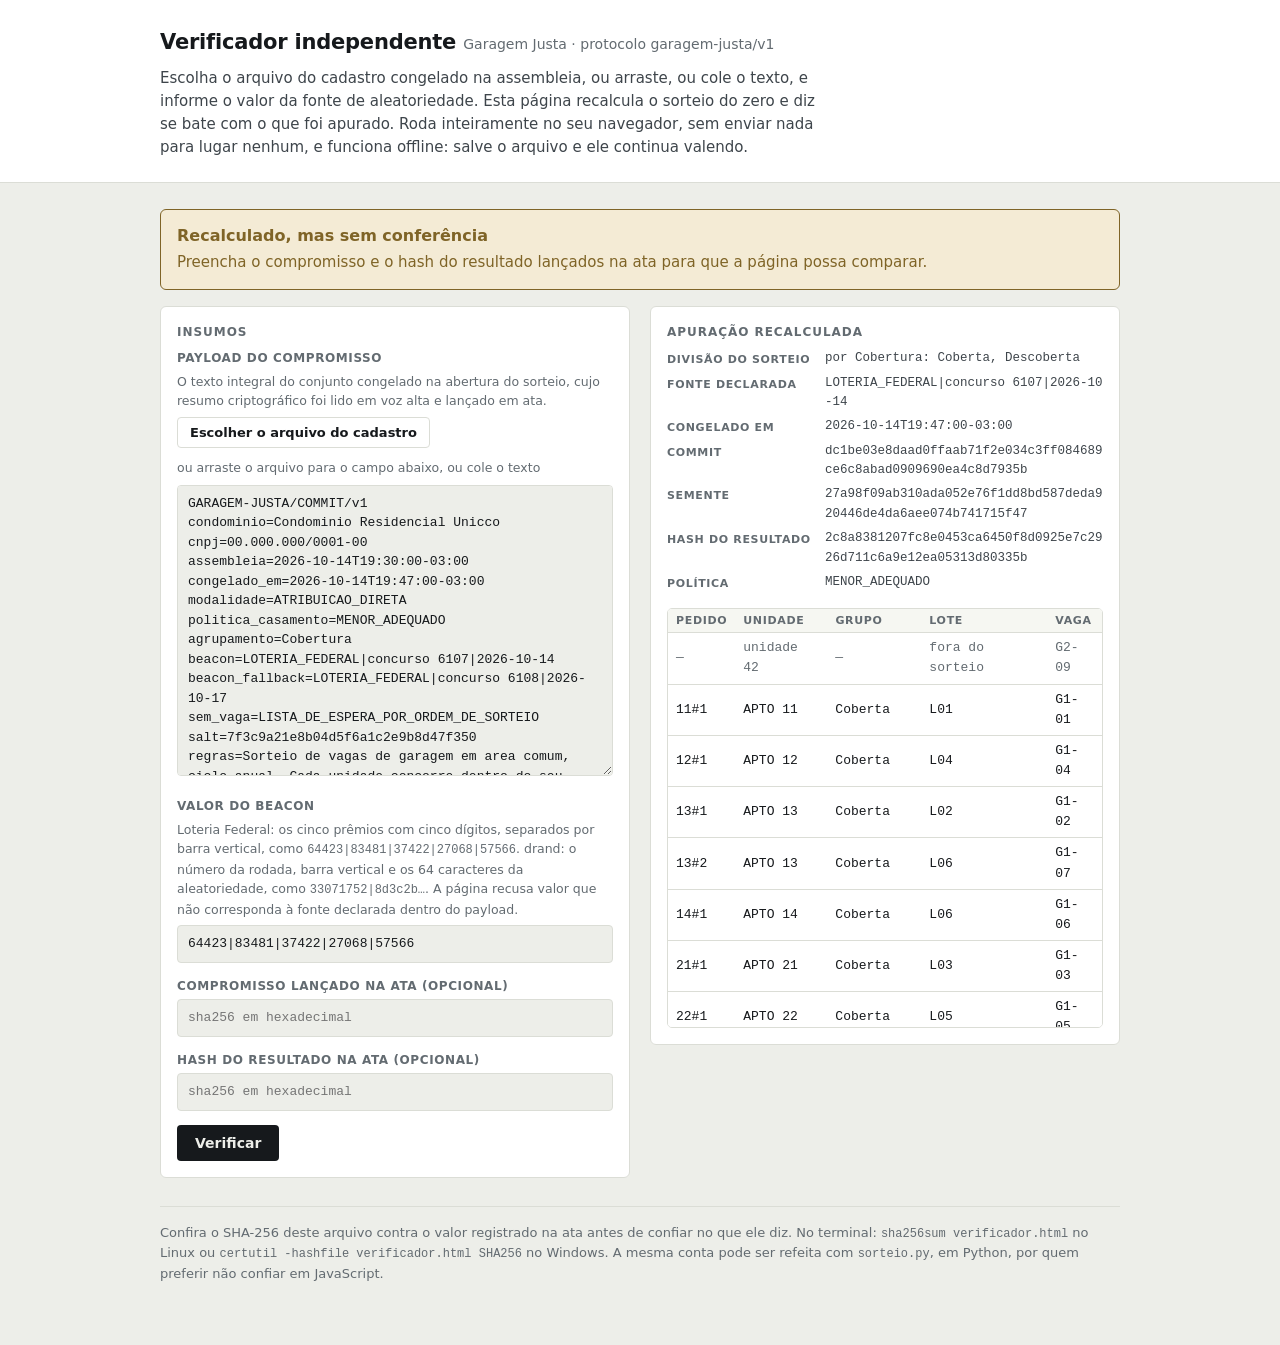
<file: site/verificador.html>
<!doctype html>
<html lang="pt-BR">
<head>
<meta charset="utf-8">
<meta name="viewport" content="width=device-width, initial-scale=1">
<title>Verificador independente — Garagem Justa</title>
<style>
/* Sem fontes externas, sem CDN, sem bundler: este arquivo tem que funcionar
   offline daqui a dez anos, salvo em um pen drive, sem internet nenhuma. */
:root{
  --ground:#edeee9; --panel:#fff; --panel2:#f6f7f2;
  --ink:#16191c; --ink2:#3e454b; --muted:#636b71;
  --rule:#dbddd6; --rule2:#bec2b9;
  --marca:#a8802f; --marca-ink:#7a5c1e;
  --ok:#2c6b4f; --ok-bg:#e2efe8;
  --erro:#9b3128; --erro-bg:#f7e3e0;
  --aviso:#7f6427; --aviso-bg:#f4ebd5;
  --mono:ui-monospace,SFMono-Regular,"SF Mono",Menlo,Consolas,monospace;
  --sans:system-ui,-apple-system,"Segoe UI",Roboto,Helvetica,Arial,sans-serif;
}
@media (prefers-color-scheme:dark){
  :root{
    --ground:#14161a; --panel:#1c1f24; --panel2:#23272d;
    --ink:#f0ede4; --ink2:#c6c3b9; --muted:#939790;
    --rule:#2c3137; --rule2:#3e444b;
    --marca:#d8b45e; --marca-ink:#d8b45e;
    --ok:#6dbe93; --ok-bg:#1a2c22;
    --erro:#dd8077; --erro-bg:#33201d;
    --aviso:#d8b45e; --aviso-bg:#302814;
  }
}
*{box-sizing:border-box}
body{margin:0;background:var(--ground);color:var(--ink);font:15px/1.55 var(--sans)}
.wrap{max-width:1000px;margin:0 auto;padding:0 20px 64px}
header{border-bottom:1px solid var(--rule);background:var(--panel);margin-bottom:26px}
header .wrap{padding-block:26px 22px}
h1{font-size:21px;margin:0 0 4px;letter-spacing:-.01em}
h1 small{font-weight:400;color:var(--muted);font-size:14px;letter-spacing:0}
header p{margin:8px 0 0;color:var(--ink2);max-width:70ch}
h2{font-size:12px;letter-spacing:.08em;text-transform:uppercase;color:var(--muted);margin:0 0 8px}
.cols{display:grid;grid-template-columns:1fr 1fr;gap:20px;align-items:start}
@media (max-width:800px){.cols{grid-template-columns:1fr}}
.card{background:var(--panel);border:1px solid var(--rule);border-radius:6px;padding:16px}
label{display:block;font-size:12px;letter-spacing:.05em;text-transform:uppercase;color:var(--muted);margin:0 0 4px;font-weight:600}
.hint{font-size:12.5px;color:var(--muted);margin:0 0 6px}
textarea,input[type=text]{width:100%;font:13px/1.5 var(--mono);color:var(--ink);background:var(--ground);
  border:1px solid var(--rule);border-radius:4px;padding:8px 10px;resize:vertical}
textarea:focus,input:focus{outline:2px solid var(--marca);outline-offset:1px}
.field{margin-bottom:14px}
.arquivo{display:flex;flex-wrap:wrap;align-items:center;gap:10px;margin:0 0 8px}
.arquivo button{font:600 13px var(--sans);background:var(--panel);color:var(--ink);
  border:1px solid var(--rule);border-radius:4px;padding:7px 12px}
.arquivo button:hover{border-color:var(--marca);background:var(--panel)}
.arquivo .nome{font-size:12.5px;color:var(--muted)}
.arquivo .nome.posto{color:var(--ok)}
textarea.recebendo{outline:2px dashed var(--marca);outline-offset:2px;background:var(--panel)}
button{font:600 14px var(--sans);background:var(--ink);color:var(--ground);border:0;border-radius:4px;
  padding:10px 18px;cursor:pointer}
button:hover{background:var(--ink2)}
button:focus-visible{outline:2px solid var(--marca);outline-offset:2px}
.veredito{border-radius:6px;padding:14px 16px;margin-bottom:16px;border:1px solid transparent;display:none}
.veredito.on{display:block}
.veredito b{display:block;font-size:16px;margin-bottom:3px}
.v-ok{background:var(--ok-bg);border-color:var(--ok);color:var(--ok)}
.v-erro{background:var(--erro-bg);border-color:var(--erro);color:var(--erro)}
.v-aviso{background:var(--aviso-bg);border-color:var(--aviso);color:var(--aviso)}
dl.kv{display:grid;grid-template-columns:auto 1fr;gap:5px 14px;margin:0 0 16px;font-size:13px}
dl.kv dt{font-size:11px;letter-spacing:.06em;text-transform:uppercase;color:var(--muted);font-weight:600;padding-top:2px}
.mono{font-family:var(--mono);font-size:12px}
dl.kv dd{margin:0;font-family:var(--mono);font-size:12.5px;word-break:break-all;color:var(--ink2)}
table{border-collapse:collapse;width:100%;font-size:13px;font-family:var(--mono)}
th,td{text-align:left;padding:5px 8px;border-bottom:1px solid var(--rule)}
th{font:600 11px var(--sans);letter-spacing:.06em;text-transform:uppercase;color:var(--muted);
  background:var(--panel2);position:sticky;top:0}
.rolagem{max-height:420px;overflow:auto;border:1px solid var(--rule);border-radius:5px;background:var(--panel)}
.sem{color:var(--erro)}
.pre{color:var(--muted)}
footer{margin-top:28px;padding-top:16px;border-top:1px solid var(--rule);font-size:13px;color:var(--muted)}
footer code{font-family:var(--mono);font-size:12px}
</style>
</head>
<body>

<header><div class="wrap">
  <h1>Verificador independente <small>Garagem Justa · protocolo garagem-justa/v1</small></h1>
  <p>Escolha o arquivo do cadastro congelado na assembleia, ou arraste, ou cole o texto, e informe o valor da fonte de aleatoriedade.
  Esta página recalcula o sorteio do zero e diz se bate com o que foi apurado.
  Roda inteiramente no seu navegador, sem enviar nada para lugar nenhum, e
  funciona offline: salve o arquivo e ele continua valendo.</p>
</div></header>

<div class="wrap">

  <div id="veredito" class="veredito"></div>

  <div class="cols">
    <div class="card">
      <h2>Insumos</h2>

      <div class="field">
        <label for="payload">Payload do compromisso</label>
        <p class="hint">O texto integral do conjunto congelado na abertura do sorteio,
        cujo resumo criptográfico foi lido em voz alta e lançado em ata.</p>
        <div class="arquivo">
          <input type="file" id="escolher" accept=".txt,text/plain" hidden>
          <button type="button" id="btnArquivo">Escolher o arquivo do cadastro</button>
          <span class="nome" id="nomeArquivo">ou arraste o arquivo para o campo abaixo, ou cole o texto</span>
        </div>
        <textarea id="payload" rows="14" spellcheck="false"></textarea>
      </div>

      <div class="field">
        <label for="beacon">Valor do beacon</label>
        <p class="hint">Loteria Federal: os cinco prêmios com cinco dígitos, separados
        por barra vertical, como <span class="mono">64423|83481|37422|27068|57566</span>.
        drand: o número da rodada, barra vertical e os 64 caracteres da aleatoriedade,
        como <span class="mono">33071752|8d3c2b…</span>. A página recusa valor que não
        corresponda à fonte declarada dentro do payload.</p>
        <input type="text" id="beacon" spellcheck="false" value="64423|83481|37422|27068|57566">
      </div>

      <div class="field">
        <label for="commitEsperado">Compromisso lançado na ata (opcional)</label>
        <input type="text" id="commitEsperado" spellcheck="false" placeholder="sha256 em hexadecimal">
      </div>

      <div class="field">
        <label for="hashEsperado">Hash do resultado na ata (opcional)</label>
        <input type="text" id="hashEsperado" spellcheck="false" placeholder="sha256 em hexadecimal">
      </div>

      <button id="btn" type="button">Verificar</button>
    </div>

    <div class="card">
      <h2>Apuração recalculada</h2>
      <dl class="kv">
        <dt>Divisão do sorteio</dt><dd id="o-agrupamento">-</dd>
        <dt>Fonte declarada</dt><dd id="o-fonte">-</dd>
        <dt>Congelado em</dt><dd id="o-congelado">-</dd>
        <dt>Commit</dt><dd id="o-commit">-</dd>
        <dt>Semente</dt><dd id="o-semente">-</dd>
        <dt>Hash do resultado</dt><dd id="o-hash">-</dd>
        <dt>Política</dt><dd id="o-politica">-</dd>
      </dl>
      <div class="rolagem">
        <table>
          <thead><tr><th>Pedido</th><th>Unidade</th><th>Grupo</th><th>Lote</th><th>Vaga</th></tr></thead>
          <tbody id="o-tabela"></tbody>
        </table>
      </div>
    </div>
  </div>

  <footer>
    Confira o SHA-256 deste arquivo contra o valor registrado na ata antes de
    confiar no que ele diz. No terminal: <code>sha256sum verificador.html</code>
    no Linux ou <code>certutil -hashfile verificador.html SHA256</code> no Windows.
    A mesma conta pode ser refeita com <code>sorteio.py</code>, em Python, por
    quem preferir não confiar em JavaScript.
  </footer>

</div>

<script type="module">
/* ==========================================================================
   Motor de sorteio, embutido aqui de propósito.
   Este arquivo não importa nada de fora e não depende de servidor: é isso que
   o torna verificável de forma independente. É uma cópia fiel de core/sorteio.mjs;
   core/teste.py garante que a versão em Python chega ao mesmo resultado.
   ========================================================================== */
const PROTO = "garagem-justa/v1";
const CABECALHO = "GARAGEM-JUSTA/COMMIT/v1";
const CAMPOS_ORDEM = ["condominio","cnpj","assembleia","congelado_em","modalidade","politica_casamento","agrupamento",
  "beacon","beacon_fallback","sem_vaga","salt","regras"];
const PORTES = { P:1, M:2, G:3 };
const enc = new TextEncoder();

const hex = (b) => Array.from(b, (x) => x.toString(16).padStart(2,"0")).join("");
function concat(...ps){const t=ps.reduce((s,p)=>s+p.length,0);const o=new Uint8Array(t);let f=0;
  for(const p of ps){o.set(p,f);f+=p.length;}return o;}
function u32be(n){const b=new Uint8Array(4);new DataView(b.buffer).setUint32(0,n,false);return b;}
const sha256 = async (b) => new Uint8Array(await crypto.subtle.digest("SHA-256", b));
async function hmac(k,m){const key=await crypto.subtle.importKey("raw",k,{name:"HMAC",hash:"SHA-256"},false,["sign"]);
  return new Uint8Array(await crypto.subtle.sign("HMAC",key,m));}
function cmpBytes(a,b){const A=enc.encode(a),B=enc.encode(b),n=Math.min(A.length,B.length);
  for(let i=0;i<n;i++){if(A[i]!==B[i])return A[i]-B[i];}return A.length-B.length;}

const normalizarEntrada = (t) => t.normalize("NFC").replace(/\r\n?/g,"\n").replace(/\n+$/,"");

const GRUPO_UNICO="GERAL";
const grupoDe = (x) => ((x.grupo||"").trim()===""?GRUPO_UNICO:(x.grupo||"").trim());

function serializePayload(s){
  const L=[CABECALHO];
  for(const c of CAMPOS_ORDEM){
    const v=s.meta[c];
    if(v===undefined||v==="")throw new Error("campo obrigatório ausente: "+c);
    L.push(c+"="+String(v).trim());
  }
  L.push("[DEMANDANTES]");
  for(const d of [...s.demandantes].sort((a,b)=>cmpBytes(a.codigo,b.codigo)))
    L.push(`${d.codigo};${d.rotulo};tickets=${d.tickets};porte=${d.porte};grupo=${grupoDe(d)}`);
  L.push("[LOTES]");
  for(const l of [...s.lotes].sort((a,b)=>cmpBytes(a.codigo,b.codigo)))
    L.push(`${l.codigo};${l.vagas.join("+")};porte=${l.porte};capacidade=${l.capacidade};grupo=${grupoDe(l)}`);
  L.push("[ETIQUETAS]");
  for(const e of [...(s.etiquetas||[])].sort((a,b)=>cmpBytes(a.vaga,b.vaga))){
    const pares=Object.keys(e.valores).sort(cmpBytes).map(f=>`${f}=${e.valores[f]}`);
    if(pares.length) L.push(`${e.vaga};${pares.join(";")}`);
  }
  L.push("[PRE_ATRIBUIDAS]");
  for(const a of [...(s.preAtribuidas||[])].sort((x,y)=>cmpBytes(x.vaga,y.vaga)))
    L.push(`${a.vaga};${a.unidade};${a.motivo}`);
  L.push("[FORA_DO_POOL]");
  for(const f of [...(s.foraDoPool||[])].sort((a,b)=>cmpBytes(a.vaga,b.vaga)))
    L.push(`${f.vaga};${f.motivo}`);
  return L.join("\n").normalize("NFC");
}

function parsePayload(texto){
  const linhas = normalizarEntrada(texto).split("\n");
  if(linhas[0]!==CABECALHO) throw new Error("payload não começa com "+CABECALHO);
  const meta={},demandantes=[],lotes=[],etiquetas=[],preAtribuidas=[],foraDoPool=[];let secao="META";
  for(let i=1;i<linhas.length;i++){
    const L=linhas[i];
    if(L==="") throw new Error(`linha ${i+1}: payload canônico não tem linha em branco`);
    if(L!==L.trim()) throw new Error(`linha ${i+1}: espaço no início ou no fim não é permitido`);
    if(L==="[DEMANDANTES]"){secao="DEMANDANTES";continue;}
    if(L==="[LOTES]"){secao="LOTES";continue;}
    if(L==="[ETIQUETAS]"){secao="ETIQUETAS";continue;}
    if(L==="[PRE_ATRIBUIDAS]"){secao="PRE_ATRIBUIDAS";continue;}
    if(L==="[FORA_DO_POOL]"){secao="FORA_DO_POOL";continue;}
    if(secao==="META"){
      const eq=L.indexOf("="); if(eq<1) throw new Error(`linha ${i+1}: esperado campo=valor`);
      meta[L.slice(0,eq)]=L.slice(eq+1);
    } else if(secao==="DEMANDANTES"){
      const [codigo,rotulo,...r]=L.split(";");const kv=kvp(r,i+1);
      demandantes.push({codigo,rotulo,tickets:inteiro(kv.tickets,"tickets",i+1),
                        porte:porte(kv.porte,i+1),grupo:nome(kv.grupo,"grupo",i+1)});
    } else if(secao==="LOTES"){
      const [codigo,vagas,...r]=L.split(";");const kv=kvp(r,i+1);
      lotes.push({codigo,vagas:vagas.split("+"),porte:porte(kv.porte,i+1),
                  capacidade:inteiro(kv.capacidade,"capacidade",i+1),
                  grupo:nome(kv.grupo,"grupo",i+1)});
    } else if(secao==="ETIQUETAS"){
      const [vaga,...r]=L.split(";");
      if(!vaga||!r.length) throw new Error(`linha ${i+1}: esperado vaga;familia=valor`);
      etiquetas.push({vaga,valores:kvp(r,i+1)});
    } else if(secao==="PRE_ATRIBUIDAS"){
      const p=L.split(";");
      if(p.length<3) throw new Error(`linha ${i+1}: esperado vaga;unidade;motivo`);
      preAtribuidas.push({vaga:p[0],unidade:p[1],motivo:p.slice(2).join(";")});
    } else {
      const idx=L.indexOf(";"); if(idx<1) throw new Error(`linha ${i+1}: esperado vaga;motivo`);
      foraDoPool.push({vaga:L.slice(0,idx),motivo:L.slice(idx+1)});
    }
  }
  for(const c of CAMPOS_ORDEM) if(meta[c]===undefined) throw new Error("campo obrigatório ausente: "+c);
  return {meta,demandantes,lotes,etiquetas,preAtribuidas,foraDoPool};
}
function kvp(ps,n){const kv={};for(const p of ps){const eq=p.indexOf("=");
  if(eq<1)throw new Error(`linha ${n}: esperado chave=valor em "${p}"`);kv[p.slice(0,eq)]=p.slice(eq+1);}return kv;}
function inteiro(v,nome,n){if(!/^[1-9][0-9]*$/.test(v??""))throw new Error(`linha ${n}: ${nome} deve ser inteiro positivo`);return Number(v);}
function porte(v,n){if(!(v in PORTES))throw new Error(`linha ${n}: porte deve ser P, M ou G`);return v;}
function nome(v,campo,n){const t=(v??"").trim();
  if(t==="")throw new Error(`linha ${n}: ${campo} não pode ser vazio`);
  if(/[;=+\[\]]/.test(t))throw new Error(`linha ${n}: ${campo} não pode conter ; = + [ ]`);return t;}

function assertCanonico(t){
  const spec=parsePayload(t);
  if(serializePayload(spec)!==normalizarEntrada(t))
    throw new Error("payload não está na forma canônica (ordem, espaços ou normalização divergem)");
  return spec;
}

function criarPrng(semente){
  let buf=new Uint8Array(0),ctr=0;
  return {async proximos(n){
    while(buf.length<n) buf=concat(buf, await hmac(semente, concat(enc.encode(PROTO+"/prng"),u32be(ctr++))));
    const o=buf.slice(0,n); buf=buf.slice(n); return o;
  }};
}
async function uniforme(prng,n){
  if(n<1) throw new Error("n deve ser >= 1");
  if(n===1) return 0;
  const nbytes=Math.ceil(Math.ceil(Math.log2(n))/8);
  const espaco=2n**BigInt(8*nbytes), limite=(espaco/BigInt(n))*BigInt(n);
  for(;;){
    const b=await prng.proximos(nbytes); let x=0n;
    for(const by of b) x=(x<<8n)|BigInt(by);
    if(x<limite) return Number(x%BigInt(n));
  }
}
async function embaralhar(lista,prng){
  const a=lista.slice();
  for(let i=a.length-1;i>0;i--){const j=await uniforme(prng,i+1);const t=a[i];a[i]=a[j];a[j]=t;}
  return a;
}

function serializarResultado(atrib,sem){
  const L=["GARAGEM-JUSTA/RESULTADO/v1"];
  for(const a of atrib) L.push(`${a.pedido};${a.grupo};${a.lote};${a.vagas.join("+")}`);
  for(const s of sem)  L.push(`${s.pedido};${s.grupo};SEM_VAGA`);
  return L.join("\n");
}

/* Fontes de aleatoriedade admitidas. A fonte é o primeiro segmento do campo
   beacon do payload, e portanto está dentro do compromisso. */
const DRAND={cadeia:"52db9ba70e0cc0f6eaf7803dd07447a1f5477735fd3f661792ba94600c84e971",
             genesis:1692803367, periodo:3};
const FONTES=["LOTERIA_FEDERAL","DRAND_QUICKNET"];

function instanteDaRodada(r){ return (DRAND.genesis + (Number(r)-1)*DRAND.periodo)*1000; }
function urlDaRodada(r){ return `https://api.drand.sh/v2/chains/${DRAND.cadeia}/rounds/${Number(r)}`; }

function fonteDoBeacon(decl){
  const f=String(decl).split("|")[0];
  if(FONTES.indexOf(f)===-1) throw new Error("fonte de aleatoriedade desconhecida: "+f);
  return f;
}
function rodadaDeclarada(decl){
  const p=String(decl).split("|");
  if(p[1]!==DRAND.cadeia) throw new Error("a cadeia citada no beacon não é a quicknet do drand");
  if(!/^[1-9][0-9]*$/.test(p[2]||"")) throw new Error("o beacon do drand deve terminar com o número da rodada");
  return Number(p[2]);
}
function validarBeacon(decl, valor, congeladoEm){
  const fonte=fonteDoBeacon(decl);
  if(fonte==="LOTERIA_FEDERAL"){
    if(!/^[0-9]{5}(\|[0-9]{5}){4}$/.test(valor))
      throw new Error("valor da Loteria Federal fora do formato: cinco prêmios de cinco dígitos");
    return fonte;
  }
  const rodada=rodadaDeclarada(decl);
  if(!/^[1-9][0-9]*\|[0-9a-f]{64}$/.test(valor))
    throw new Error("valor do drand fora do formato: rodada|aleatoriedade");
  if(Number(valor.split("|")[0])!==rodada)
    throw new Error(`a rodada apurada (${valor.split("|")[0]}) não é a rodada do compromisso (${rodada})`);
  const t=Date.parse(congeladoEm);
  if(Number.isNaN(t)) throw new Error("congelado_em não é uma data válida: "+congeladoEm);
  if(instanteDaRodada(rodada)<=t)
    throw new Error("a rodada citada já existia quando o ciclo foi congelado: o compromisso não antecede a aleatoriedade");
  return fonte;
}

async function sortear(payloadTexto, beaconValor){
  const spec=assertCanonico(payloadTexto);
  const fonte=validarBeacon(spec.meta.beacon, beaconValor, spec.meta.congelado_em);
  const C=await sha256(enc.encode(normalizarEntrada(payloadTexto)));
  const semente=await hmac(C, enc.encode(`${PROTO}/seed|${beaconValor}`));
  const prng=criarPrng(semente);

  const pedidos=[];
  for(const d of spec.demandantes)
    for(let k=1;k<=d.tickets;k++)
      pedidos.push({id:`${d.codigo}#${k}`,codigo:d.codigo,rotulo:d.rotulo,
                    porte:d.porte,grupo:grupoDe(d)});
  pedidos.sort((a,b)=>cmpBytes(a.id,b.id));

  const politica=spec.meta.politica_casamento;
  if(politica!=="PRIMEIRO_ELEGIVEL"&&politica!=="MENOR_ADEQUADO")
    throw new Error("politica_casamento desconhecida: "+politica);

  // Um sorteio por grupo, na ordem crescente de bytes do nome do grupo.
  const grupos=[...new Set([...pedidos.map(p=>p.grupo),...spec.lotes.map(grupoDe)])].sort(cmpBytes);

  const atribuicoes=[], semVaga=[], ordemSorteada=[];

  for(const grupo of grupos){
    const pedidosG=pedidos.filter(p=>p.grupo===grupo);
    const lotesG=spec.lotes.filter(l=>grupoDe(l)===grupo);
    const permPedidos=await embaralhar(pedidosG,prng);
    const permLotes=await embaralhar(lotesG,prng);
    for(const p of permPedidos) ordemSorteada.push(p.id);

    const restante=new Map(permLotes.map(l=>[l.codigo,l.capacidade]));

    for(const pedido of permPedidos){
      const livres=permLotes.filter(l=>restante.get(l.codigo)>0 && PORTES[l.porte]>=PORTES[pedido.porte]);
      let esc=null;
      if(livres.length){
        esc = politica==="PRIMEIRO_ELEGIVEL"
          ? livres[0]
          : livres.reduce((m,l)=>PORTES[l.porte]<PORTES[m.porte]?l:m);
      }
      if(!esc){ semVaga.push({pedido:pedido.id,rotulo:pedido.rotulo,porte:pedido.porte,grupo}); continue; }
      const indice=esc.capacidade-restante.get(esc.codigo);
      const vagas = esc.capacidade===esc.vagas.length ? [esc.vagas[indice]] : esc.vagas;
      restante.set(esc.codigo,restante.get(esc.codigo)-1);
      atribuicoes.push({pedido:pedido.id,codigo:pedido.codigo,rotulo:pedido.rotulo,
                        grupo,lote:esc.codigo,vagas});
    }
  }

  const apresentacao=atribuicoes.slice().sort((a,b)=>cmpBytes(a.pedido,b.pedido));
  const texto=serializarResultado(apresentacao,semVaga);
  return {
    commit:hex(C), semente:hex(semente), politica, fonte,
    agrupamento:spec.meta.agrupamento, grupos,
    preAtribuidas:spec.preAtribuidas||[],
    beaconDeclarado:spec.meta.beacon, congeladoEm:spec.meta.congelado_em,
    atribuicoes:apresentacao, semVaga,
    resultadoHash:hex(await sha256(enc.encode(texto))),
  };
}

/* ==========================================================================
   Interface
   ========================================================================== */
const $ = (id) => document.getElementById(id);

const EXEMPLO = `GARAGEM-JUSTA/COMMIT/v1
condominio=Condominio Residencial Unicco
cnpj=00.000.000/0001-00
assembleia=2026-10-14T19:30:00-03:00
congelado_em=2026-10-14T19:47:00-03:00
modalidade=ATRIBUICAO_DIRETA
politica_casamento=MENOR_ADEQUADO
agrupamento=Cobertura
beacon=LOTERIA_FEDERAL|concurso 6107|2026-10-14
beacon_fallback=LOTERIA_FEDERAL|concurso 6108|2026-10-17
sem_vaga=LISTA_DE_ESPERA_POR_ORDEM_DE_SORTEIO
salt=7f3c9a21e8b04d5f6a1c2e9b8d47f350
regras=Sorteio de vagas de garagem em area comum, ciclo anual. Cada unidade concorre dentro do seu grupo de cobertura, na forma da convencao. Vagas acessiveis ficam sob administracao do condominio e fora do pool. Unidade com direito a duas vagas concorre com dois pedidos. Lote duplo comporta duas unidades em vagas presas. Pedido sem lote elegivel entra em lista de espera pela ordem sorteada.
[DEMANDANTES]
11;APTO 11;tickets=1;porte=M;grupo=Coberta
12;APTO 12;tickets=1;porte=P;grupo=Coberta
13;APTO 13;tickets=2;porte=M;grupo=Coberta
14;APTO 14;tickets=1;porte=G;grupo=Coberta
21;APTO 21;tickets=1;porte=M;grupo=Coberta
22;APTO 22;tickets=1;porte=M;grupo=Coberta
23;APTO 23;tickets=1;porte=P;grupo=Coberta
24;APTO 24;tickets=2;porte=M;grupo=Coberta
31;APTO 31;tickets=1;porte=G;grupo=Descoberta
32;APTO 32;tickets=1;porte=M;grupo=Descoberta
33;APTO 33;tickets=1;porte=M;grupo=Descoberta
34;APTO 34;tickets=1;porte=P;grupo=Descoberta
41;APTO 41;tickets=1;porte=M;grupo=Descoberta
42;APTO 42;tickets=1;porte=G;grupo=Descoberta
43;APTO 43;tickets=1;porte=M;grupo=Descoberta
44;APTO 44;tickets=1;porte=M;grupo=Descoberta
[LOTES]
L01;G1-01;porte=M;capacidade=1;grupo=Coberta
L02;G1-02;porte=M;capacidade=1;grupo=Coberta
L03;G1-03;porte=G;capacidade=1;grupo=Coberta
L04;G1-04;porte=P;capacidade=1;grupo=Coberta
L05;G1-05;porte=M;capacidade=1;grupo=Coberta
L06;G1-06+G1-07;porte=G;capacidade=2;grupo=Coberta
L07;G1-08;porte=M;capacidade=1;grupo=Coberta
L08;G1-09;porte=M;capacidade=1;grupo=Coberta
L09;G1-10;porte=P;capacidade=1;grupo=Coberta
L10;G2-01;porte=G;capacidade=1;grupo=Descoberta
L11;G2-02;porte=G;capacidade=1;grupo=Descoberta
L12;G2-03+G2-04;porte=M;capacidade=2;grupo=Descoberta
L13;G2-05;porte=M;capacidade=1;grupo=Descoberta
L14;G2-06;porte=P;capacidade=1;grupo=Descoberta
L15;G2-07;porte=M;capacidade=1;grupo=Descoberta
L16;G2-08;porte=M;capacidade=1;grupo=Descoberta
[ETIQUETAS]
G1-01;Cobertura=Coberta;Nivel=Subsolo
G1-02;Cobertura=Coberta;Nivel=Subsolo
G1-03;Cobertura=Coberta;Nivel=Subsolo
G1-04;Cobertura=Coberta;Nivel=Subsolo
G1-05;Cobertura=Coberta;Nivel=Subsolo
G1-06;Cobertura=Coberta;Nivel=Subsolo
G1-07;Cobertura=Coberta;Nivel=Subsolo
G1-08;Cobertura=Coberta;Nivel=Subsolo
G1-09;Cobertura=Coberta;Nivel=Subsolo
G1-10;Cobertura=Coberta;Nivel=Subsolo
G1-11;Cobertura=Coberta;Nivel=Subsolo
G1-12;Cobertura=Coberta;Nivel=Subsolo
G2-01;Cobertura=Descoberta;Nivel=Patio
G2-02;Cobertura=Descoberta;Nivel=Patio
G2-03;Cobertura=Descoberta;Nivel=Patio
G2-04;Cobertura=Descoberta;Nivel=Patio
G2-05;Cobertura=Descoberta;Nivel=Patio
G2-06;Cobertura=Descoberta;Nivel=Patio
G2-07;Cobertura=Descoberta;Nivel=Patio
G2-08;Cobertura=Descoberta;Nivel=Patio
G2-09;Cobertura=Descoberta;Nivel=Patio
[PRE_ATRIBUIDAS]
G2-09;42;Vaga contigua a rampa destinada a unidade 42 por laudo medico apresentado, deliberado em AGE de 12/09/2026
[FORA_DO_POOL]
G1-11;Vaga acessivel, Decreto 9.451/2018 art. 8 par. 3, sob administracao do condominio
G1-12;Vaga acessivel adicional aprovada em AGE, ata de 12/09/2026`;

function veredito(classe, titulo, texto){
  const el=$("veredito");
  el.className="veredito on "+classe;
  el.innerHTML="";
  const b=document.createElement("b"); b.textContent=titulo;
  const s=document.createElement("span"); s.textContent=texto;
  el.appendChild(b); el.appendChild(s);
}

async function verificar(){
  try{
    const r = await sortear($("payload").value, $("beacon").value.trim());

    $("o-agrupamento").textContent = (r.agrupamento && r.agrupamento !== "NENHUM")
      ? "por " + r.agrupamento + ": " + r.grupos.join(", ")
      : "nenhuma, todas as unidades concorreram a todas as vagas";
    $("o-fonte").textContent   = r.beaconDeclarado;
    $("o-congelado").textContent = r.congeladoEm;
    $("o-commit").textContent  = r.commit;
    $("o-semente").textContent = r.semente;
    $("o-hash").textContent    = r.resultadoHash;
    $("o-politica").textContent= r.politica;

    const tb=$("o-tabela"); tb.textContent="";
    function linha(classe, celulas){
      const tr=document.createElement("tr"); if(classe) tr.className=classe;
      for(const v of celulas){ const td=document.createElement("td"); td.textContent=v; tr.appendChild(td); }
      tb.appendChild(tr);
    }
    for(const a of r.preAtribuidas)
      linha("pre", ["—", "unidade "+a.unidade, "—", "fora do sorteio", a.vaga]);
    for(const a of r.atribuicoes)
      linha("", [a.pedido, a.rotulo, a.grupo, a.lote, a.vagas.join(" + ")]);
    for(const s of r.semVaga)
      linha("sem", [s.pedido, s.rotulo, s.grupo, "SEM VAGA", "lista de espera"]);

    const cEsp=$("commitEsperado").value.trim().toLowerCase();
    const hEsp=$("hashEsperado").value.trim().toLowerCase();

    if(!cEsp && !hEsp){
      veredito("v-aviso","Recalculado, mas sem conferência",
        "Preencha o compromisso e o hash do resultado lançados na ata para que a página possa comparar.");
      return;
    }
    const erros=[];
    if(cEsp && cEsp!==r.commit) erros.push("o compromisso não confere com o lançado na ata");
    if(hEsp && hEsp!==r.resultadoHash) erros.push("o resultado não confere com o registrado na ata");

    if(erros.length){
      veredito("v-erro","NÃO CONFERE", erros.join("; ") + ".");
    }else{
      veredito("v-ok","CONFERE",
        "O resultado recalculado é idêntico ao apurado na assembleia, a partir dos mesmos insumos públicos.");
    }
  }catch(e){
    veredito("v-erro","Erro na verificação", e.message);
  }
}

/* ----------------------------------------------------------------------------
 * Arquivo em vez de copiar e colar.
 *
 * O payload tem centenas de linhas. Pedir que o condômino abra o .txt, selecione
 * tudo e cole é atrito suficiente para ele desistir de conferir, e conferência
 * que ninguém faz não prova nada. O arquivo é lido aqui mesmo, pelo navegador:
 * nada sobe para lugar nenhum, e a página continua funcionando offline.
 * ------------------------------------------------------------------------- */

function receberArquivo(f){
  if(!f) return;
  const fr = new FileReader();
  fr.onload = () => {
    $("payload").value = String(fr.result);
    const n = $("nomeArquivo");
    n.textContent = f.name + " carregado";
    n.className = "nome posto";
    verificar();
  };
  fr.onerror = () => {
    const n = $("nomeArquivo");
    n.textContent = "não consegui ler esse arquivo";
    n.className = "nome";
  };
  fr.readAsText(f, "utf-8");
}

$("btnArquivo").addEventListener("click", () => $("escolher").click());
$("escolher").addEventListener("change", (e) => {
  receberArquivo(e.target.files && e.target.files[0]);
  e.target.value = "";
});

const zona = $("payload");
for(const evento of ["dragenter","dragover"]){
  zona.addEventListener(evento, (e) => {
    e.preventDefault();
    zona.classList.add("recebendo");
  });
}
for(const evento of ["dragleave","dragend","drop"]){
  zona.addEventListener(evento, () => zona.classList.remove("recebendo"));
}
zona.addEventListener("drop", (e) => {
  e.preventDefault();
  const f = e.dataTransfer && e.dataTransfer.files && e.dataTransfer.files[0];
  if(f) receberArquivo(f);
});

$("payload").value = EXEMPLO;
$("btn").addEventListener("click", verificar);
for(const id of ["payload","beacon","commitEsperado","hashEsperado"])
  $(id).addEventListener("input", verificar);
verificar();
</script>
</body>
</html>
</file>
<file: app/app.css>
/* Garagem Justa - folha de estilo da aplicação
   Sem fontes externas e sem CDN: a aplicação precisa abrir por file://,
   offline, no notebook do salão de festas. Por isso a tipografia é a do
   próprio sistema operacional, e não uma fonte baixada.

   Paleta: Grafite e Latão no claro, Noite e Marfim no escuro. São a mesma
   família em dois contextos: a mesa da administradora sob luz de escritório,
   e o telão do salão de festas com a luz apagada. O navegador troca sozinho
   conforme o tema da máquina, sem seletor nenhum. */

:root{
  --ground:#edeee9; --panel:#ffffff; --panel2:#f6f7f2; --panel3:#e4e6df;
  --ink:#16191c; --ink2:#3e454b; --muted:#636b71;
  --rule:#dbddd6; --rule2:#bec2b9;
  --marca:#a8802f; --marca-suave:#efe4c8; --marca-ink:#7a5c1e;
  --ok:#2c6b4f; --ok-bg:#e2efe8;
  --aviso:#7f6427; --aviso-bg:#f4ebd5;
  --erro:#9b3128; --erro-bg:#f7e3e0;
  --sombra:0 1px 2px rgba(22,25,28,.06),0 10px 26px -18px rgba(22,25,28,.3);
  --mono:ui-monospace,SFMono-Regular,"SF Mono",Menlo,Consolas,monospace;
  --sans:system-ui,-apple-system,"Segoe UI",Roboto,Helvetica,Arial,sans-serif;
}
@media (prefers-color-scheme:dark){
  :root{
    --ground:#14161a; --panel:#1c1f24; --panel2:#23272d; --panel3:#2c3137;
    --ink:#f0ede4; --ink2:#c6c3b9; --muted:#939790;
    --rule:#2c3137; --rule2:#3e444b;
    --marca:#d8b45e; --marca-suave:#3a2f14; --marca-ink:#d8b45e;
    --ok:#6dbe93; --ok-bg:#1a2c22;
    --aviso:#d8b45e; --aviso-bg:#302814;
    --erro:#dd8077; --erro-bg:#33201d;
    --sombra:0 1px 2px rgba(0,0,0,.4),0 12px 30px -20px #000;
  }
}

*{box-sizing:border-box}
html,body{height:100%}
body{margin:0;background:var(--ground);color:var(--ink);font:15px/1.5 var(--sans);
  -webkit-font-smoothing:antialiased}
button,input,select,textarea{font:inherit;color:inherit}

/* ---------- estrutura ---------- */
.faixa{height:6px;background:repeating-linear-gradient(115deg,var(--marca) 0 10px,transparent 10px 22px)}
header.topo{background:var(--panel);border-bottom:1px solid var(--rule)}
.topo-in{max-width:1400px;margin:0 auto;padding:12px 20px;display:flex;gap:16px;align-items:center;flex-wrap:wrap}
.marca{font-weight:700;letter-spacing:-.01em;font-size:17px;white-space:nowrap}
.marca span{color:var(--muted);font-weight:400;font-size:12px;margin-left:8px;letter-spacing:.04em}
.topo-acoes{margin-left:auto;display:flex;gap:8px;flex-wrap:wrap}
.ident{font-size:13px;color:var(--muted);border-left:2px solid var(--marca);padding-left:10px;max-width:40ch;
  overflow:hidden;text-overflow:ellipsis;white-space:nowrap}

nav.abas{background:var(--panel2);border-bottom:1px solid var(--rule);position:sticky;top:0;z-index:30}
nav.abas ul{max-width:1400px;margin:0 auto;padding:0 12px;list-style:none;display:flex;gap:2px;overflow-x:auto}
nav.abas button{background:none;border:0;border-bottom:2px solid transparent;padding:11px 14px;
  font-size:13.5px;font-weight:500;color:var(--muted);cursor:pointer;white-space:nowrap}
nav.abas button:hover{color:var(--ink)}
nav.abas button[aria-current="true"]{color:var(--ink);border-bottom-color:var(--marca)}
nav.abas .selo{display:inline-block;min-width:18px;padding:0 5px;margin-left:6px;border-radius:9px;
  font:600 11px var(--sans);line-height:17px;text-align:center;background:var(--panel3);color:var(--muted)}
nav.abas .selo.erro{background:var(--erro-bg);color:var(--erro)}
nav.abas .selo.aviso{background:var(--aviso-bg);color:var(--aviso)}

main{max-width:1400px;margin:0 auto;padding:22px 20px 80px}
section.aba{display:none}
section.aba.ativa{display:block}
h2{font-size:19px;margin:0 0 4px;letter-spacing:-.01em}
h3{font-size:14px;margin:22px 0 8px;letter-spacing:.03em;text-transform:uppercase;color:var(--muted)}
.sub{color:var(--ink2);margin:0 0 18px;max-width:78ch}
.linha{display:flex;gap:10px;flex-wrap:wrap;align-items:flex-end;margin-bottom:14px}

/* ---------- controles ---------- */
label{display:block;font-size:11.5px;letter-spacing:.05em;text-transform:uppercase;color:var(--muted);
  font-weight:600;margin:0 0 4px}
input[type=text],input[type=number],input[type=datetime-local],select,textarea{
  width:100%;background:var(--ground);border:1px solid var(--rule);border-radius:4px;padding:7px 9px}
textarea{font:13px/1.5 var(--mono);resize:vertical}
input:focus,select:focus,textarea:focus{outline:2px solid var(--marca);outline-offset:1px;border-color:transparent}
.campo{min-width:180px;flex:1}
.campo.g{flex:3}
.campo.p{flex:0 0 120px;min-width:120px}

button.b{background:var(--ink);color:var(--ground);border:0;border-radius:4px;padding:8px 14px;
  font-weight:600;font-size:13.5px;cursor:pointer;white-space:nowrap}
button.b:hover{background:var(--ink2)}
button.b.sec{background:var(--panel);color:var(--ink);border:1px solid var(--rule2)}
button.b.sec:hover{background:var(--panel3)}
button.b.perigo{background:var(--erro);color:#fff}
button.b:disabled{opacity:.45;cursor:not-allowed}
button.b:focus-visible{outline:2px solid var(--marca);outline-offset:2px}
button.mini{background:none;border:1px solid var(--rule2);border-radius:4px;padding:2px 7px;
  font-size:12px;cursor:pointer;color:var(--ink2)}
button.mini:hover{background:var(--panel3)}

/* ---------- cartões e avisos ---------- */
.cartao{background:var(--panel);border:1px solid var(--rule);border-radius:6px;padding:16px;margin-bottom:16px}
.grade{display:grid;gap:14px;grid-template-columns:repeat(auto-fit,minmax(230px,1fr))}
.nota{border-left:3px solid var(--marca);background:var(--panel);padding:12px 14px;border-radius:0 5px 5px 0;
  margin:14px 0;font-size:14px;color:var(--ink2);max-width:80ch}
.nota.erro{border-left-color:var(--erro)}
.nota b{color:var(--ink)}

.selo{display:inline-block;padding:2px 7px;border-radius:3px;font:600 11px var(--sans);
  letter-spacing:.05em;text-transform:uppercase}
.s-ok{background:var(--ok-bg);color:var(--ok)}
.s-aviso{background:var(--aviso-bg);color:var(--aviso)}
.s-erro{background:var(--erro-bg);color:var(--erro)}
.s-neutro{background:var(--panel3);color:var(--muted)}

/* ---------- tabelas ---------- */
.rolagem{overflow:auto;max-height:62vh;border:1px solid var(--rule);border-radius:6px;background:var(--panel)}
table{border-collapse:separate;border-spacing:0;width:100%;font-size:13.5px}
th,td{text-align:left;padding:5px 8px;border-bottom:1px solid var(--rule);vertical-align:middle}
thead th{position:sticky;top:0;z-index:2;background:var(--panel2);font:600 11px var(--sans);
  letter-spacing:.05em;text-transform:uppercase;color:var(--muted);white-space:nowrap;
  box-shadow:inset 0 -1px 0 var(--rule)}
tbody tr:hover{background:var(--panel2)}
td input[type=text],td input[type=number],td select{padding:3px 6px;border-color:transparent;background:transparent}
td input:hover,td select:hover{border-color:var(--rule)}
td input:focus,td select:focus{background:var(--ground)}
td.num{font-family:var(--mono);font-variant-numeric:tabular-nums}
tr.bloqueada{background:var(--erro-bg)}
tr.bloqueada:hover{background:var(--erro-bg)}
tr.fora{color:var(--muted)}
.vazio{padding:26px;text-align:center;color:var(--muted);font-size:14px}

/* ---------- conferência ---------- */
.checklist{display:grid;gap:0}
.checklist .item{display:grid;grid-template-columns:96px 1fr;gap:14px;padding:11px 0;border-top:1px solid var(--rule)}
.checklist .item:first-child{border-top:0}
.checklist .item p{margin:3px 0 0;font-size:13.5px;color:var(--ink2)}
.checklist .item b{font-size:14px}
.checklist ul{margin:6px 0 0;padding-left:18px;font-size:13px;color:var(--ink2)}

dl.kv{display:grid;grid-template-columns:auto 1fr;gap:5px 14px;margin:0;font-size:13px}
dl.kv dt{font:600 11px var(--sans);letter-spacing:.05em;text-transform:uppercase;color:var(--muted);padding-top:2px}
dl.kv dd{margin:0;font-family:var(--mono);font-size:12.5px;word-break:break-all;color:var(--ink2)}

/* painel da fonte drand: a lista de dados precisa respirar antes do campo */
#s-drand dl.kv{margin-bottom:16px}
#s-drand .campo.p label{visibility:hidden}

/* ---------- apresentação (telão) ---------- */
#apresentacao{position:fixed;inset:0;background:var(--ground);z-index:100;display:none;
  flex-direction:column;padding:28px 34px}
#apresentacao.on{display:flex}
#apresentacao .ap-topo{display:flex;align-items:flex-end;gap:26px;border-bottom:2px solid var(--marca);padding-bottom:16px}
#apresentacao .ap-sobre{font-size:12px;font-weight:600;letter-spacing:.16em;text-transform:uppercase;color:var(--muted)}
#apresentacao .ap-cond{font-size:clamp(15px,1.3vw,19px);color:var(--ink2);margin-top:3px}
#apresentacao h2{font-size:clamp(24px,3.1vw,44px);margin:6px 0 0;letter-spacing:-.015em;line-height:1.05}
#apresentacao .ap-meta{margin-left:auto;text-align:right;font-size:13px;line-height:2;color:var(--muted);font-family:var(--mono)}
#apresentacao .ap-meta b{color:var(--ink2);font-weight:400}
#apresentacao .ap-corpo{flex:1;overflow:auto;margin-top:18px}
#apresentacao .ap-rodape{display:flex;gap:10px;align-items:center;padding-top:14px;border-top:1px solid var(--rule)}
#ap-lista{display:grid;grid-template-columns:repeat(auto-fill,minmax(320px,1fr));gap:14px;align-content:start}
.cartao-sorteio{background:var(--panel);border:1px solid var(--rule);border-left:4px solid var(--marca);
  border-radius:6px;padding:15px 18px;display:flex;flex-wrap:wrap;align-items:baseline;gap:6px 14px;min-height:64px}
.cartao-sorteio .un{flex:1 1 auto;min-width:0}
.cartao-sorteio .un{font-weight:700;font-size:clamp(16px,1.7vw,22px);letter-spacing:-.01em}
.cartao-sorteio .vg{margin-left:auto;flex:none;font-family:var(--mono);font-size:clamp(16px,1.7vw,22px);color:var(--marca-ink);font-weight:500}
/* grupo do sorteio numa linha própria: no telão o nome da unidade nunca pode
   ser cortado, então a etiqueta desce em vez de disputar espaço com ele */
.cartao-sorteio .gr{order:9;flex-basis:100%;margin:0;font:600 11px var(--sans);
  letter-spacing:.08em;text-transform:uppercase;color:var(--muted)}
.campo.busca{flex:1;min-width:220px;max-width:420px;margin-left:auto}
.campo.busca input{margin:0}
select.divergente{border-color:var(--aviso-borda,var(--marca));box-shadow:inset 0 0 0 1px var(--marca)}
.cartao-sorteio.sem{border-left-color:var(--erro)}
.cartao-sorteio.sem .vg{color:var(--erro)}
.progresso{font-family:var(--mono);font-size:15px;color:var(--muted)}

/* ---------- diversos ---------- */
.mono{font-family:var(--mono);font-size:12.5px;word-break:break-all}
.oculto{display:none!important}
footer.rodape{max-width:1400px;margin:0 auto;padding:0 20px 40px;color:var(--muted);font-size:12.5px}
#aviso-flutuante{position:fixed;left:50%;bottom:22px;transform:translateX(-50%);z-index:200;
  background:var(--ink);color:var(--ground);padding:10px 16px;border-radius:5px;font-size:14px;
  box-shadow:var(--sombra);display:none}
#aviso-flutuante.on{display:block}

@media (max-width:700px){
  .campo{flex:1 1 100%}
  .topo-acoes{width:100%}
  .ident{display:none}
}
@media (prefers-reduced-motion:reduce){*{transition:none!important;animation:none!important}}
</file>
